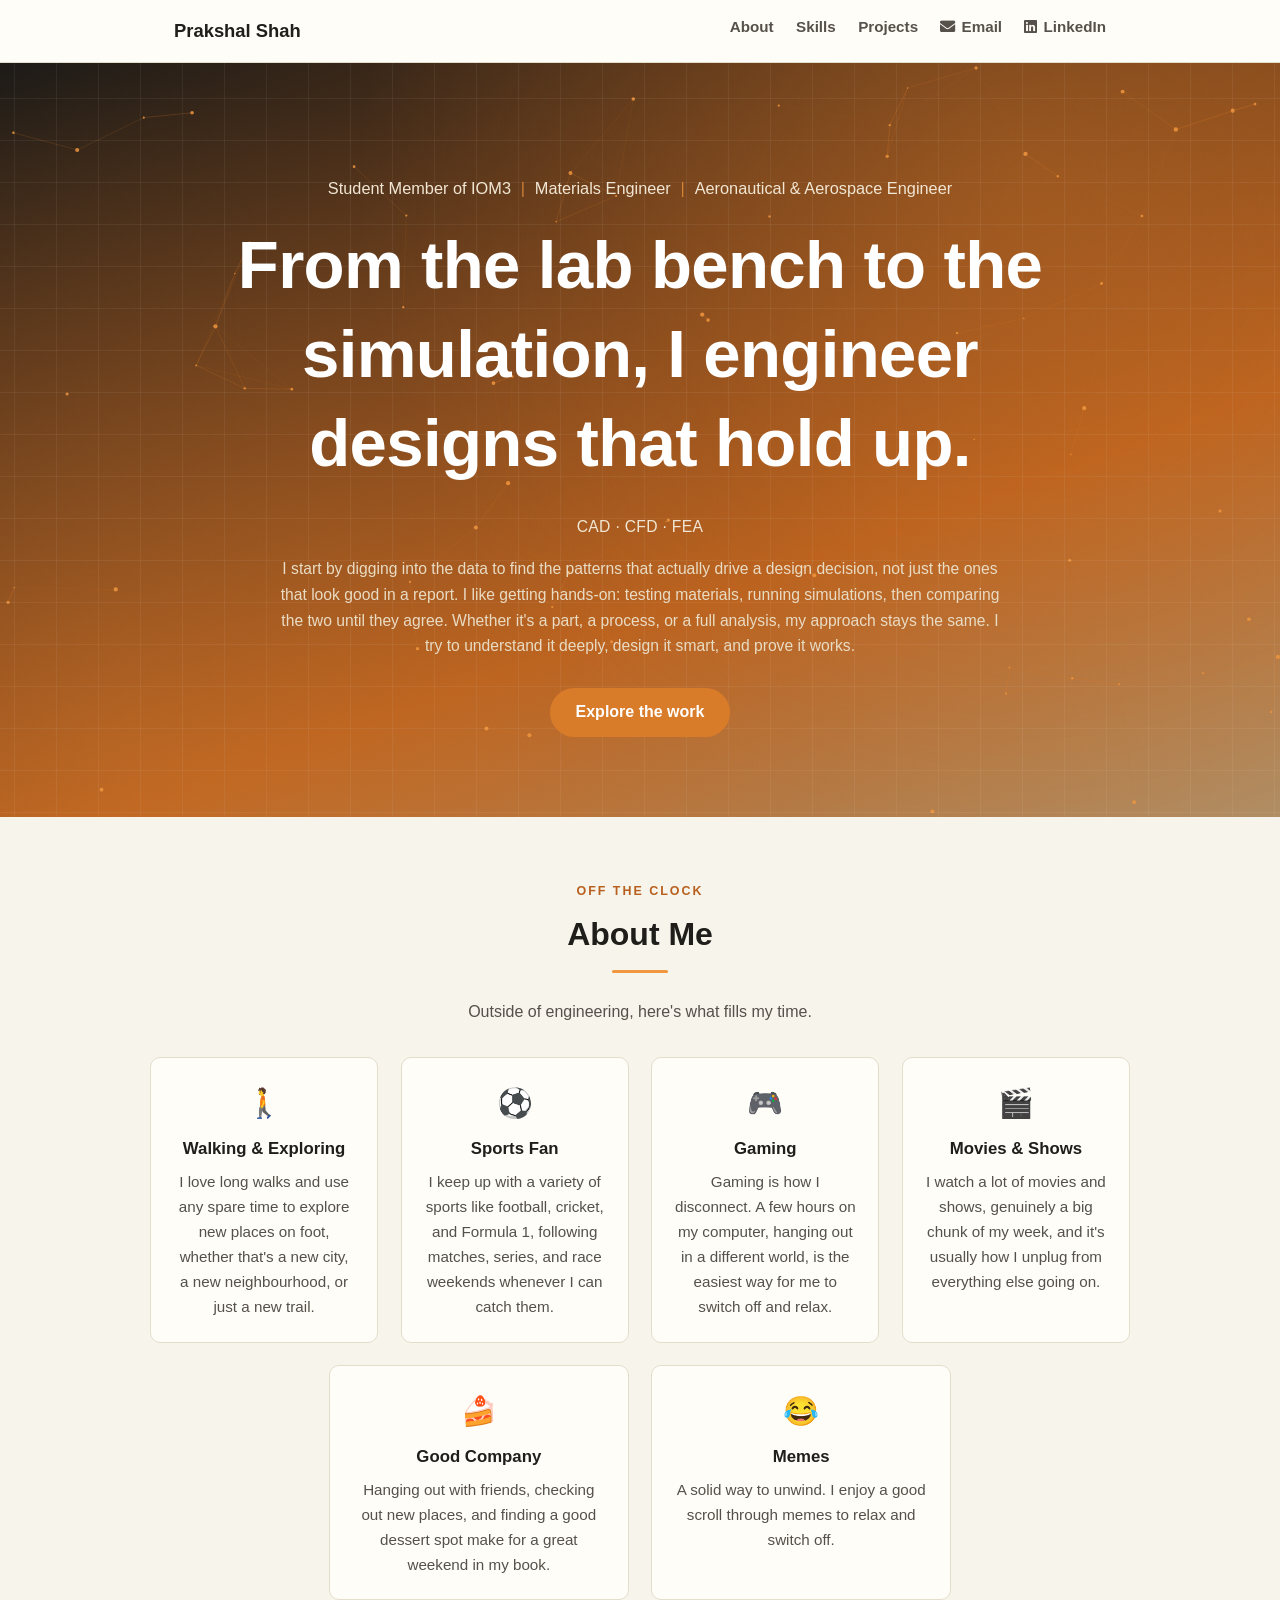
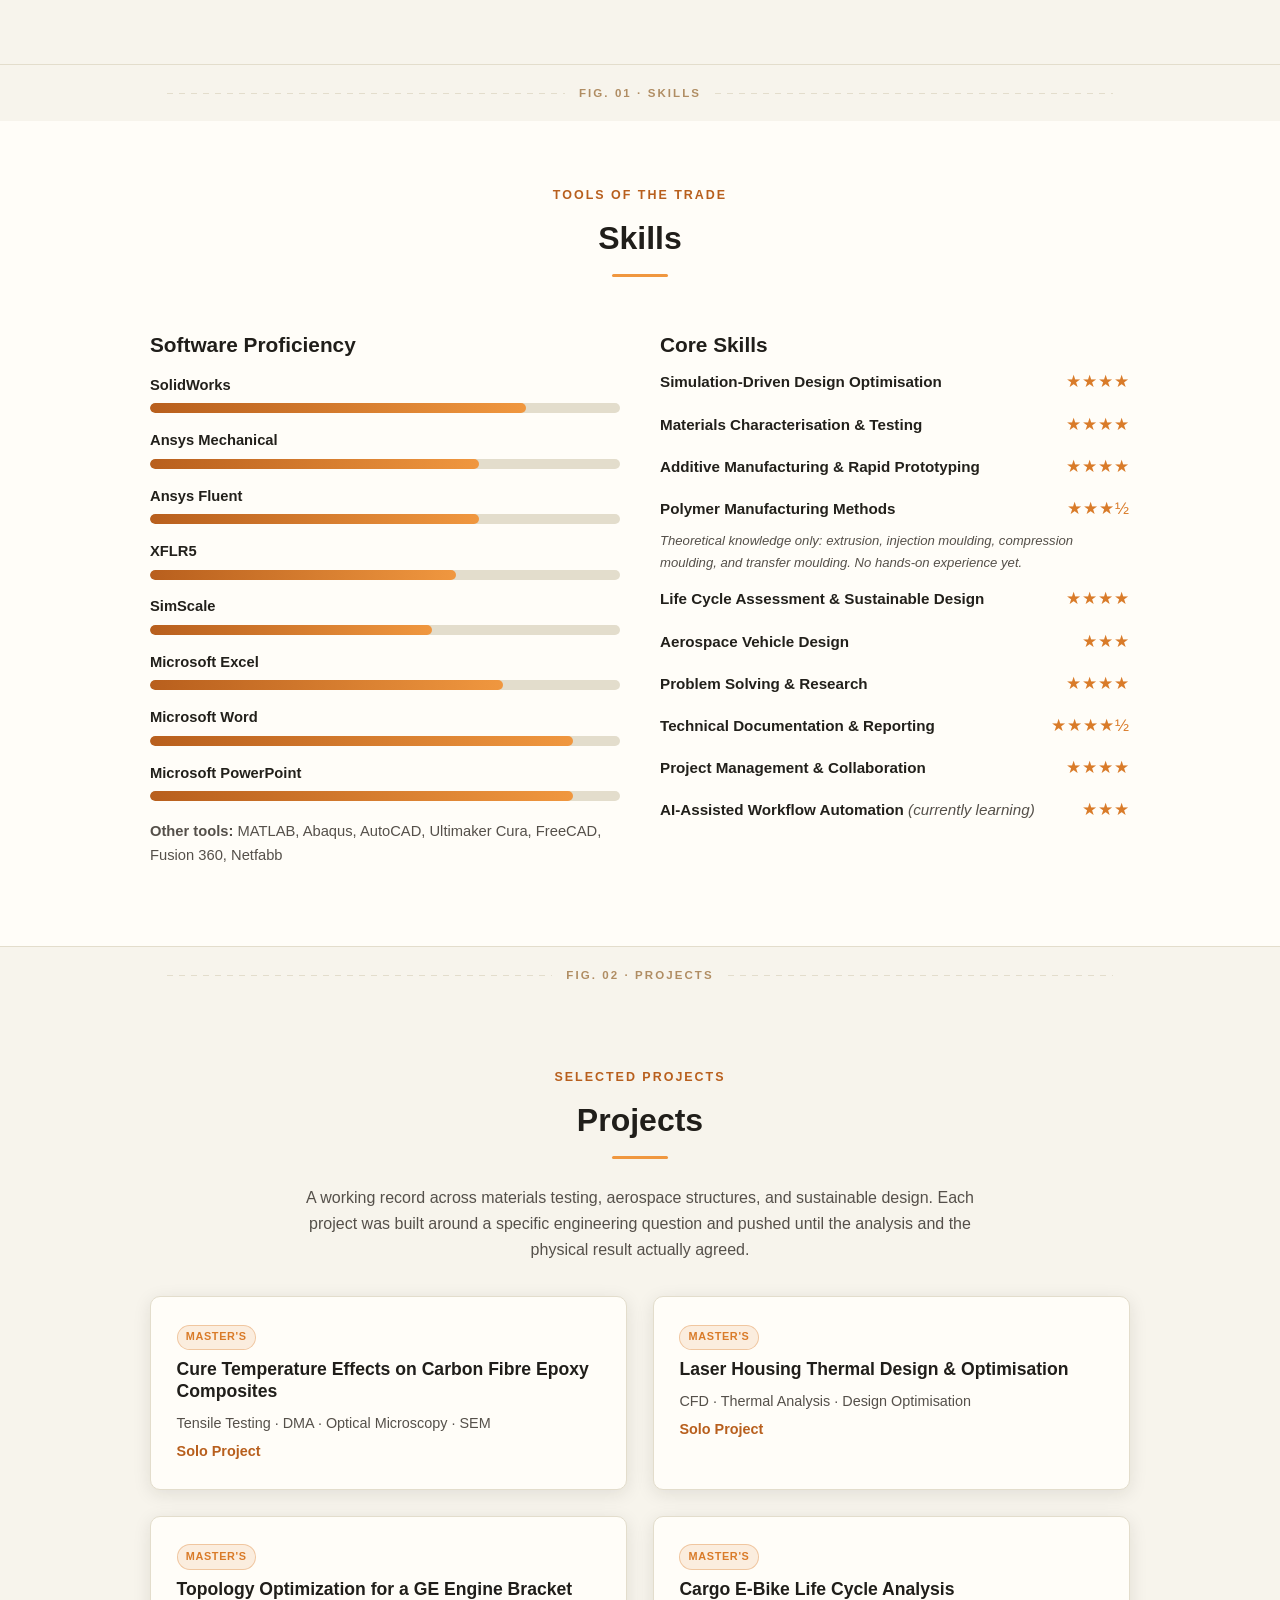
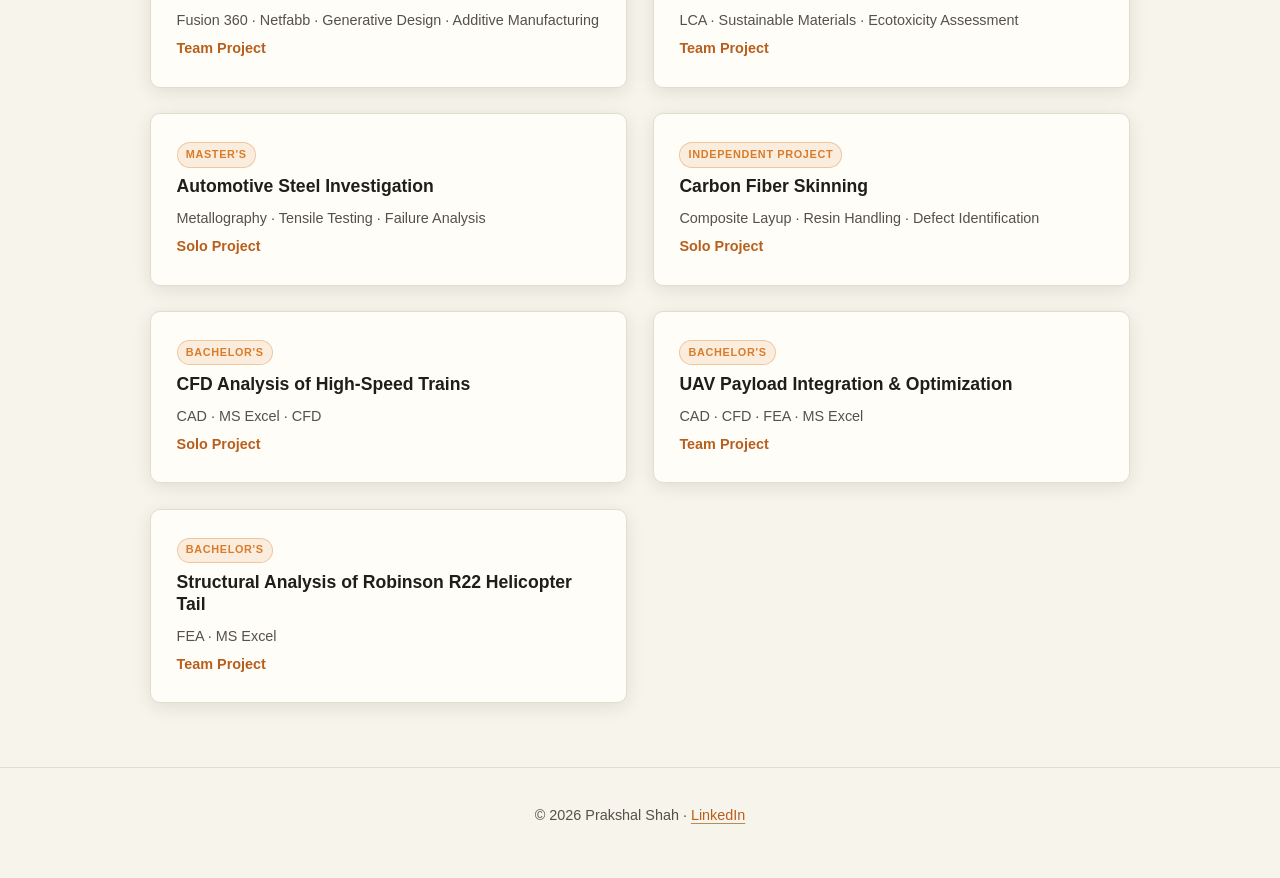
<file: index.html>
<!DOCTYPE html>
<html lang="en">
 
<head>
  <meta charset="utf-8" />
  <title>Prakshal Shah | Materials &amp; Design Engineer</title>
  <meta name="description" content="Prakshal Shah, Materials &amp; Aeronautical Engineering portfolio. CAD, CFD, and FEA design-engineering work spanning aerospace, automotive, and sustainable design." />
  <meta name="viewport" content="width=device-width, initial-scale=1" />
  <meta property="og:title" content="Prakshal Shah | Materials & Design Engineer" />
  <meta property="og:description" content="CAD / CFD / FEA engineering portfolio for aerospace, automotive, and sustainable design projects." />
  <meta property="og:type" content="website" />
  <link rel="stylesheet" href="assets/css/fontawesome-all.min.css" />
  <link rel="stylesheet" href="assets/css/style.css" />
</head>
 
<body>
  <a class="skip-link" href="#main">Skip to content</a>
  <div class="grain-overlay" aria-hidden="true"></div>
 
  <header id="header">
    <div class="header-inner">
      <a href="index.html" class="logo">Prakshal Shah</a>
      <nav id="nav" aria-label="Primary">
        <ul class="links">
          <li><a href="#about">About</a></li>
          <li><a href="#skills">Skills</a></li>
          <li><a href="#projects">Projects</a></li>
          <li>
            <a class="icon-link" href="mailto:prakshal196@gmail.com">
              <i class="fas fa-envelope" aria-hidden="true"></i>
              <span>Email</span>
            </a>
          </li>
          <li>
            <a class="icon-link" href="https://www.linkedin.com/in/prakshal-shah/" target="_blank" rel="noopener">
              <i class="fab fa-linkedin" aria-hidden="true"></i>
              <span>LinkedIn</span>
            </a>
          </li>
        </ul>
      </nav>
    </div>
  </header>
 
  <div id="intro">
    <div class="hero-canvas-wrap" aria-hidden="true">
      <div class="blueprint-grid" data-parallax></div>
      <canvas id="hero-canvas"></canvas>
    </div>
    <div class="hero-content">
      <p class="identity-line">
        <span>Student Member of IOM3</span><span class="sep">|</span><span>Materials Engineer</span><span class="sep">|</span><span>Aeronautical &amp; Aerospace Engineer</span>
      </p>
      <h1>
        <span class="word-mask"><span class="word" style="animation-delay:0ms;">From</span></span>
        <span class="word-mask"><span class="word" style="animation-delay:50ms;">the</span></span>
        <span class="word-mask"><span class="word" style="animation-delay:100ms;">lab</span></span>
        <span class="word-mask"><span class="word" style="animation-delay:150ms;">bench</span></span>
        <span class="word-mask"><span class="word" style="animation-delay:200ms;">to</span></span>
        <span class="word-mask"><span class="word" style="animation-delay:250ms;">the</span></span>
        <span class="word-mask"><span class="word" style="animation-delay:300ms;">simulation,</span></span>
        <span class="word-mask"><span class="word" style="animation-delay:350ms;">I</span></span>
        <span class="word-mask"><span class="word" style="animation-delay:400ms;">engineer</span></span>
        <span class="word-mask"><span class="word" style="animation-delay:450ms;">designs</span></span>
        <span class="word-mask"><span class="word" style="animation-delay:500ms;">that</span></span>
        <span class="word-mask"><span class="word" style="animation-delay:550ms;">hold</span></span>
        <span class="word-mask"><span class="word" style="animation-delay:600ms;">up.</span></span>
      </h1>
      <p class="tech-line">CAD · CFD · FEA</p>
      <p class="tagline">
        I start by digging into the data to find the patterns that actually drive a design
        decision, not just the ones that look good in a report. I like getting hands-on:
        testing materials, running simulations, then comparing the two until they agree.
        Whether it's a part, a process, or a full analysis, my approach stays the same.
        I try to understand it deeply, design it smart, and prove it works.
      </p>
      <a href="#about" class="button">Explore the work</a>
    </div>
  </div>
 
  <main id="main">
 
    <!-- About -->
    <section id="about">
      <div class="inner">
        <header class="major" data-reveal>
          <p class="kicker">Off the clock</p>
          <h2>About Me</h2>
        </header>
        <p class="lede" data-reveal>
          Outside of engineering, here's what fills my time.
        </p>
 
        <div class="about-grid">
          <div class="about-card" data-reveal style="transition-delay:0ms;">
            <span class="about-icon" aria-hidden="true">🚶</span>
            <h3>Walking &amp; Exploring</h3>
            <p>I love long walks and use any spare time to explore new places on foot, whether that's a new city, a new neighbourhood, or just a new trail.</p>
          </div>
          <div class="about-card" data-reveal style="transition-delay:70ms;">
            <span class="about-icon" aria-hidden="true">⚽</span>
            <h3>Sports Fan</h3>
            <p>I keep up with a variety of sports like football, cricket, and Formula 1, following matches, series, and race weekends whenever I can catch them.</p>
          </div>
          <div class="about-card" data-reveal style="transition-delay:140ms;">
            <span class="about-icon" aria-hidden="true">🎮</span>
            <h3>Gaming</h3>
            <p>Gaming is how I disconnect. A few hours on my computer, hanging out in a different world, is the easiest way for me to switch off and relax.</p>
          </div>
          <div class="about-card" data-reveal style="transition-delay:210ms;">
            <span class="about-icon" aria-hidden="true">🎬</span>
            <h3>Movies &amp; Shows</h3>
            <p>I watch a lot of movies and shows, genuinely a big chunk of my week, and it's usually how I unplug from everything else going on.</p>
          </div>
          <div class="about-card" data-reveal style="transition-delay:280ms;">
            <span class="about-icon" aria-hidden="true">🍰</span>
            <h3>Good Company</h3>
            <p>Hanging out with friends, checking out new places, and finding a good dessert spot make for a great weekend in my book.</p>
          </div>
          <div class="about-card" data-reveal style="transition-delay:350ms;">
            <span class="about-icon" aria-hidden="true">😂</span>
            <h3>Memes</h3>
            <p>A solid way to unwind. I enjoy a good scroll through memes to relax and switch off.</p>
          </div>
        </div>
      </div>
    </section>
 
    <div class="tech-divider" data-reveal>Fig. 01 · Skills</div>
 
    <!-- Skills -->
    <section id="skills">
      <div class="inner">
        <header class="major" data-reveal>
          <p class="kicker">Tools of the trade</p>
          <h2>Skills</h2>
        </header>
 
        <div class="skills-columns">
          <div data-reveal>
            <h3>Software Proficiency</h3>
 
            <label for="sw1">SolidWorks</label>
            <div class="progress-container" id="sw1">
              <div class="progress-bar" style="width: 80%;"></div>
            </div>

            <label for="sw2">Ansys Mechanical</label>
            <div class="progress-container" id="sw2">
              <div class="progress-bar" style="width: 70%;"></div>
            </div>

            <label for="sw3">Ansys Fluent</label>
            <div class="progress-container" id="sw3">
              <div class="progress-bar" style="width: 70%;"></div>
            </div>

            <label for="sw4">XFLR5</label>
            <div class="progress-container" id="sw4">
              <div class="progress-bar" style="width: 65%;"></div>
            </div>

            <label for="sw5">SimScale</label>
            <div class="progress-container" id="sw5">
              <div class="progress-bar" style="width: 60%;"></div>
            </div>

            <label for="sw6">Microsoft Excel</label>
            <div class="progress-container" id="sw6">
              <div class="progress-bar" style="width: 75%;"></div>
            </div>

            <label for="sw7">Microsoft Word</label>
            <div class="progress-container" id="sw7">
              <div class="progress-bar" style="width: 90%;"></div>
            </div>

            <label for="sw8">Microsoft PowerPoint</label>
            <div class="progress-container" id="sw8">
              <div class="progress-bar" style="width: 90%;"></div>
            </div>

            <p class="tools-note">
              <strong>Other tools:</strong> MATLAB, Abaqus, AutoCAD, Ultimaker Cura, FreeCAD, Fusion 360, Netfabb
            </p>
          </div>

          <div data-reveal style="transition-delay:120ms;">
            <h3>Core Skills</h3>

            <div class="skill-row">
              <strong>Simulation-Driven Design Optimisation</strong>
              <span class="stars" aria-label="4 out of 5">★★★★</span>
            </div>
            <div class="skill-row">
              <strong>Materials Characterisation &amp; Testing</strong>
              <span class="stars" aria-label="4 out of 5">★★★★</span>
            </div>
            <div class="skill-row">
              <strong>Additive Manufacturing &amp; Rapid Prototyping</strong>
              <span class="stars" aria-label="4 out of 5">★★★★</span>
            </div>
            <div class="skill-row">
              <strong>Polymer Manufacturing Methods</strong>
              <span class="stars" aria-label="3.5 out of 5">★★★½</span>
            </div>
            <p class="skill-subnote">Theoretical knowledge only: extrusion, injection moulding, compression moulding, and transfer moulding. No hands-on experience yet.</p>
            <div class="skill-row">
              <strong>Life Cycle Assessment &amp; Sustainable Design</strong>
              <span class="stars" aria-label="4 out of 5">★★★★</span>
            </div>
            <div class="skill-row">
              <strong>Aerospace Vehicle Design</strong>
              <span class="stars" aria-label="3 out of 5">★★★</span>
            </div>
            <div class="skill-row">
              <strong>Problem Solving &amp; Research</strong>
              <span class="stars" aria-label="4 out of 5">★★★★</span>
            </div>
            <div class="skill-row">
              <strong>Technical Documentation &amp; Reporting</strong>
              <span class="stars" aria-label="4.5 out of 5">★★★★½</span>
            </div>
            <div class="skill-row">
              <strong>Project Management &amp; Collaboration</strong>
              <span class="stars" aria-label="4 out of 5">★★★★</span>
            </div>
            <div class="skill-row">
              <strong>AI-Assisted Workflow Automation <span style="font-weight:400; font-style:italic; color:var(--slate);">(currently learning)</span></strong>
              <span class="stars" aria-label="3 out of 5">★★★</span>
            </div>
          </div>
        </div>
      </div>
    </section>
 
    <div class="tech-divider" data-reveal>Fig. 02 · Projects</div>
 
    <!-- Projects -->
    <section id="projects">
      <div class="inner">
        <header class="major" data-reveal>
          <p class="kicker">Selected projects</p>
          <h2>Projects</h2>
        </header>
        <p class="lede" data-reveal>
          A working record across materials testing, aerospace structures, and sustainable
          design. Each project was built around a specific engineering question and pushed
          until the analysis and the physical result actually agreed.
        </p>
 
        <div class="project-grid">

          <a href="pages/composite-cure-temperature.html" class="project-card" data-reveal style="transition-delay:0ms;">
            <span class="level-badge">Master's</span>
            <h3>Cure Temperature Effects on Carbon Fibre Epoxy Composites</h3>
            <p class="tagline">Tensile Testing · DMA · Optical Microscopy · SEM<span class="kind">Solo Project</span></p>
          </a>

          <a href="pages/laser-housing-thermal.html" class="project-card" data-reveal style="transition-delay:60ms;">
            <span class="level-badge">Master's</span>
            <h3>Laser Housing Thermal Design &amp; Optimisation</h3>
            <p class="tagline">CFD · Thermal Analysis · Design Optimisation<span class="kind">Solo Project</span></p>
          </a>

          <a href="pages/topology-optimization.html" class="project-card" data-reveal style="transition-delay:120ms;">
            <span class="level-badge">Master's</span>
            <h3>Topology Optimization for a GE Engine Bracket</h3>
            <p class="tagline">Fusion 360 · Netfabb · Generative Design · Additive Manufacturing<span class="kind">Team Project</span></p>
          </a>

          <a href="pages/cargo-ebike-lca.html" class="project-card" data-reveal style="transition-delay:180ms;">
            <span class="level-badge">Master's</span>
            <h3>Cargo E-Bike Life Cycle Analysis</h3>
            <p class="tagline">LCA · Sustainable Materials · Ecotoxicity Assessment<span class="kind">Team Project</span></p>
          </a>

          <a href="pages/automotive-steel.html" class="project-card" data-reveal style="transition-delay:240ms;">
            <span class="level-badge">Master's</span>
            <h3>Automotive Steel Investigation</h3>
            <p class="tagline">Metallography · Tensile Testing · Failure Analysis<span class="kind">Solo Project</span></p>
          </a>

          <a href="pages/carbon-fiber.html" class="project-card" data-reveal style="transition-delay:300ms;">
            <span class="level-badge">Independent Project</span>
            <h3>Carbon Fiber Skinning</h3>
            <p class="tagline">Composite Layup · Resin Handling · Defect Identification<span class="kind">Solo Project</span></p>
          </a>

          <a href="pages/train.html" class="project-card" data-reveal style="transition-delay:360ms;">
            <span class="level-badge">Bachelor's</span>
            <h3>CFD Analysis of High-Speed Trains</h3>
            <p class="tagline">CAD · MS Excel · CFD<span class="kind">Solo Project</span></p>
          </a>

          <a href="pages/uav-team-project.html" class="project-card" data-reveal style="transition-delay:420ms;">
            <span class="level-badge">Bachelor's</span>
            <h3>UAV Payload Integration &amp; Optimization</h3>
            <p class="tagline">CAD · CFD · FEA · MS Excel<span class="kind">Team Project</span></p>
          </a>

          <a href="pages/r22-helicopter-tail.html" class="project-card" data-reveal style="transition-delay:480ms;">
            <span class="level-badge">Bachelor's</span>
            <h3>Structural Analysis of Robinson R22 Helicopter Tail</h3>
            <p class="tagline">FEA · MS Excel<span class="kind">Team Project</span></p>
          </a>

        </div>
      </div>
    </section>
 
  </main>
 
  <footer id="footer">
    <p>&copy; 2026 Prakshal Shah · <a href="https://www.linkedin.com/in/prakshal-shah/" target="_blank" rel="noopener">LinkedIn</a></p>
  </footer>
 
  <script src="assets/js/site.js" defer></script>
</body>
 
</html>
</file>
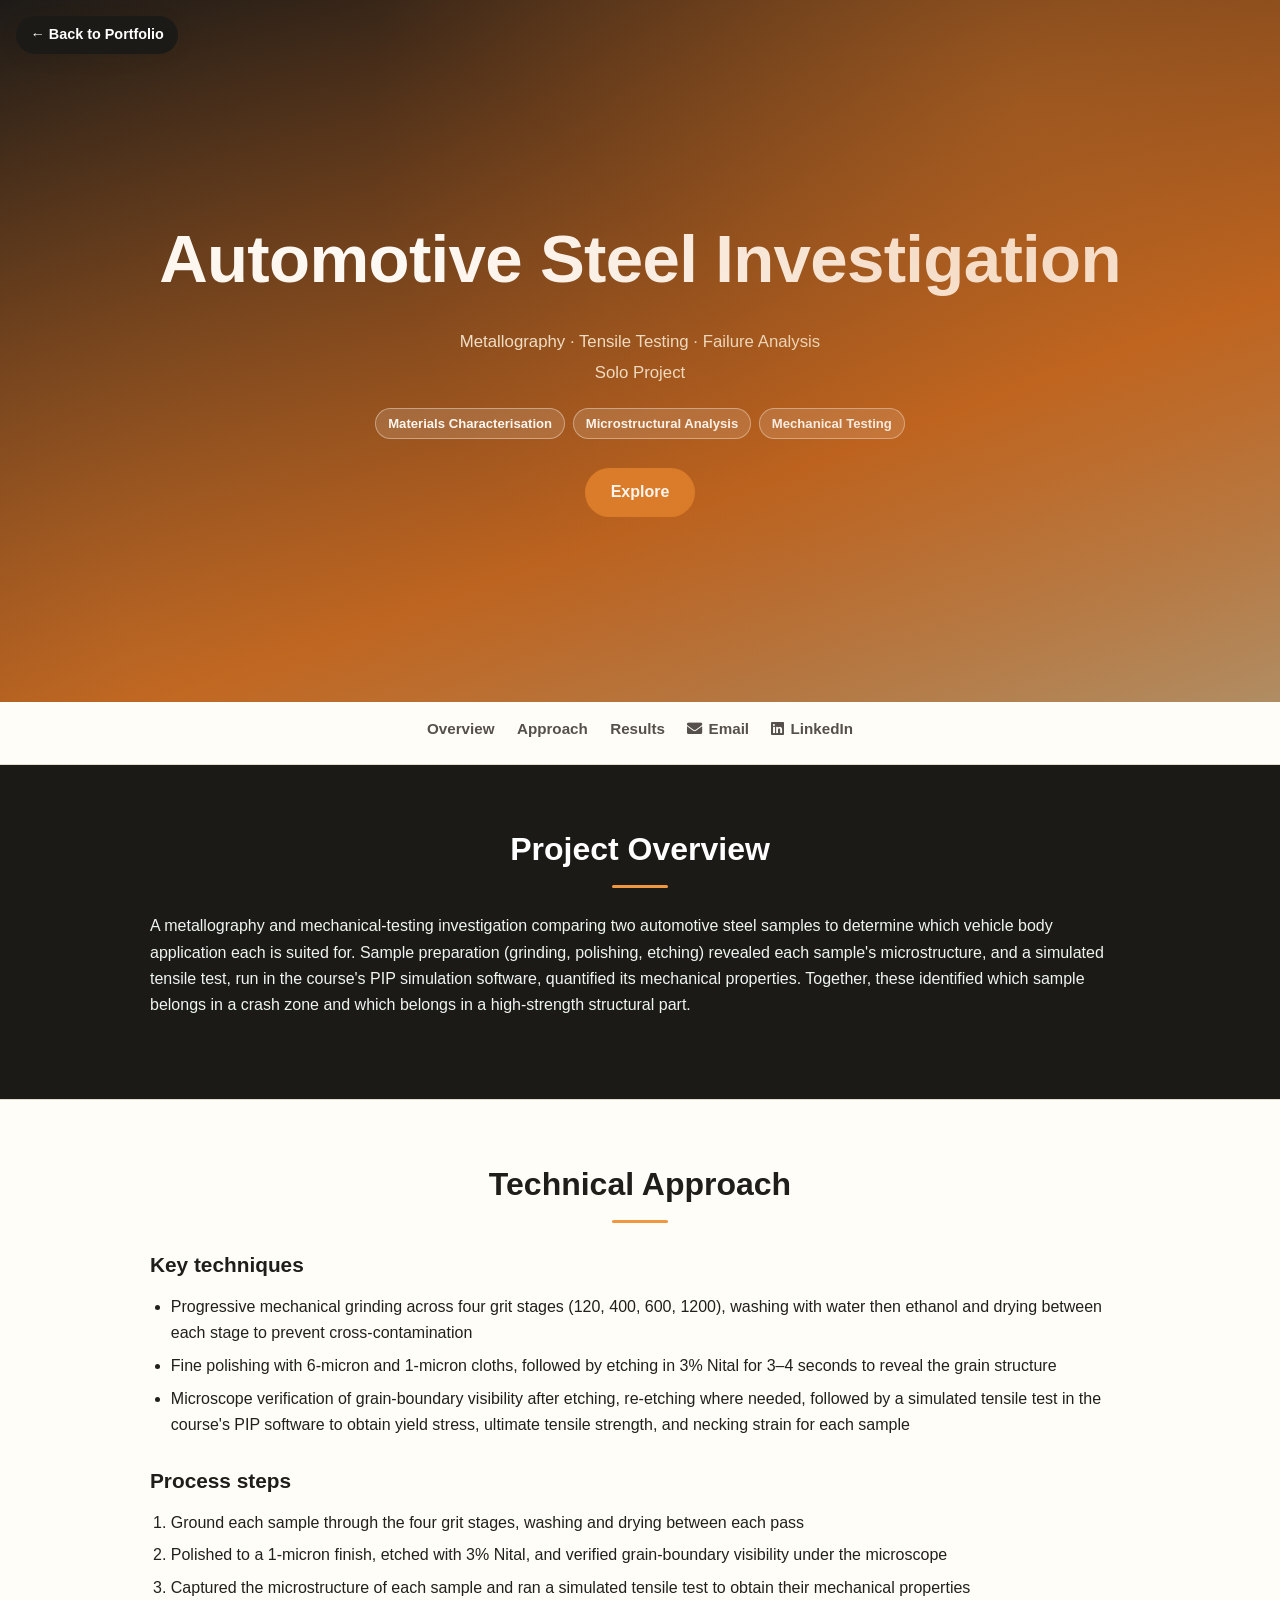
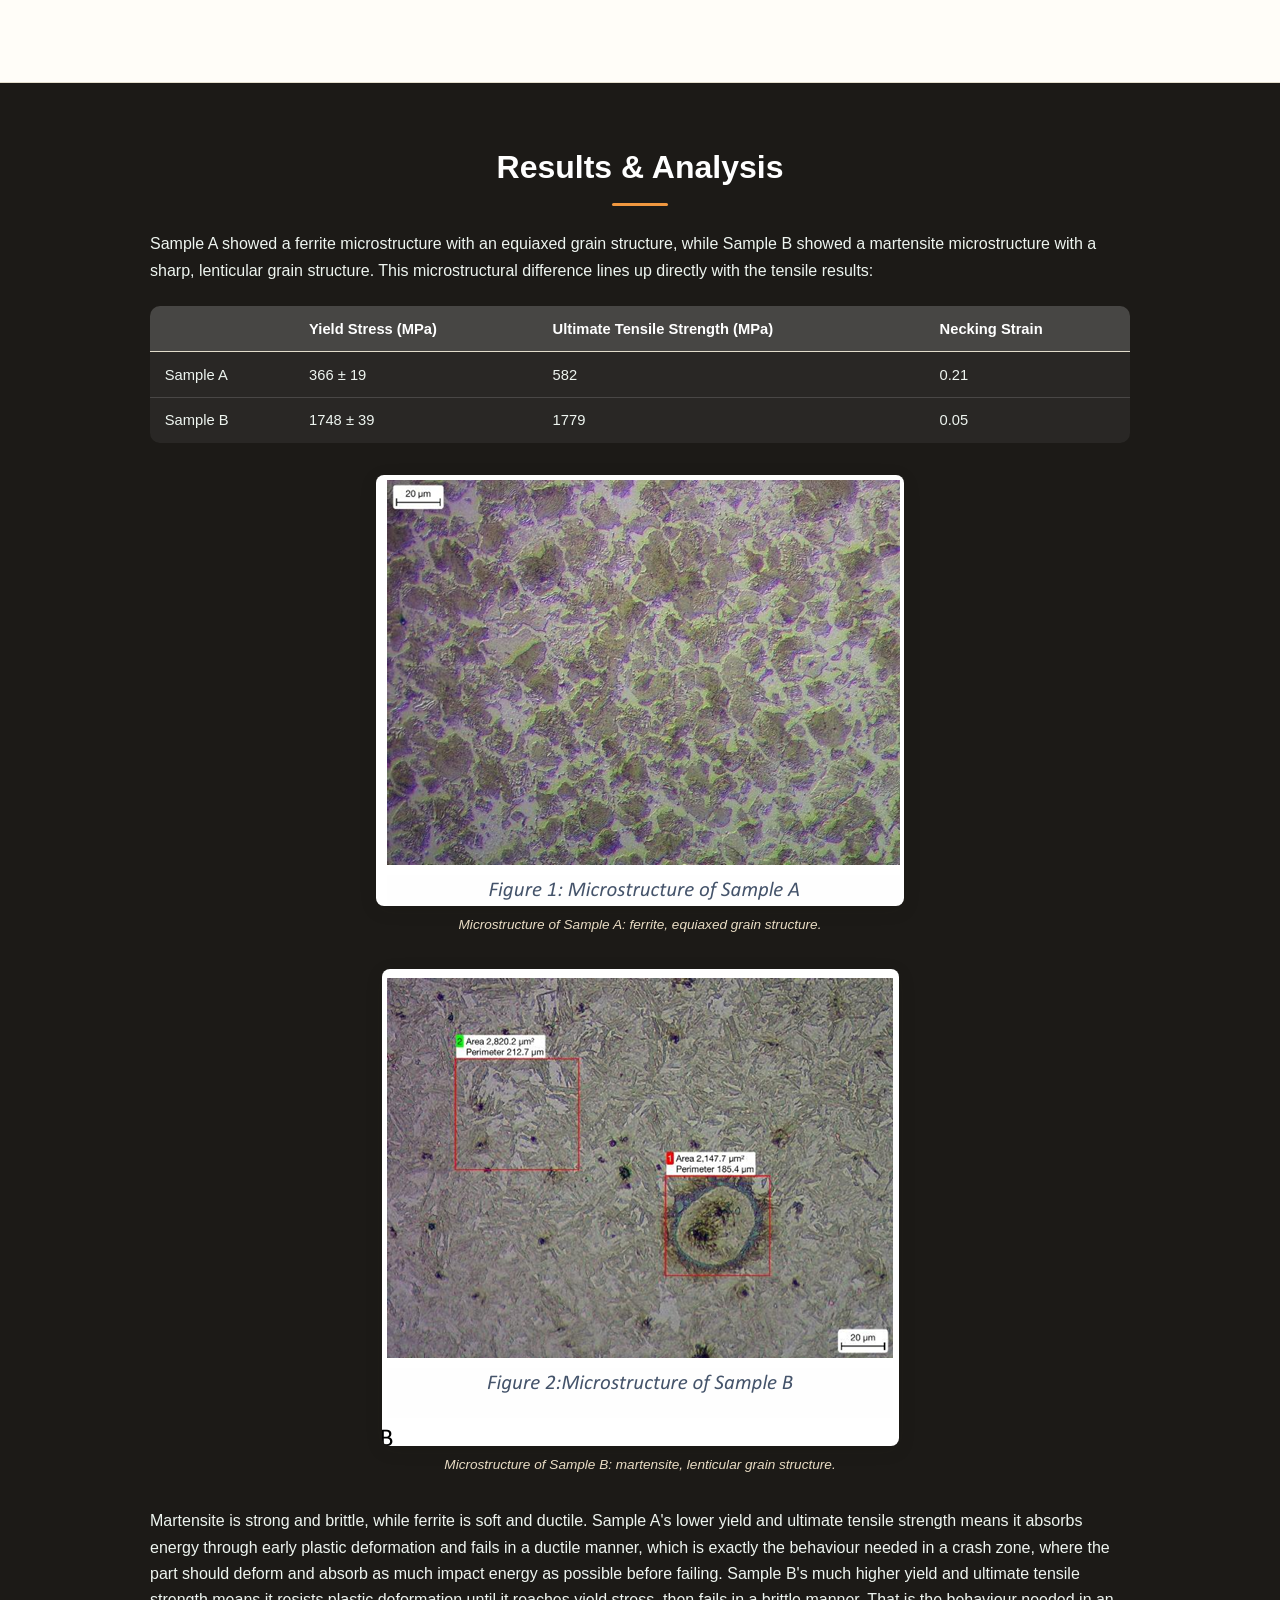
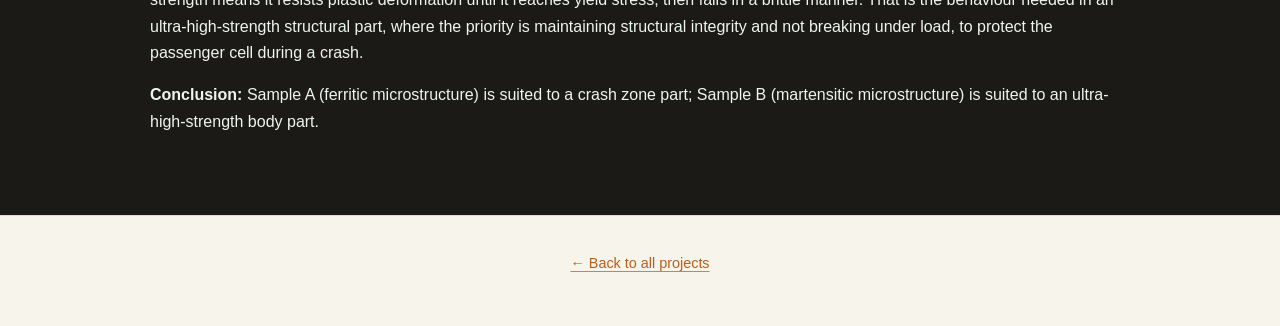
<file: pages/automotive-steel.html>
<!DOCTYPE html>
<html lang="en">

<head>
  <meta charset="utf-8" />
  <title>Automotive Steel Investigation | Prakshal Shah</title>
  <meta name="viewport" content="width=device-width, initial-scale=1" />
  <link rel="stylesheet" href="../assets/css/fontawesome-all.min.css" />
  <link rel="stylesheet" href="../assets/css/style.css" />
</head>

<body>
  <a href="../index.html#projects" class="back-button">&larr; Back to Portfolio</a>

  <div id="intro">
    <h1>Automotive Steel Investigation</h1>
    <div class="intro-subtitle">
      <p>Metallography · Tensile Testing · Failure Analysis</p>
      <p>Solo Project</p>
    </div>
    <div class="tech-tags">
      <span class="tech-tag">Materials Characterisation</span>
      <span class="tech-tag">Microstructural Analysis</span>
      <span class="tech-tag">Mechanical Testing</span>
    </div>
    <a href="#overview" class="button">Explore</a>
  </div>

  <header id="header">
    <div class="header-inner project-nav">
      <nav id="nav" aria-label="Primary">
        <ul class="links">
          <li><a href="#overview">Overview</a></li>
          <li><a href="#approach">Approach</a></li>
          <li><a href="#results">Results</a></li>
          <li>
            <a class="icon-link" href="mailto:prakshal196@gmail.com">
              <i class="fas fa-envelope" aria-hidden="true"></i>
              <span>Email</span>
            </a>
          </li>
          <li>
            <a class="icon-link" href="https://www.linkedin.com/in/prakshal-shah/" target="_blank" rel="noopener">
              <i class="fab fa-linkedin" aria-hidden="true"></i>
              <span>LinkedIn</span>
            </a>
          </li>
        </ul>
      </nav>
    </div>
  </header>

  <main id="main">

    <section id="overview" class="panel-tinted">
      <div class="inner">
        <header class="major"><h2>Project Overview</h2></header>
        <p>
          A metallography and mechanical-testing investigation comparing two automotive steel
          samples to determine which vehicle body application each is suited for. Sample
          preparation (grinding, polishing, etching) revealed each sample's microstructure, and a
          simulated tensile test, run in the course's PIP simulation software, quantified its
          mechanical properties. Together, these identified which sample belongs in a crash
          zone and which belongs in a high-strength structural part.
        </p>
      </div>
    </section>

    <section id="approach">
      <div class="inner">
        <header class="major"><h2>Technical Approach</h2></header>

        <h3>Key techniques</h3>
        <ul>
          <li>Progressive mechanical grinding across four grit stages (120, 400, 600, 1200),
            washing with water then ethanol and drying between each stage to prevent
            cross-contamination</li>
          <li>Fine polishing with 6-micron and 1-micron cloths, followed by etching in 3% Nital
            for 3–4 seconds to reveal the grain structure</li>
          <li>Microscope verification of grain-boundary visibility after etching, re-etching where
            needed, followed by a simulated tensile test in the course's PIP software to obtain
            yield stress, ultimate tensile strength, and necking strain for each sample</li>
        </ul>

        <h3>Process steps</h3>
        <ol>
          <li>Ground each sample through the four grit stages, washing and drying between each
            pass</li>
          <li>Polished to a 1-micron finish, etched with 3% Nital, and verified grain-boundary
            visibility under the microscope</li>
          <li>Captured the microstructure of each sample and ran a simulated tensile test to
            obtain their mechanical properties</li>
        </ol>
      </div>
    </section>

    <section id="results" class="panel-tinted">
      <div class="inner">
        <header class="major"><h2>Results &amp; Analysis</h2></header>

        <p>
          Sample A showed a ferrite microstructure with an equiaxed grain structure, while Sample
          B showed a martensite microstructure with a sharp, lenticular grain structure. This
          microstructural difference lines up directly with the tensile results:
        </p>

        <table class="data-table">
          <thead>
            <tr>
              <th></th>
              <th>Yield Stress (MPa)</th>
              <th>Ultimate Tensile Strength (MPa)</th>
              <th>Necking Strain</th>
            </tr>
          </thead>
          <tbody>
            <tr>
              <td>Sample A</td>
              <td>366 ± 19</td>
              <td>582</td>
              <td>0.21</td>
            </tr>
            <tr>
              <td>Sample B</td>
              <td>1748 ± 39</td>
              <td>1779</td>
              <td>0.05</td>
            </tr>
          </tbody>
        </table>

        <figure class="project-figure">
          <img src="images/automotive-steel/microstructure-sample-a.png" alt="Microstructure of Sample A, ferrite equiaxed grain structure" loading="lazy" />
          <figcaption>Microstructure of Sample A: ferrite, equiaxed grain structure.</figcaption>
        </figure>
        <figure class="project-figure">
          <img src="images/automotive-steel/microstructure-sample-b.png" alt="Microstructure of Sample B, martensite lenticular grain structure" loading="lazy" />
          <figcaption>Microstructure of Sample B: martensite, lenticular grain structure.</figcaption>
        </figure>

        <p>
          Martensite is strong and brittle, while ferrite is soft and ductile. Sample A's lower
          yield and ultimate tensile strength means it absorbs energy through early plastic
          deformation and fails in a ductile manner, which is exactly the behaviour needed in a
          crash zone, where the part should deform and absorb as much impact energy as possible
          before failing. Sample B's much higher yield and ultimate tensile strength means it
          resists plastic deformation until it reaches yield stress, then fails in a brittle
          manner. That is the behaviour needed in an ultra-high-strength structural part, where the priority is
          maintaining structural integrity and not breaking under load, to protect the passenger
          cell during a crash.
        </p>
        <p>
          <strong>Conclusion:</strong> Sample A (ferritic microstructure) is suited to a crash
          zone part; Sample B (martensitic microstructure) is suited to an ultra-high-strength
          body part.
        </p>
      </div>
    </section>

  </main>

  <footer id="footer">
    <p><a href="../index.html#projects">&larr; Back to all projects</a></p>
  </footer>

</body>

</html>
</file>
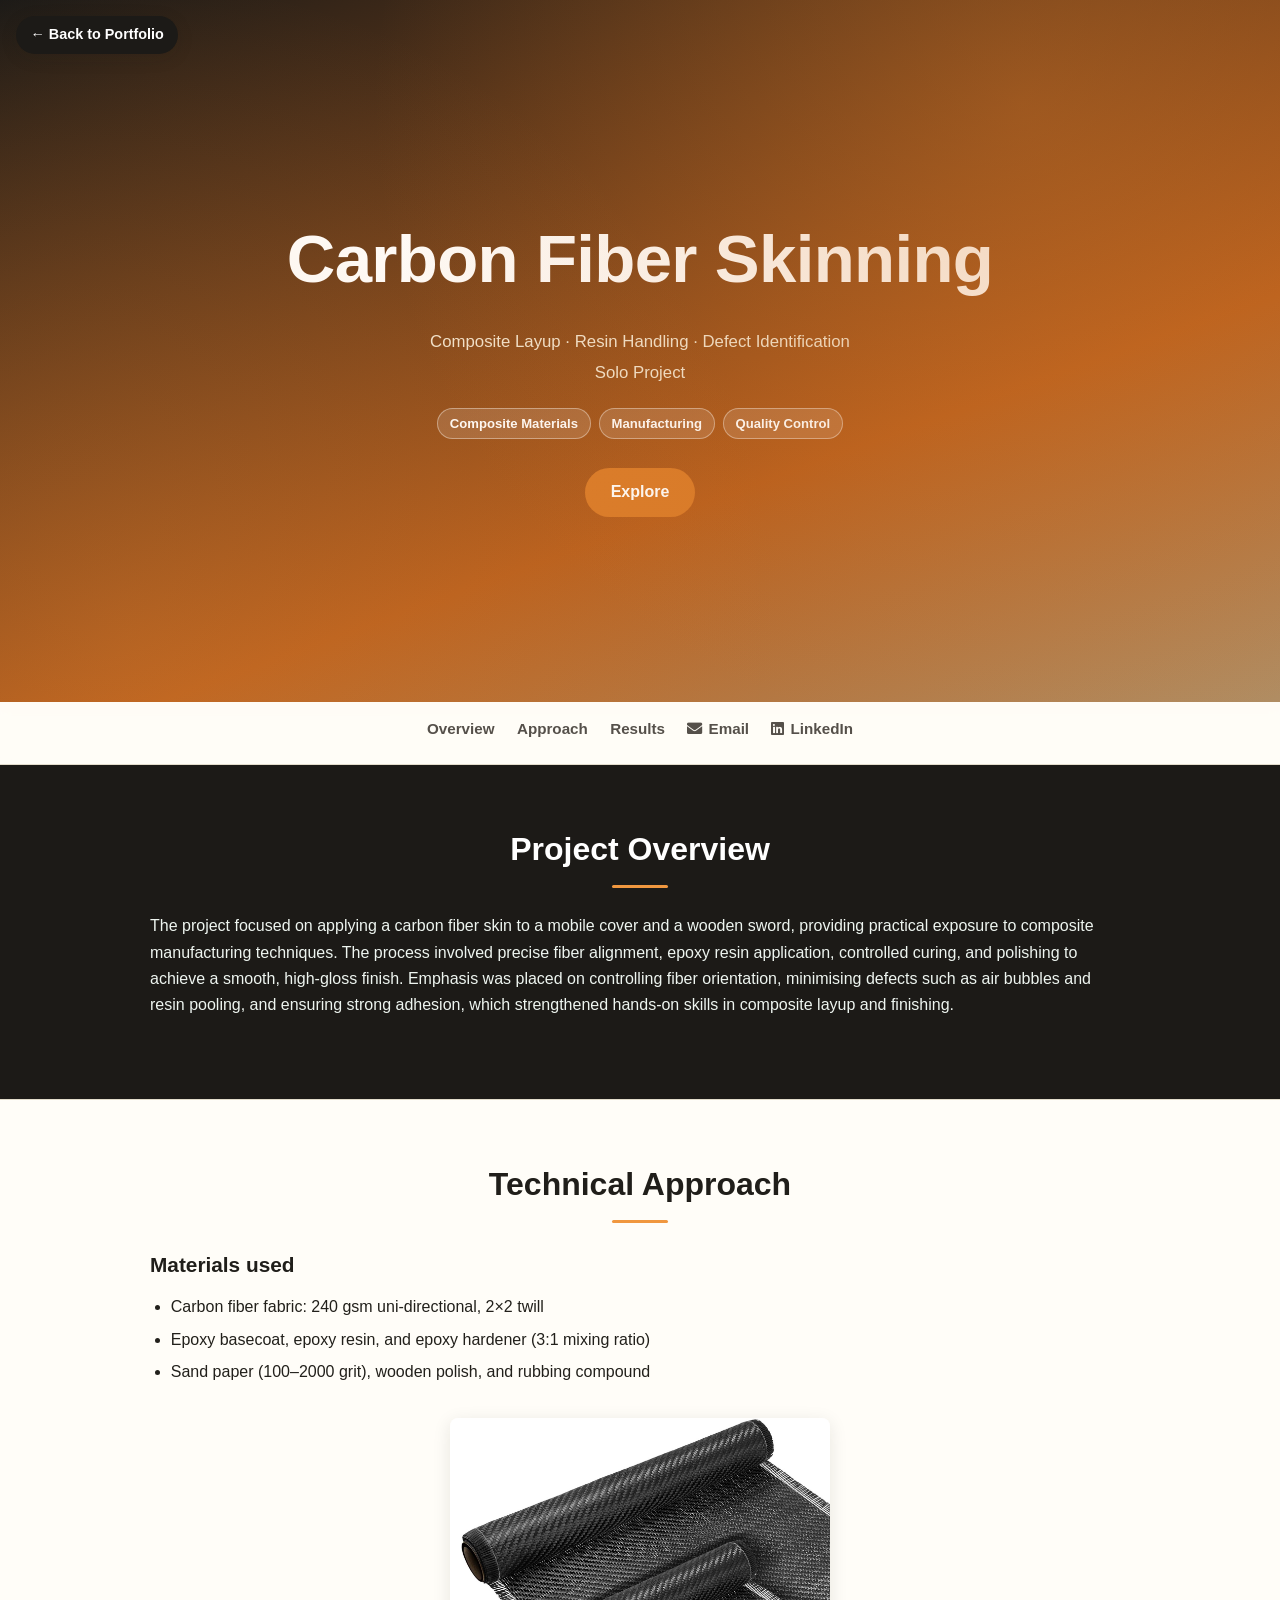
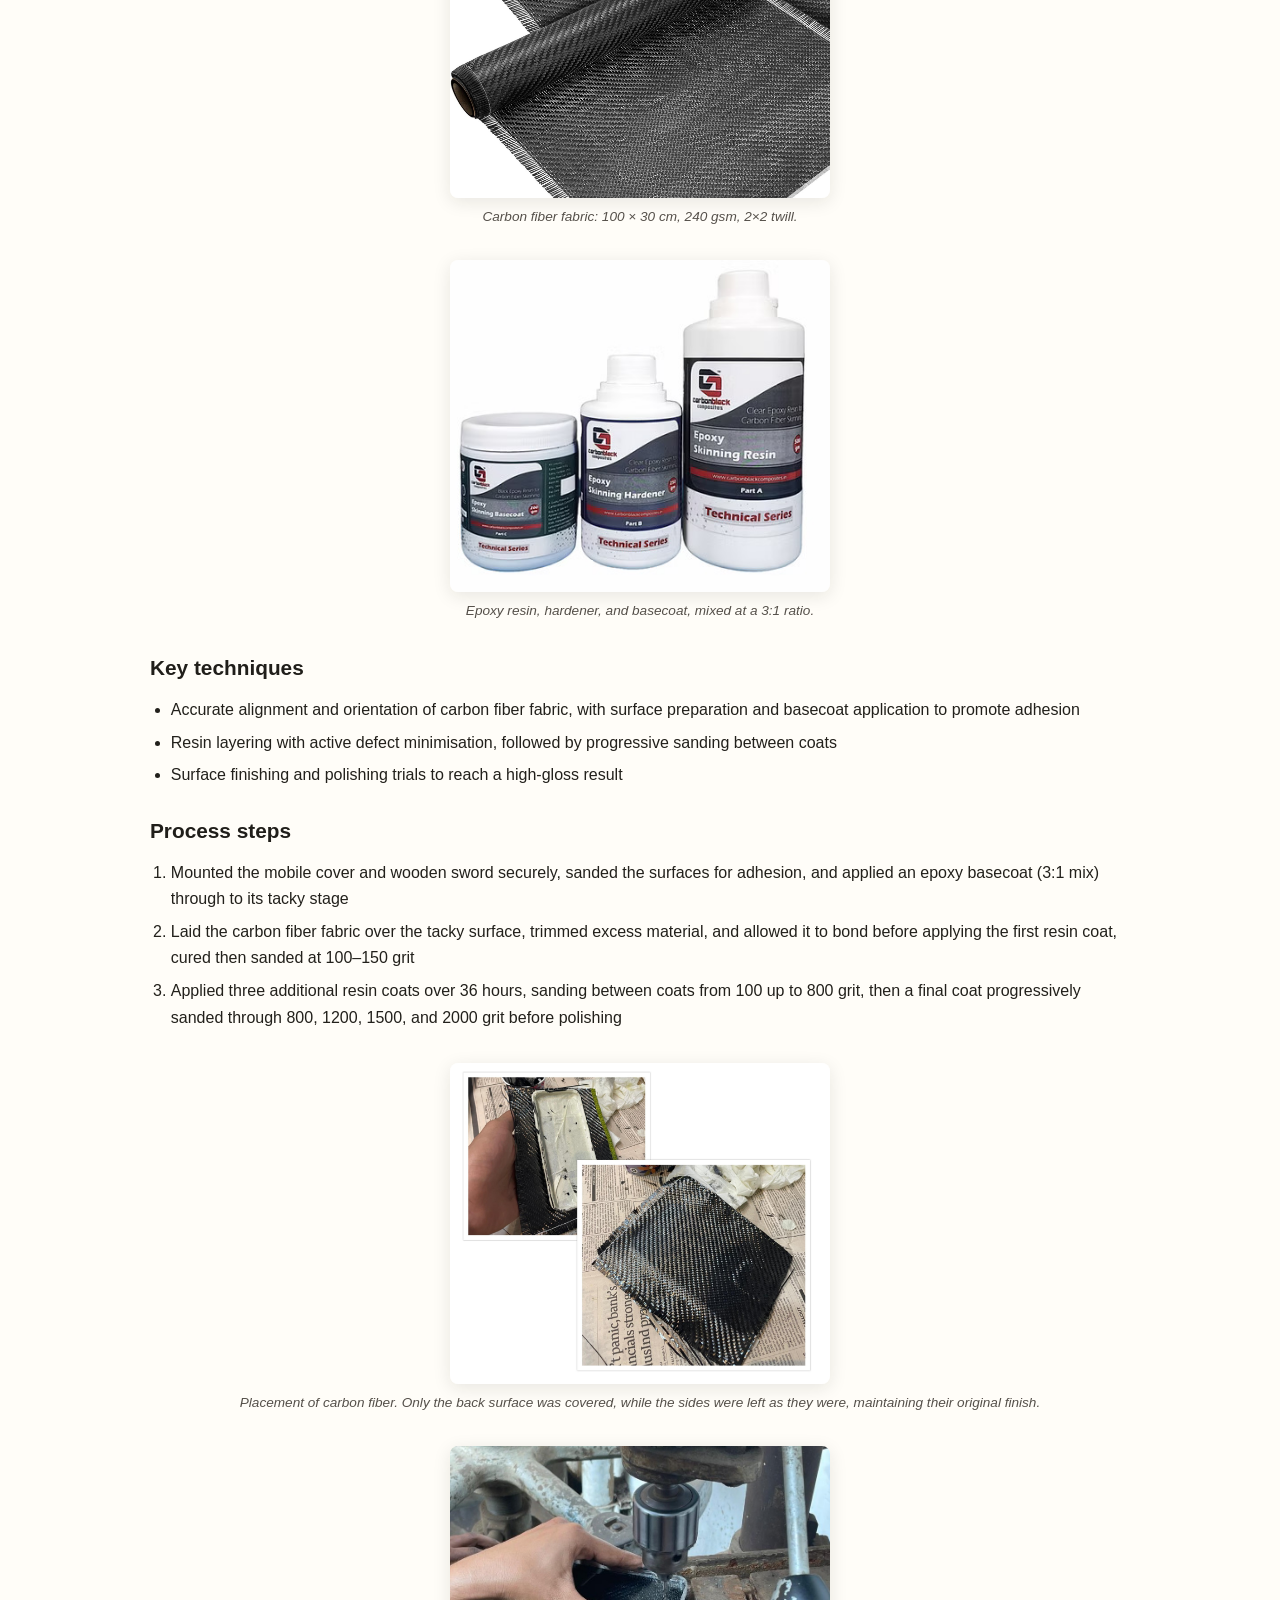
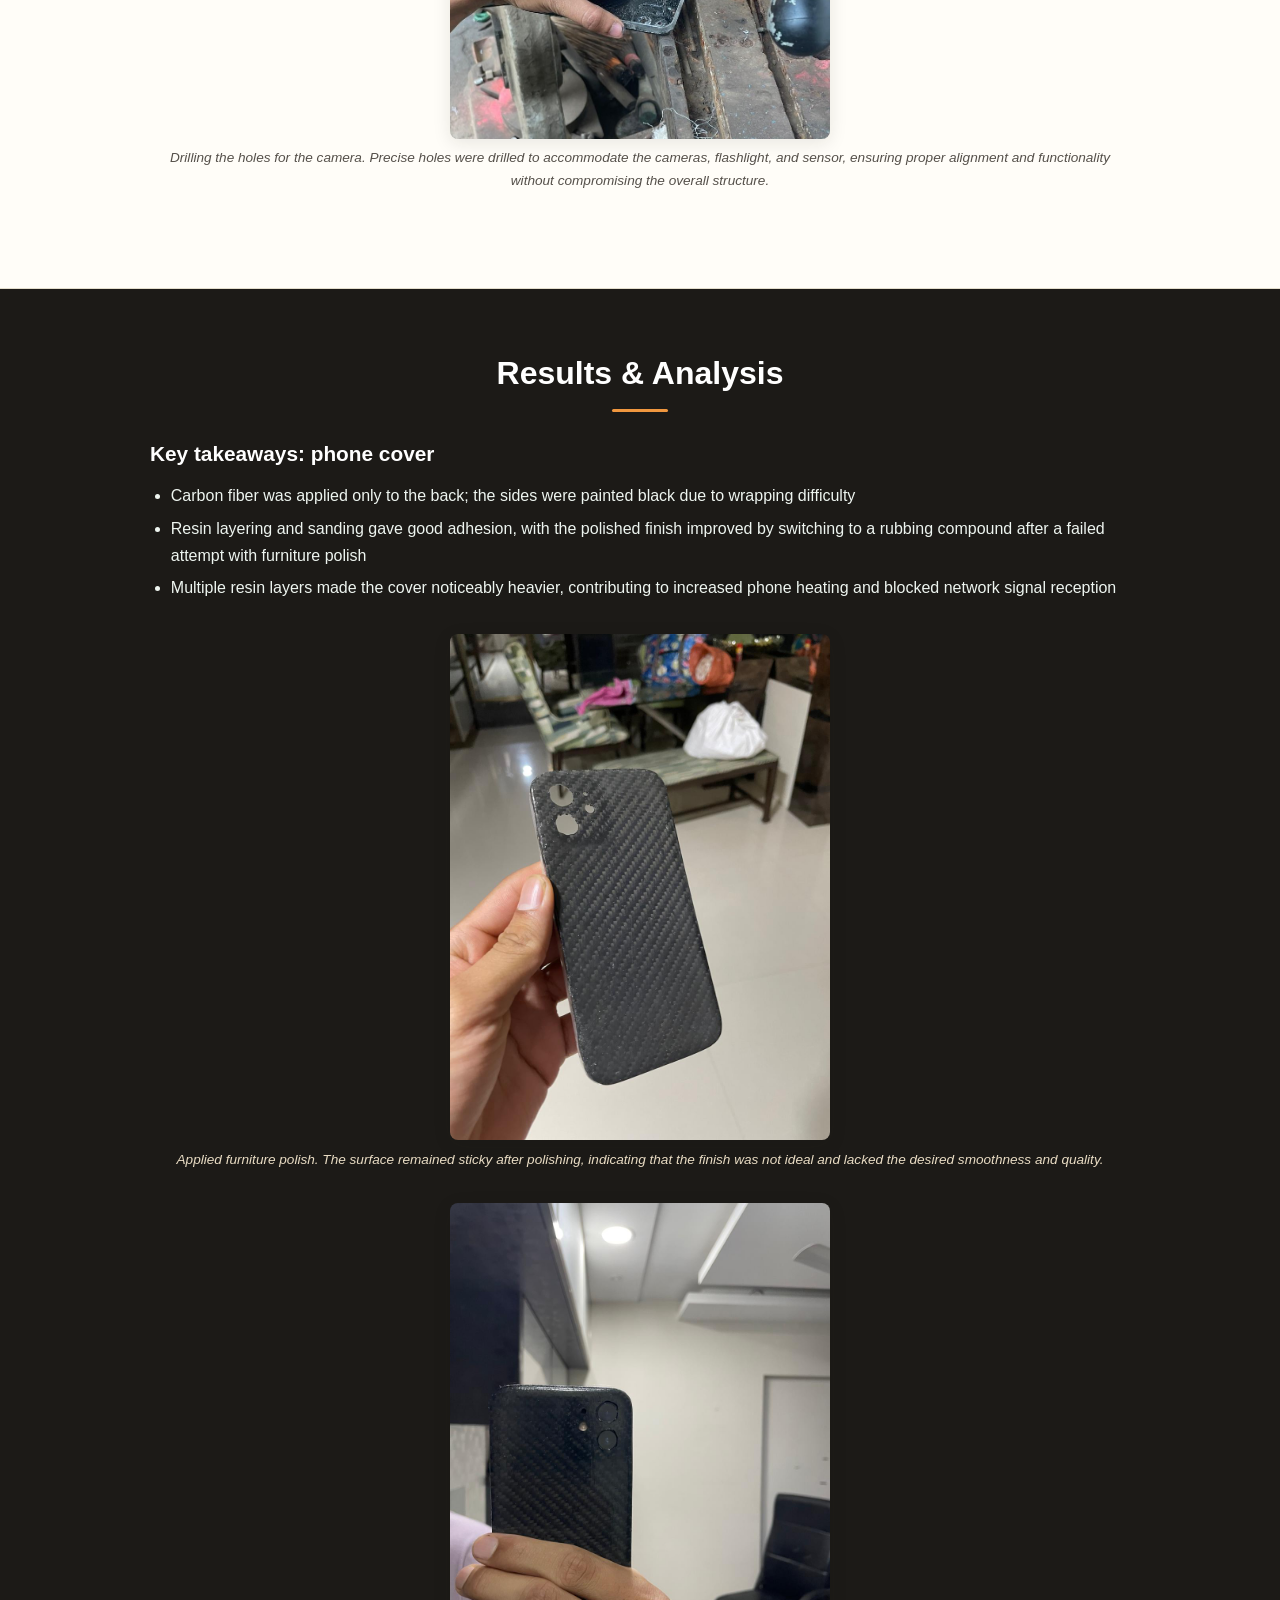
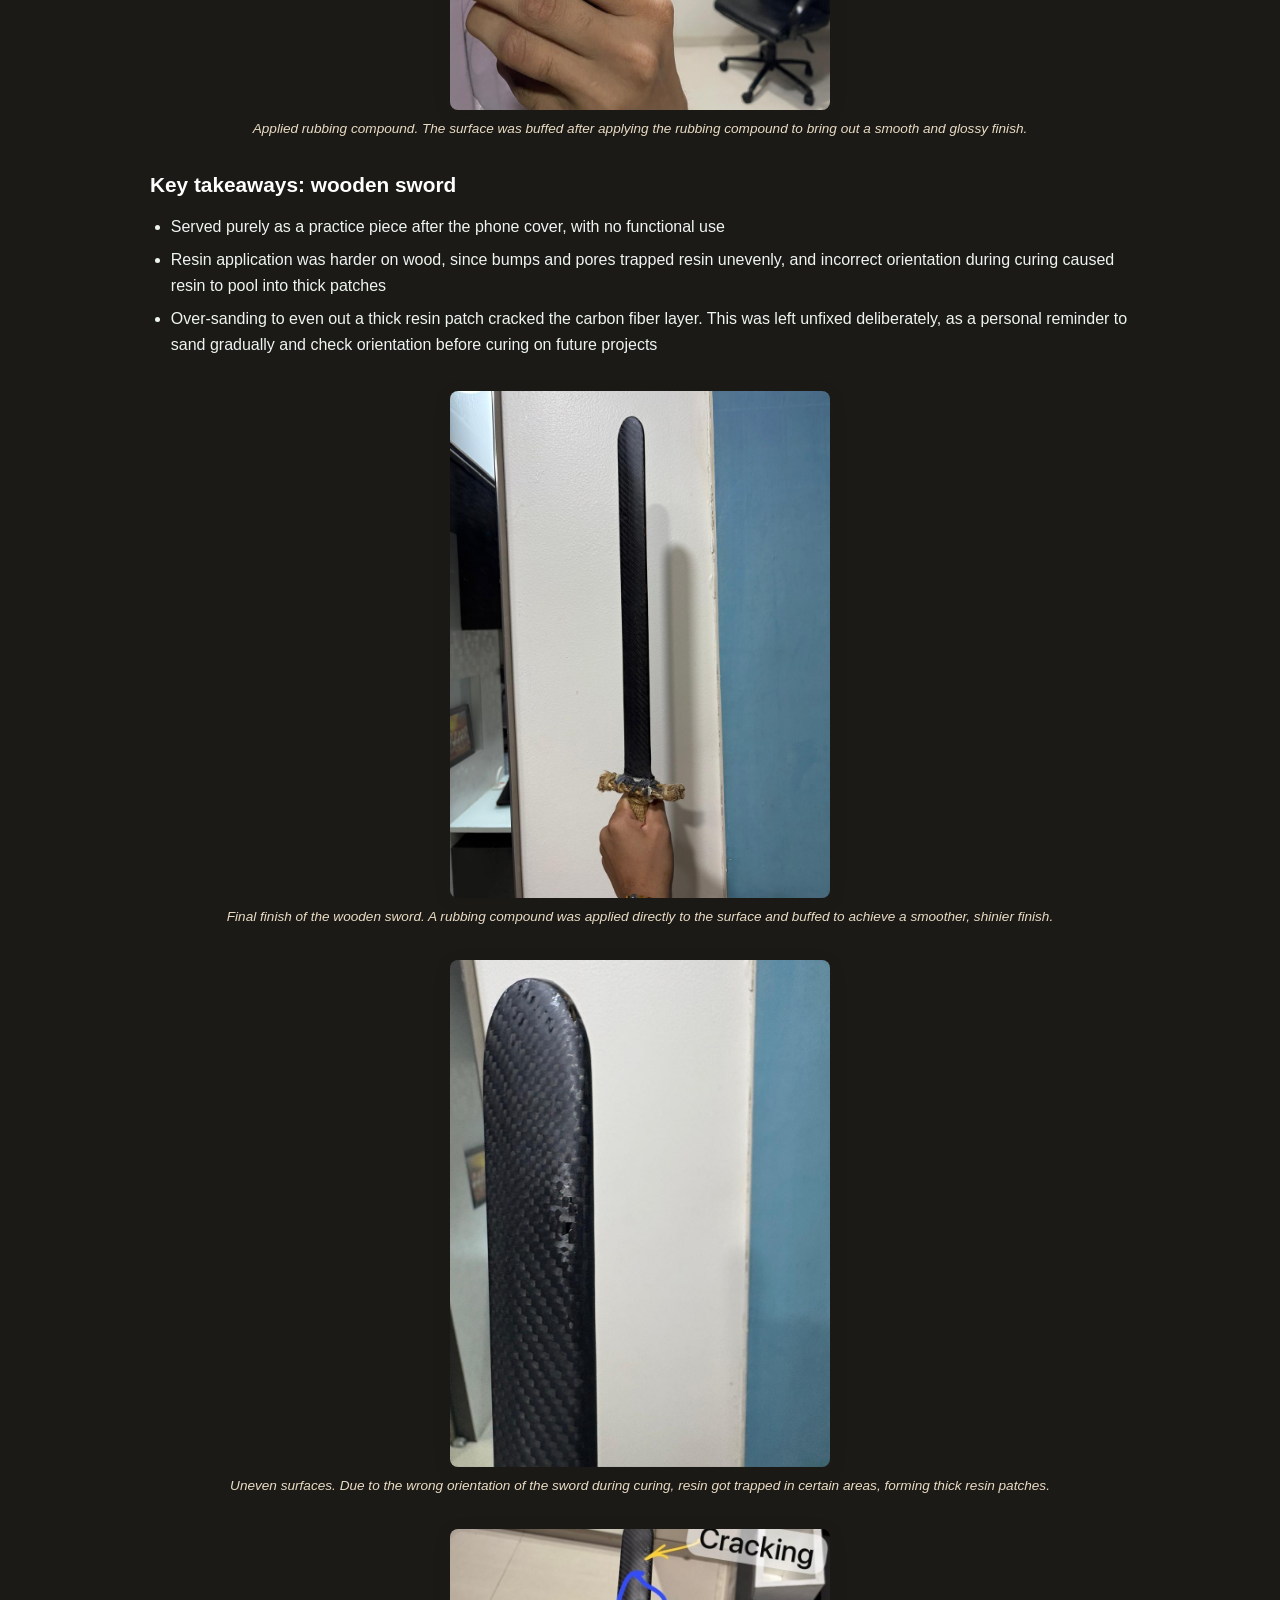
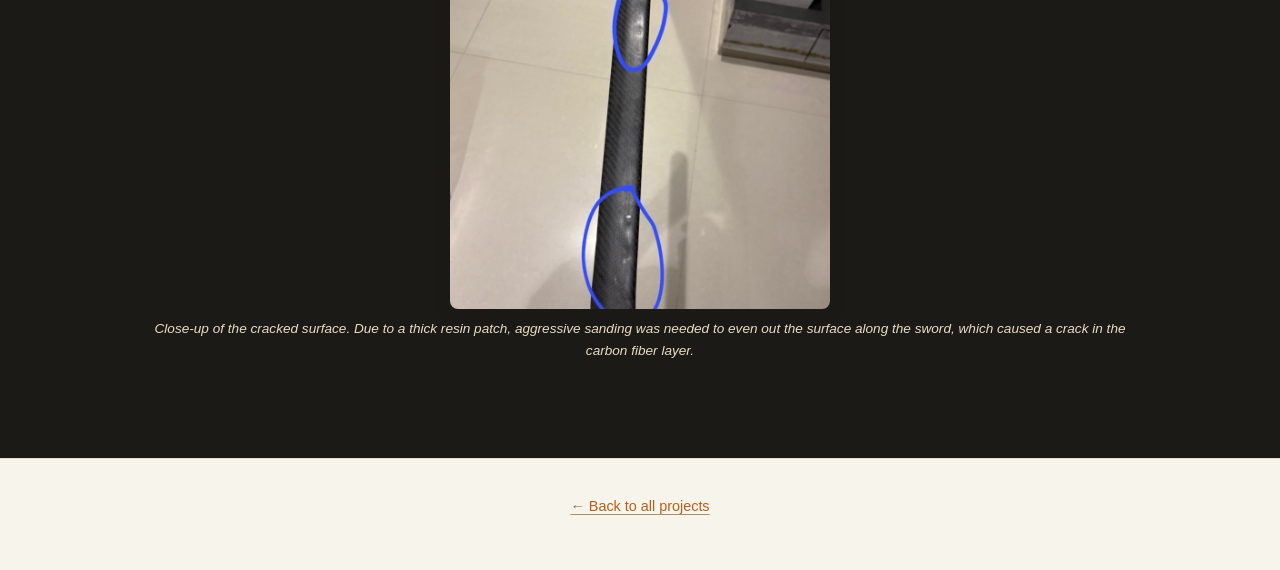
<file: pages/carbon-fiber.html>
<!DOCTYPE html>
<html lang="en">

<head>
  <meta charset="utf-8" />
  <title>Carbon Fiber Skinning | Prakshal Shah</title>
  <meta name="viewport" content="width=device-width, initial-scale=1" />
  <link rel="stylesheet" href="../assets/css/fontawesome-all.min.css" />
  <link rel="stylesheet" href="../assets/css/style.css" />
</head>

<body>
  <a href="../index.html#projects" class="back-button">&larr; Back to Portfolio</a>

  <div id="intro">
    <h1>Carbon Fiber Skinning</h1>
    <div class="intro-subtitle">
      <p>Composite Layup · Resin Handling · Defect Identification</p>
      <p>Solo Project</p>
    </div>
    <div class="tech-tags">
      <span class="tech-tag">Composite Materials</span>
      <span class="tech-tag">Manufacturing</span>
      <span class="tech-tag">Quality Control</span>
    </div>
    <a href="#overview" class="button">Explore</a>
  </div>

  <header id="header">
    <div class="header-inner project-nav">
      <nav id="nav" aria-label="Primary">
        <ul class="links">
          <li><a href="#overview">Overview</a></li>
          <li><a href="#approach">Approach</a></li>
          <li><a href="#results">Results</a></li>
          <li>
            <a class="icon-link" href="mailto:prakshal196@gmail.com">
              <i class="fas fa-envelope" aria-hidden="true"></i>
              <span>Email</span>
            </a>
          </li>
          <li>
            <a class="icon-link" href="https://www.linkedin.com/in/prakshal-shah/" target="_blank" rel="noopener">
              <i class="fab fa-linkedin" aria-hidden="true"></i>
              <span>LinkedIn</span>
            </a>
          </li>
        </ul>
      </nav>
    </div>
  </header>

  <main id="main">

    <section id="overview" class="panel-tinted">
      <div class="inner">
        <header class="major"><h2>Project Overview</h2></header>
        <p>
          The project focused on applying a carbon fiber skin to a mobile cover and a wooden
          sword, providing practical exposure to composite manufacturing techniques. The process
          involved precise fiber alignment, epoxy resin application, controlled curing, and
          polishing to achieve a smooth, high-gloss finish. Emphasis was placed on controlling
          fiber orientation, minimising defects such as air bubbles and resin pooling, and
          ensuring strong adhesion, which strengthened hands-on skills in composite layup and
          finishing.
        </p>
      </div>
    </section>

    <section id="approach">
      <div class="inner">
        <header class="major"><h2>Technical Approach</h2></header>

        <h3>Materials used</h3>
        <ul>
          <li>Carbon fiber fabric: 240&nbsp;gsm uni-directional, 2×2 twill</li>
          <li>Epoxy basecoat, epoxy resin, and epoxy hardener (3:1 mixing ratio)</li>
          <li>Sand paper (100–2000 grit), wooden polish, and rubbing compound</li>
        </ul>

        <figure class="project-figure photo">
          <img src="images/carbon-fiber/carbon-fiber-fabric.jpg" alt="Carbon fiber fabric" loading="lazy" />
          <figcaption>Carbon fiber fabric: 100 × 30 cm, 240 gsm, 2×2 twill.</figcaption>
        </figure>
        <figure class="project-figure photo">
          <img src="images/carbon-fiber/resin-hardener-basecoat.jpg" alt="Resin, hardener, and basecoat" loading="lazy" />
          <figcaption>Epoxy resin, hardener, and basecoat, mixed at a 3:1 ratio.</figcaption>
        </figure>

        <h3>Key techniques</h3>
        <ul>
          <li>Accurate alignment and orientation of carbon fiber fabric, with surface preparation and basecoat application to promote adhesion</li>
          <li>Resin layering with active defect minimisation, followed by progressive sanding between coats</li>
          <li>Surface finishing and polishing trials to reach a high-gloss result</li>
        </ul>

        <h3>Process steps</h3>
        <ol>
          <li>Mounted the mobile cover and wooden sword securely, sanded the surfaces for adhesion, and applied an epoxy basecoat (3:1 mix) through to its tacky stage</li>
          <li>Laid the carbon fiber fabric over the tacky surface, trimmed excess material, and allowed it to bond before applying the first resin coat, cured then sanded at 100–150 grit</li>
          <li>Applied three additional resin coats over 36 hours, sanding between coats from 100 up to 800 grit, then a final coat progressively sanded through 800, 1200, 1500, and 2000 grit before polishing</li>
        </ol>

        <figure class="project-figure photo">
          <img src="images/carbon-fiber/carbon-fiber-placement.jpg" alt="Placement of carbon fiber" loading="lazy" />
          <figcaption>Placement of carbon fiber. Only the back surface was covered, while the sides were left as they were, maintaining their original finish.</figcaption>
        </figure>
        <figure class="project-figure photo">
          <img src="images/carbon-fiber/drilling-camera-holes.jpeg" alt="Drilling the holes for the camera" loading="lazy" />
          <figcaption>Drilling the holes for the camera. Precise holes were drilled to accommodate the cameras, flashlight, and sensor, ensuring proper alignment and functionality without compromising the overall structure.</figcaption>
        </figure>
      </div>
    </section>

    <section id="results" class="panel-tinted">
      <div class="inner">
        <header class="major"><h2>Results &amp; Analysis</h2></header>

        <h3>Key takeaways: phone cover</h3>
        <ul>
          <li>Carbon fiber was applied only to the back; the sides were painted black due to wrapping difficulty</li>
          <li>Resin layering and sanding gave good adhesion, with the polished finish improved by switching to a rubbing compound after a failed attempt with furniture polish</li>
          <li>Multiple resin layers made the cover noticeably heavier, contributing to increased phone heating and blocked network signal reception</li>
        </ul>

        <figure class="project-figure photo">
          <img src="images/carbon-fiber/applied-furniture-polish.jpeg" alt="Applied furniture polish" loading="lazy" />
          <figcaption>Applied furniture polish. The surface remained sticky after polishing, indicating that the finish was not ideal and lacked the desired smoothness and quality.</figcaption>
        </figure>
        <figure class="project-figure photo">
          <img src="images/carbon-fiber/applied-rubbing-compound.jpeg" alt="Applied rubbing compound" loading="lazy" />
          <figcaption>Applied rubbing compound. The surface was buffed after applying the rubbing compound to bring out a smooth and glossy finish.</figcaption>
        </figure>

        <h3>Key takeaways: wooden sword</h3>
        <ul>
          <li>Served purely as a practice piece after the phone cover, with no functional use</li>
          <li>Resin application was harder on wood, since bumps and pores trapped resin unevenly, and incorrect orientation during curing caused resin to pool into thick patches</li>
          <li>Over-sanding to even out a thick resin patch cracked the carbon fiber layer. This was left unfixed deliberately, as a personal reminder to sand gradually and check orientation before curing on future projects</li>
        </ul>

        <figure class="project-figure photo">
          <img src="images/carbon-fiber/final-finish-sword.jpeg" alt="Final finish of the wooden sword" loading="lazy" />
          <figcaption>Final finish of the wooden sword. A rubbing compound was applied directly to the surface and buffed to achieve a smoother, shinier finish.</figcaption>
        </figure>
        <figure class="project-figure photo">
          <img src="images/carbon-fiber/uneven-surfaces.jpeg" alt="Uneven surfaces on the sword" loading="lazy" />
          <figcaption>Uneven surfaces. Due to the wrong orientation of the sword during curing, resin got trapped in certain areas, forming thick resin patches.</figcaption>
        </figure>
        <figure class="project-figure photo">
          <img src="images/carbon-fiber/cracked-surface-closeup.jpeg" alt="Close-up of the cracked surface" loading="lazy" />
          <figcaption>Close-up of the cracked surface. Due to a thick resin patch, aggressive sanding was needed to even out the surface along the sword, which caused a crack in the carbon fiber layer.</figcaption>
        </figure>
      </div>
    </section>

  </main>

  <footer id="footer">
    <p><a href="../index.html#projects">&larr; Back to all projects</a></p>
  </footer>

</body>

</html>
</file>
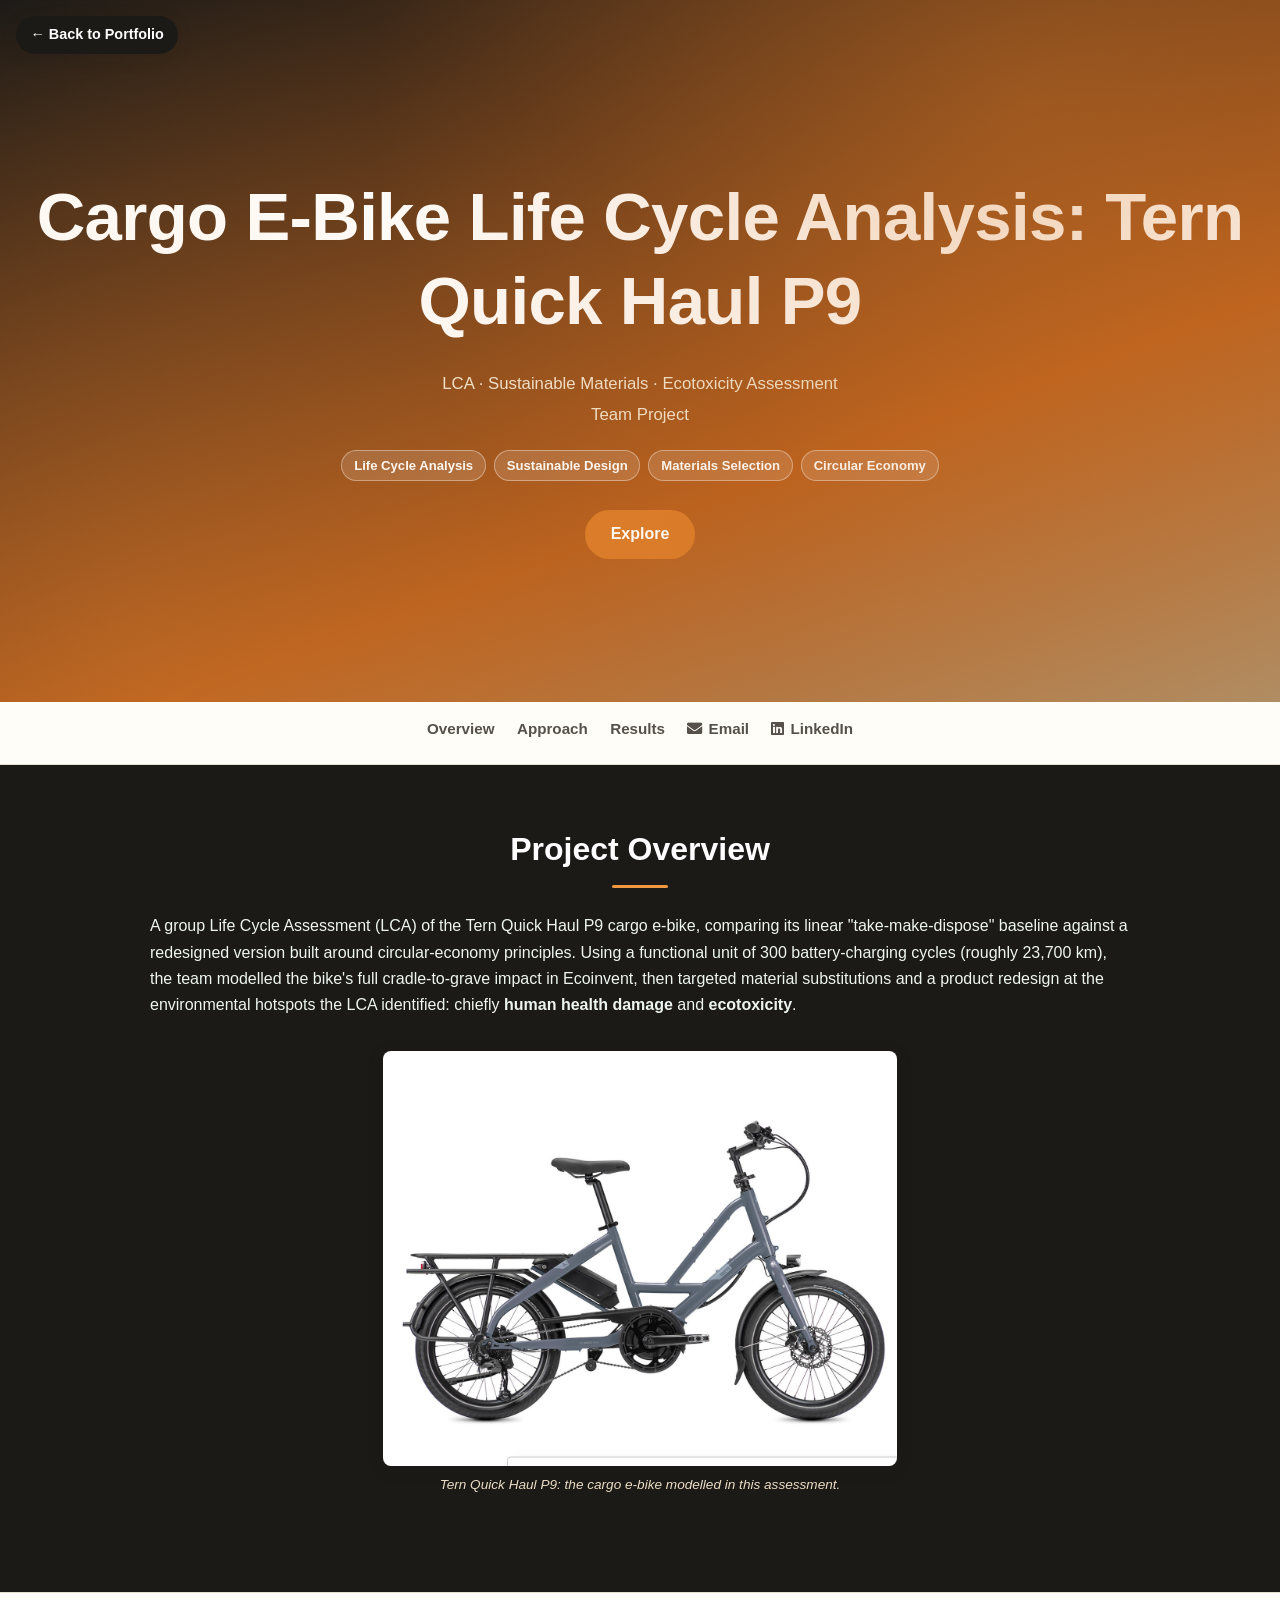
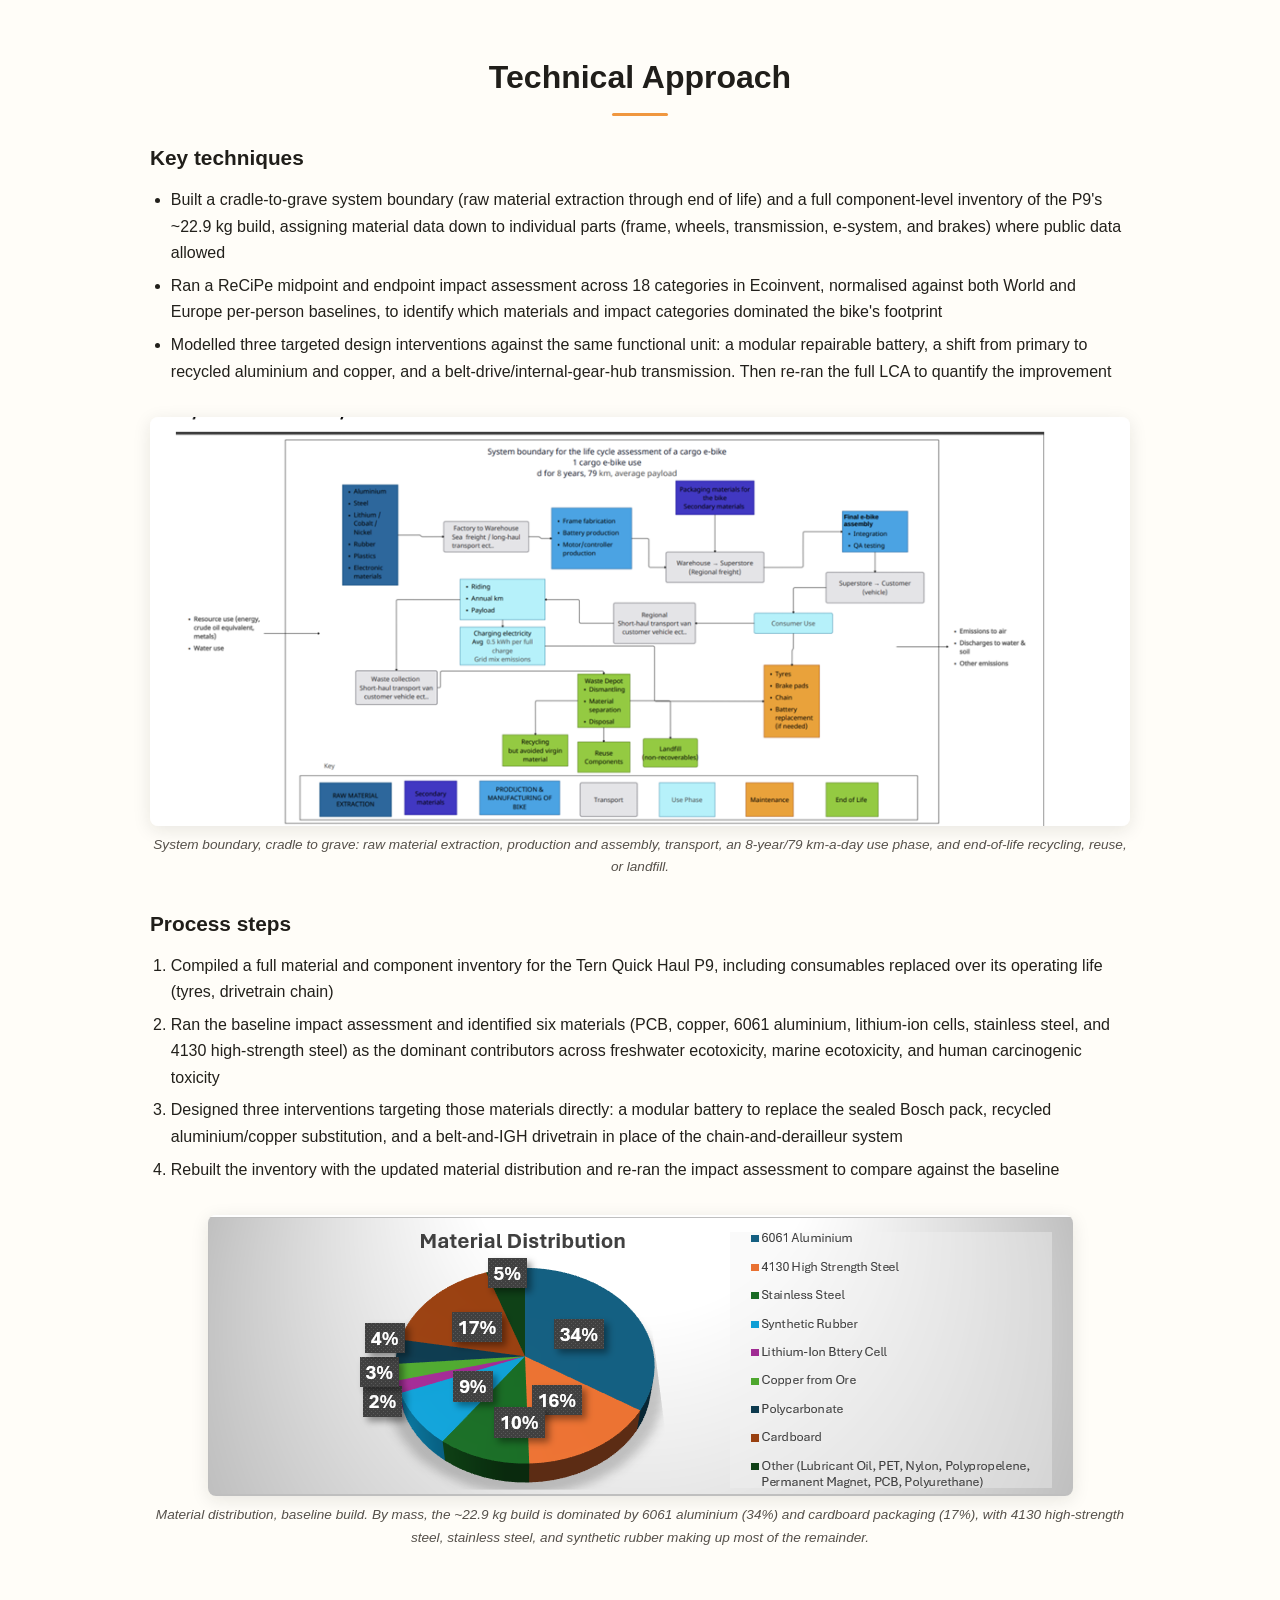
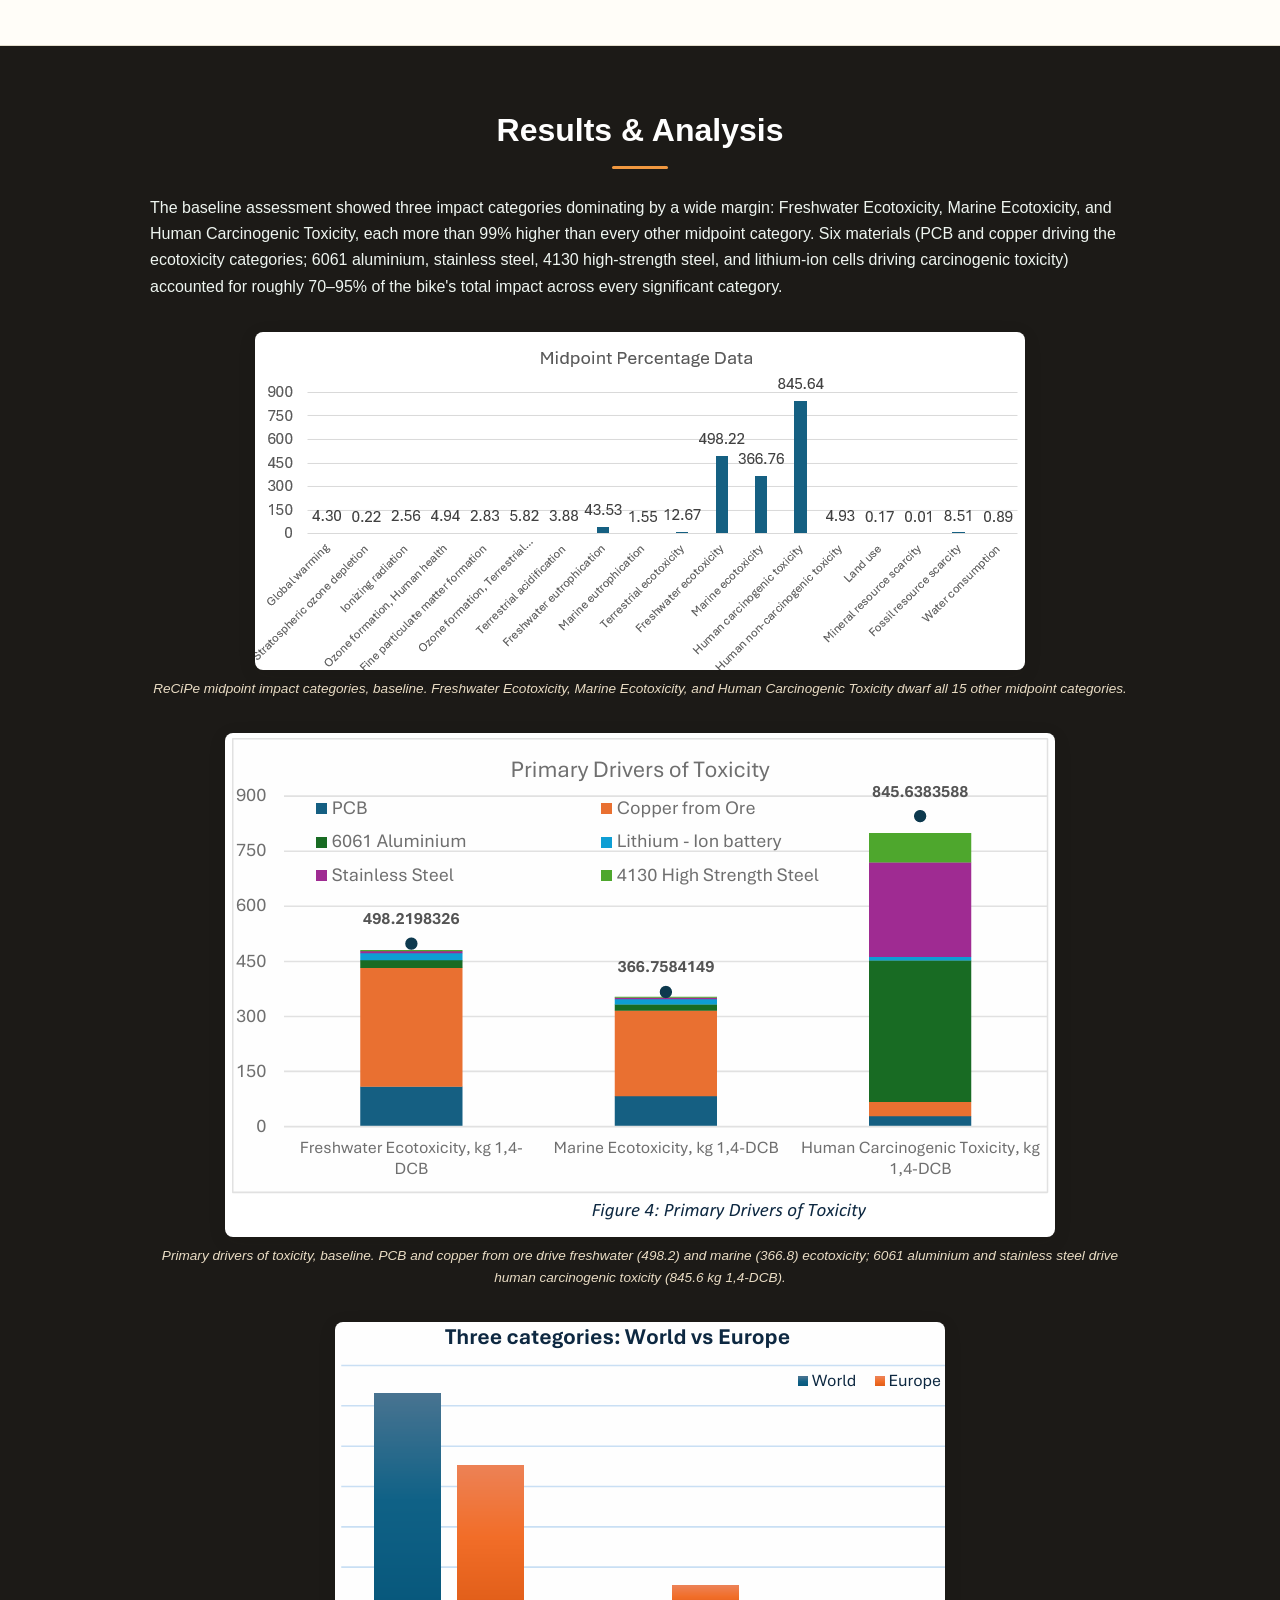
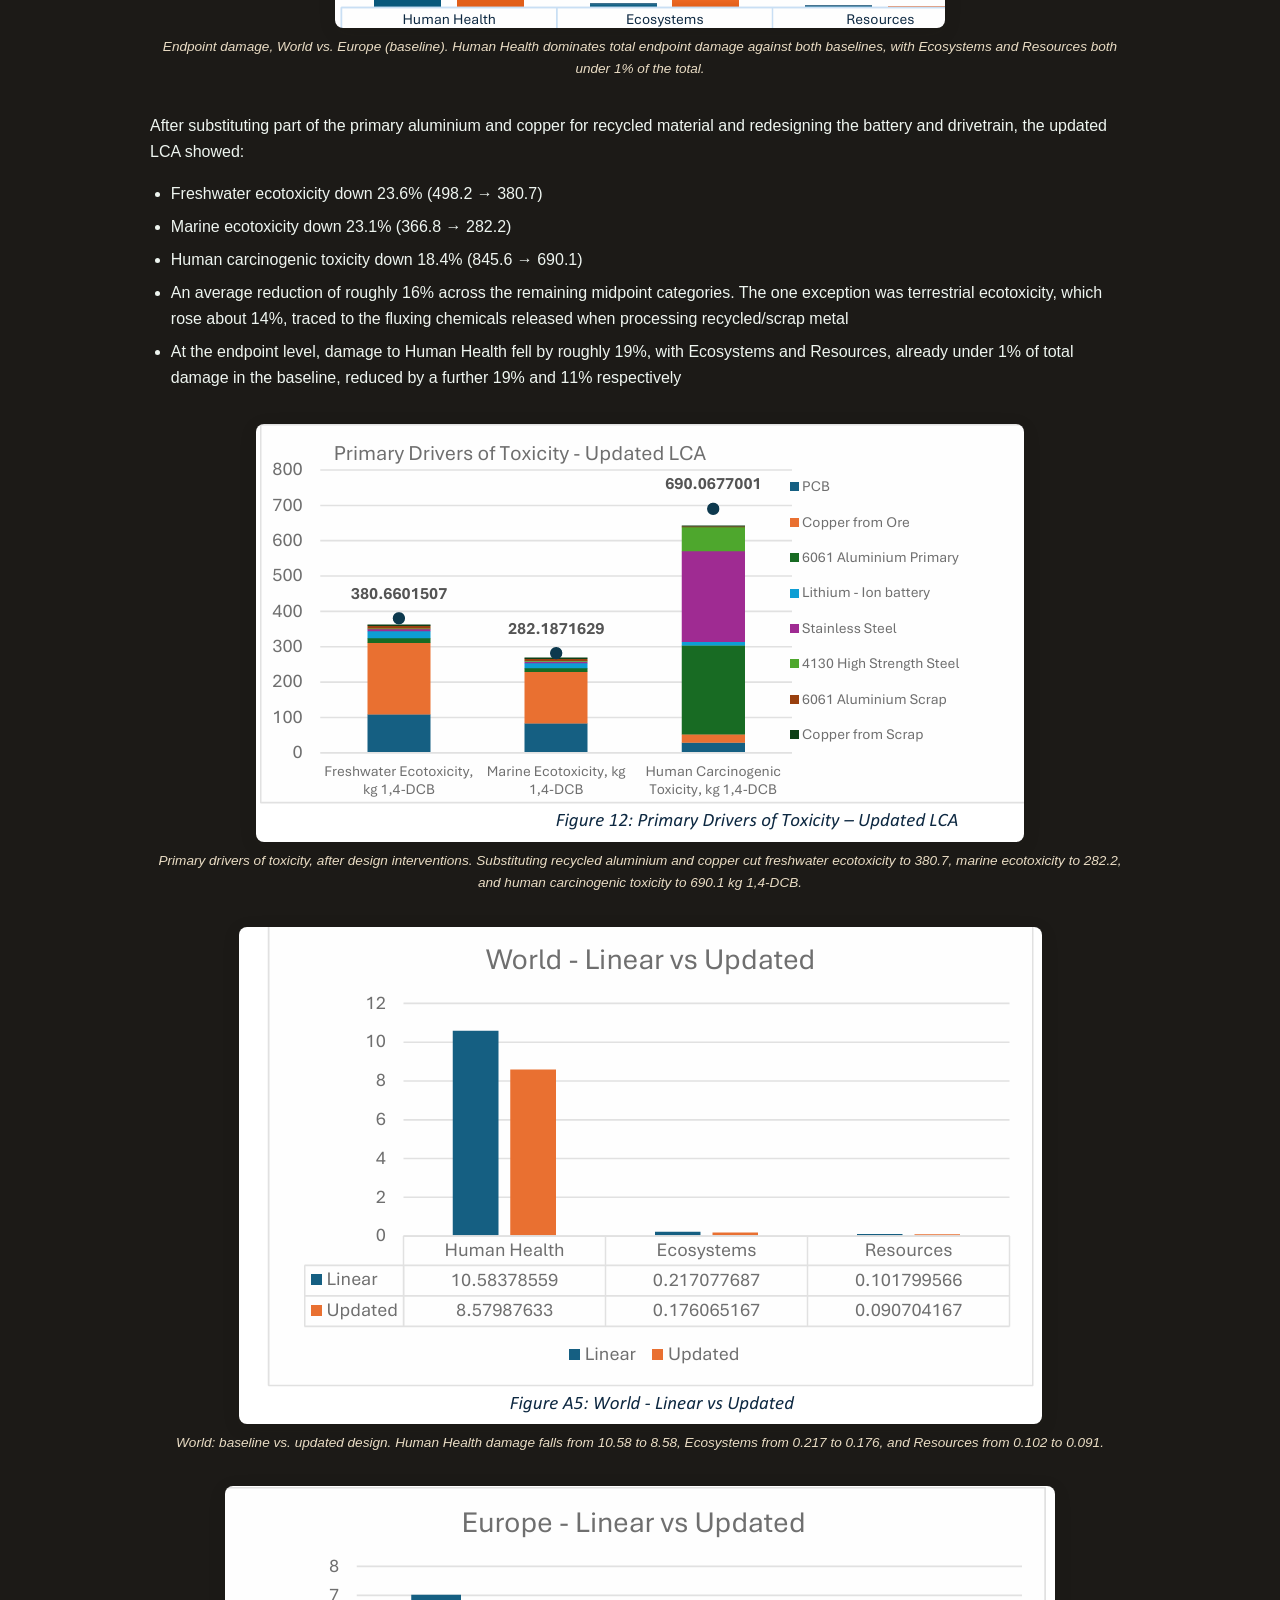
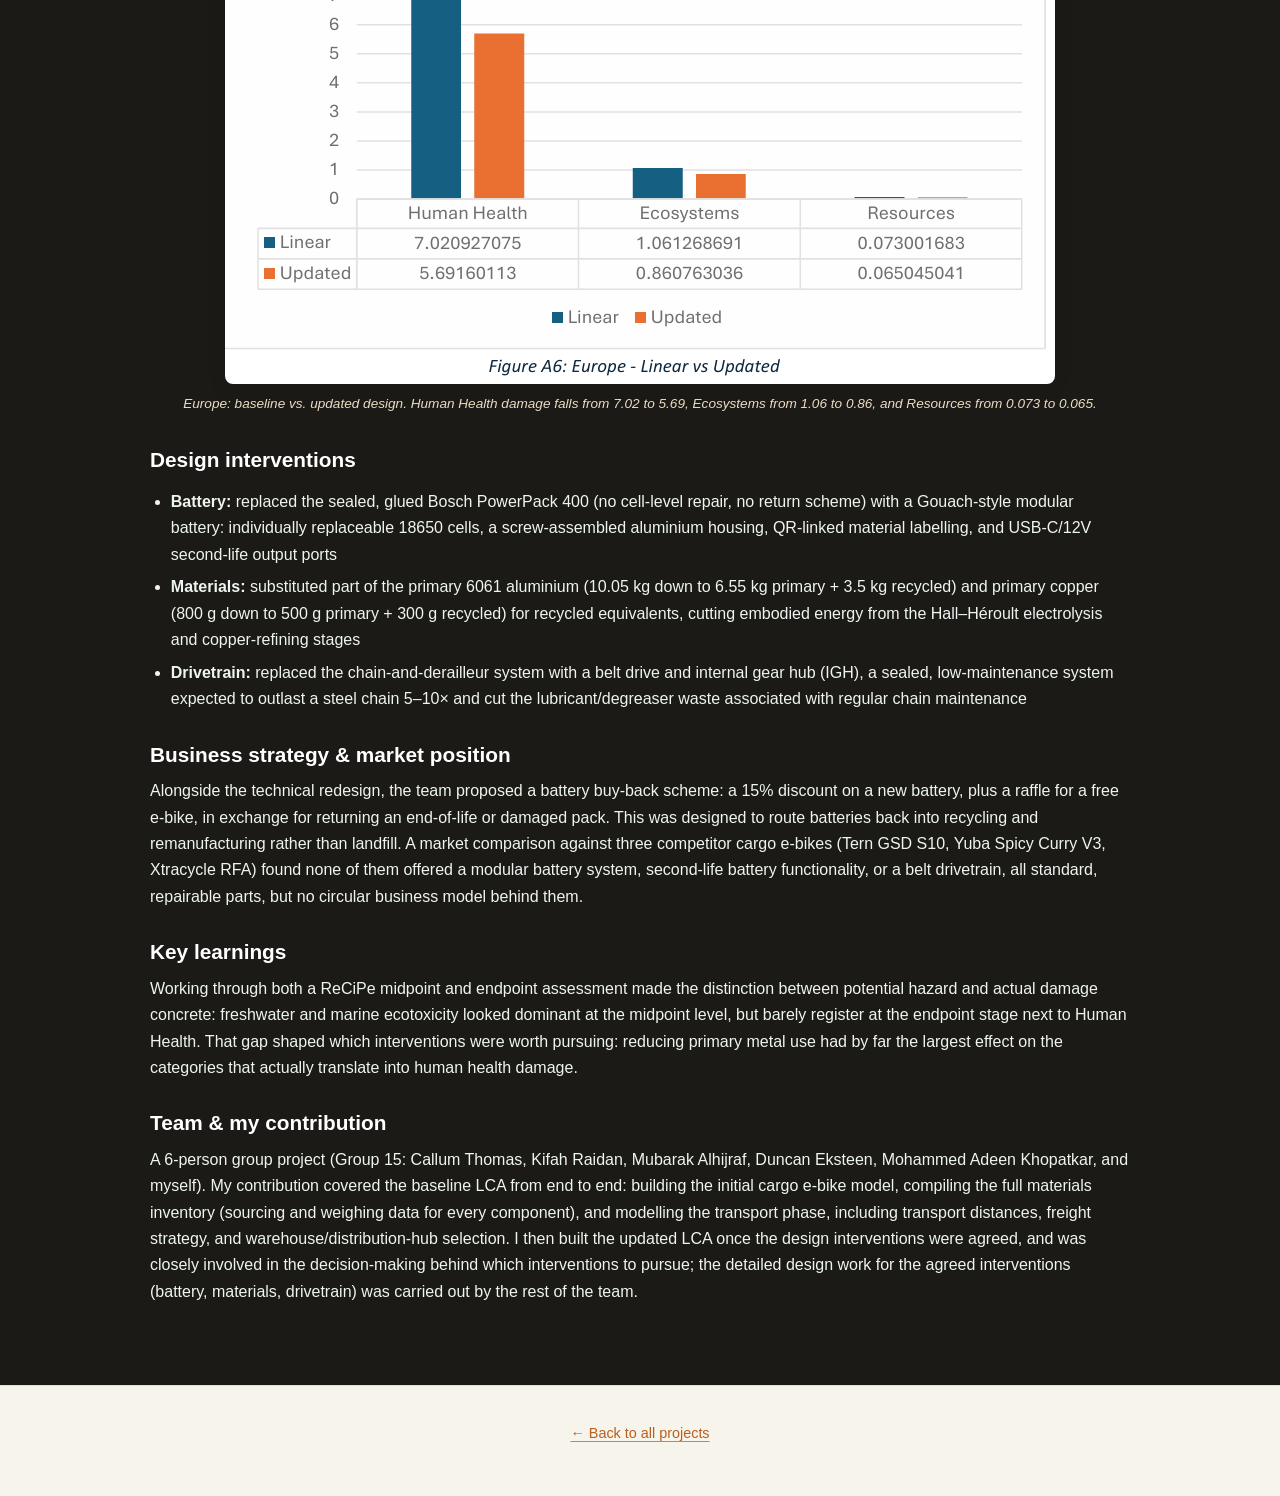
<file: pages/cargo-ebike-lca.html>
<!DOCTYPE html>
<html lang="en">

<head>
  <meta charset="utf-8" />
  <title>Cargo E-Bike Life Cycle Analysis | Prakshal Shah</title>
  <meta name="viewport" content="width=device-width, initial-scale=1" />
  <link rel="stylesheet" href="../assets/css/fontawesome-all.min.css" />
  <link rel="stylesheet" href="../assets/css/style.css" />
</head>

<body>
  <a href="../index.html#projects" class="back-button">&larr; Back to Portfolio</a>

  <div id="intro">
    <h1>Cargo E-Bike Life Cycle Analysis: Tern Quick Haul P9</h1>
    <div class="intro-subtitle">
      <p>LCA · Sustainable Materials · Ecotoxicity Assessment</p>
      <p>Team Project</p>
    </div>
    <div class="tech-tags">
      <span class="tech-tag">Life Cycle Analysis</span>
      <span class="tech-tag">Sustainable Design</span>
      <span class="tech-tag">Materials Selection</span>
      <span class="tech-tag">Circular Economy</span>
    </div>
    <a href="#overview" class="button">Explore</a>
  </div>

  <header id="header">
    <div class="header-inner project-nav">
      <nav id="nav" aria-label="Primary">
        <ul class="links">
          <li><a href="#overview">Overview</a></li>
          <li><a href="#approach">Approach</a></li>
          <li><a href="#results">Results</a></li>
          <li>
            <a class="icon-link" href="mailto:prakshal196@gmail.com">
              <i class="fas fa-envelope" aria-hidden="true"></i>
              <span>Email</span>
            </a>
          </li>
          <li>
            <a class="icon-link" href="https://www.linkedin.com/in/prakshal-shah/" target="_blank" rel="noopener">
              <i class="fab fa-linkedin" aria-hidden="true"></i>
              <span>LinkedIn</span>
            </a>
          </li>
        </ul>
      </nav>
    </div>
  </header>

  <main id="main">

    <section id="overview" class="panel-tinted">
      <div class="inner">
        <header class="major"><h2>Project Overview</h2></header>
        <p>
          A group Life Cycle Assessment (LCA) of the Tern Quick Haul P9 cargo e-bike, comparing its
          linear "take-make-dispose" baseline against a redesigned version built around
          circular-economy principles. Using a functional unit of 300 battery-charging cycles
          (roughly 23,700 km), the team modelled the bike's full cradle-to-grave impact in
          Ecoinvent, then targeted material substitutions and a product redesign at the
          environmental hotspots the LCA identified: chiefly <strong>human health damage</strong>
          and <strong>ecotoxicity</strong>.
        </p>

        <figure class="project-figure">
          <img src="images/lca/cargo-ebike-product-photo.png" alt="Tern Quick Haul P9 cargo e-bike" loading="lazy" />
          <figcaption>Tern Quick Haul P9: the cargo e-bike modelled in this assessment.</figcaption>
        </figure>
      </div>
    </section>

    <section id="approach">
      <div class="inner">
        <header class="major"><h2>Technical Approach</h2></header>

        <h3>Key techniques</h3>
        <ul>
          <li>Built a cradle-to-grave system boundary (raw material extraction through end of life) and a full component-level inventory of the P9's ~22.9 kg build, assigning material data down to individual parts (frame, wheels, transmission, e-system, and brakes) where public data allowed</li>
          <li>Ran a ReCiPe midpoint and endpoint impact assessment across 18 categories in Ecoinvent, normalised against both World and Europe per-person baselines, to identify which materials and impact categories dominated the bike's footprint</li>
          <li>Modelled three targeted design interventions against the same functional unit: a modular repairable battery, a shift from primary to recycled aluminium and copper, and a belt-drive/internal-gear-hub transmission. Then re-ran the full LCA to quantify the improvement</li>
        </ul>

        <figure class="project-figure">
          <img src="images/lca/system-boundary-diagram.png" alt="System boundary diagram for the cargo e-bike LCA" loading="lazy" />
          <figcaption>System boundary, cradle to grave: raw material extraction, production and assembly, transport, an 8-year/79 km-a-day use phase, and end-of-life recycling, reuse, or landfill.</figcaption>
        </figure>

        <h3>Process steps</h3>
        <ol>
          <li>Compiled a full material and component inventory for the Tern Quick Haul P9, including consumables replaced over its operating life (tyres, drivetrain chain)</li>
          <li>Ran the baseline impact assessment and identified six materials (PCB, copper, 6061 aluminium, lithium-ion cells, stainless steel, and 4130 high-strength steel) as the dominant contributors across freshwater ecotoxicity, marine ecotoxicity, and human carcinogenic toxicity</li>
          <li>Designed three interventions targeting those materials directly: a modular battery to replace the sealed Bosch pack, recycled aluminium/copper substitution, and a belt-and-IGH drivetrain in place of the chain-and-derailleur system</li>
          <li>Rebuilt the inventory with the updated material distribution and re-ran the impact assessment to compare against the baseline</li>
        </ol>

        <figure class="project-figure">
          <img src="images/lca/material-distribution-baseline.png" alt="Material distribution by mass for the baseline build" loading="lazy" />
          <figcaption>Material distribution, baseline build. By mass, the ~22.9 kg build is dominated by 6061 aluminium (34%) and cardboard packaging (17%), with 4130 high-strength steel, stainless steel, and synthetic rubber making up most of the remainder.</figcaption>
        </figure>
      </div>
    </section>

    <section id="results" class="panel-tinted">
      <div class="inner">
        <header class="major"><h2>Results &amp; Analysis</h2></header>

        <p>
          The baseline assessment showed three impact categories dominating by a wide margin:
          Freshwater Ecotoxicity, Marine Ecotoxicity, and Human Carcinogenic Toxicity, each more
          than 99% higher than every other midpoint category. Six materials (PCB and copper driving
          the ecotoxicity categories; 6061 aluminium, stainless steel, 4130 high-strength steel, and
          lithium-ion cells driving carcinogenic toxicity) accounted for roughly 70–95% of the
          bike's total impact across every significant category.
        </p>

        <figure class="project-figure">
          <img src="images/lca/midpoint-impact-baseline.png" alt="ReCiPe midpoint impact categories for the baseline assessment" loading="lazy" />
          <figcaption>ReCiPe midpoint impact categories, baseline. Freshwater Ecotoxicity, Marine Ecotoxicity, and Human Carcinogenic Toxicity dwarf all 15 other midpoint categories.</figcaption>
        </figure>
        <figure class="project-figure">
          <img src="images/lca/toxicity-drivers-baseline.png" alt="Primary drivers of toxicity, baseline case, broken down by material" loading="lazy" />
          <figcaption>Primary drivers of toxicity, baseline. PCB and copper from ore drive freshwater (498.2) and marine (366.8) ecotoxicity; 6061 aluminium and stainless steel drive human carcinogenic toxicity (845.6 kg 1,4-DCB).</figcaption>
        </figure>
        <figure class="project-figure">
          <img src="images/lca/endpoint-world-vs-europe-baseline.png" alt="Endpoint damage categories, World versus Europe, baseline case" loading="lazy" />
          <figcaption>Endpoint damage, World vs. Europe (baseline). Human Health dominates total endpoint damage against both baselines, with Ecosystems and Resources both under 1% of the total.</figcaption>
        </figure>

        <p>
          After substituting part of the primary aluminium and copper for recycled material and
          redesigning the battery and drivetrain, the updated LCA showed:
        </p>
        <ul>
          <li>Freshwater ecotoxicity down 23.6% (498.2 → 380.7)</li>
          <li>Marine ecotoxicity down 23.1% (366.8 → 282.2)</li>
          <li>Human carcinogenic toxicity down 18.4% (845.6 → 690.1)</li>
          <li>An average reduction of roughly 16% across the remaining midpoint categories. The one
            exception was terrestrial ecotoxicity, which rose about 14%, traced to the fluxing
            chemicals released when processing recycled/scrap metal</li>
          <li>At the endpoint level, damage to Human Health fell by roughly 19%, with Ecosystems and
            Resources, already under 1% of total damage in the baseline, reduced by a further 19%
            and 11% respectively</li>
        </ul>

        <figure class="project-figure">
          <img src="images/lca/toxicity-drivers-updated.png" alt="Primary drivers of toxicity after design interventions" loading="lazy" />
          <figcaption>Primary drivers of toxicity, after design interventions. Substituting recycled aluminium and copper cut freshwater ecotoxicity to 380.7, marine ecotoxicity to 282.2, and human carcinogenic toxicity to 690.1 kg 1,4-DCB.</figcaption>
        </figure>
        <figure class="project-figure">
          <img src="images/lca/world-linear-vs-updated.png" alt="World endpoint comparison, linear baseline versus updated design" loading="lazy" />
          <figcaption>World: baseline vs. updated design. Human Health damage falls from 10.58 to 8.58, Ecosystems from 0.217 to 0.176, and Resources from 0.102 to 0.091.</figcaption>
        </figure>
        <figure class="project-figure">
          <img src="images/lca/europe-linear-vs-updated.png" alt="Europe endpoint comparison, linear baseline versus updated design" loading="lazy" />
          <figcaption>Europe: baseline vs. updated design. Human Health damage falls from 7.02 to 5.69, Ecosystems from 1.06 to 0.86, and Resources from 0.073 to 0.065.</figcaption>
        </figure>

        <h3>Design interventions</h3>
        <ul>
          <li><strong>Battery:</strong> replaced the sealed, glued Bosch PowerPack 400 (no cell-level repair, no return scheme) with a Gouach-style modular battery: individually replaceable 18650 cells, a screw-assembled aluminium housing, QR-linked material labelling, and USB-C/12V second-life output ports</li>
          <li><strong>Materials:</strong> substituted part of the primary 6061 aluminium (10.05 kg down to 6.55 kg primary + 3.5 kg recycled) and primary copper (800 g down to 500 g primary + 300 g recycled) for recycled equivalents, cutting embodied energy from the Hall–Héroult electrolysis and copper-refining stages</li>
          <li><strong>Drivetrain:</strong> replaced the chain-and-derailleur system with a belt drive and internal gear hub (IGH), a sealed, low-maintenance system expected to outlast a steel chain 5–10× and cut the lubricant/degreaser waste associated with regular chain maintenance</li>
        </ul>

        <h3>Business strategy &amp; market position</h3>
        <p>
          Alongside the technical redesign, the team proposed a battery buy-back scheme: a 15%
          discount on a new battery, plus a raffle for a free e-bike, in exchange for returning an
          end-of-life or damaged pack. This was designed to route batteries back into recycling and
          remanufacturing rather than landfill. A market comparison against three competitor cargo
          e-bikes (Tern GSD S10, Yuba Spicy Curry V3, Xtracycle RFA) found none of them offered a
          modular battery system, second-life battery functionality, or a belt drivetrain, all
          standard, repairable parts, but no circular business model behind them.
        </p>

        <h3>Key learnings</h3>
        <p>
          Working through both a ReCiPe midpoint and endpoint assessment made the distinction
          between potential hazard and actual damage concrete: freshwater and marine ecotoxicity
          looked dominant at the midpoint level, but barely register at the endpoint stage next to
          Human Health. That gap shaped which interventions were worth pursuing: reducing primary
          metal use had by far the largest effect on the categories that actually translate into
          human health damage.
        </p>

        <h3>Team &amp; my contribution</h3>
        <p>
          A 6-person group project (Group 15: Callum Thomas, Kifah Raidan, Mubarak Alhijraf, Duncan
          Eksteen, Mohammed Adeen Khopatkar, and myself). My contribution covered the baseline LCA
          from end to end: building the initial cargo e-bike model, compiling the full materials
          inventory (sourcing and weighing data for every component), and modelling the transport
          phase, including transport distances, freight strategy, and warehouse/distribution-hub
          selection. I then built the updated LCA once the design interventions were agreed, and
          was closely involved in the decision-making behind which interventions to pursue; the
          detailed design work for the agreed interventions (battery, materials, drivetrain) was
          carried out by the rest of the team.
        </p>
      </div>
    </section>

  </main>

  <footer id="footer">
    <p><a href="../index.html#projects">&larr; Back to all projects</a></p>
  </footer>

</body>

</html>
</file>
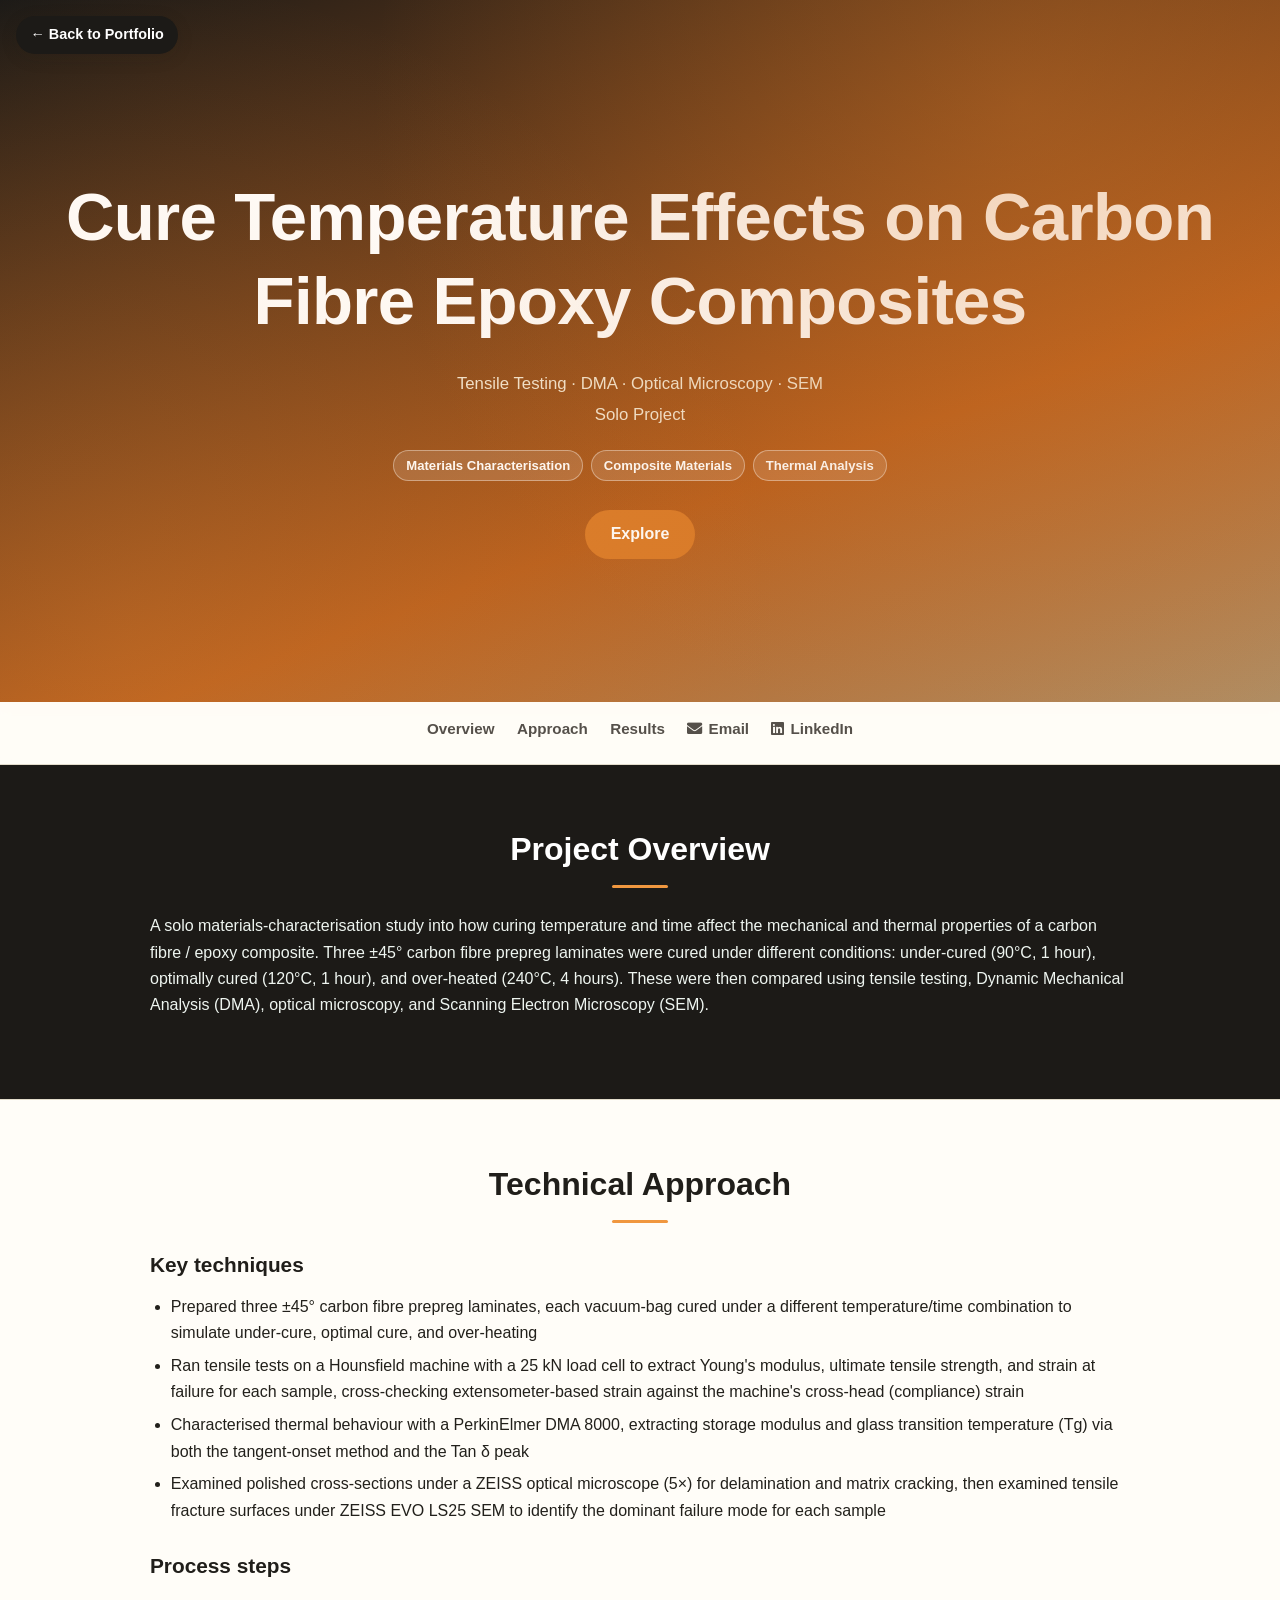
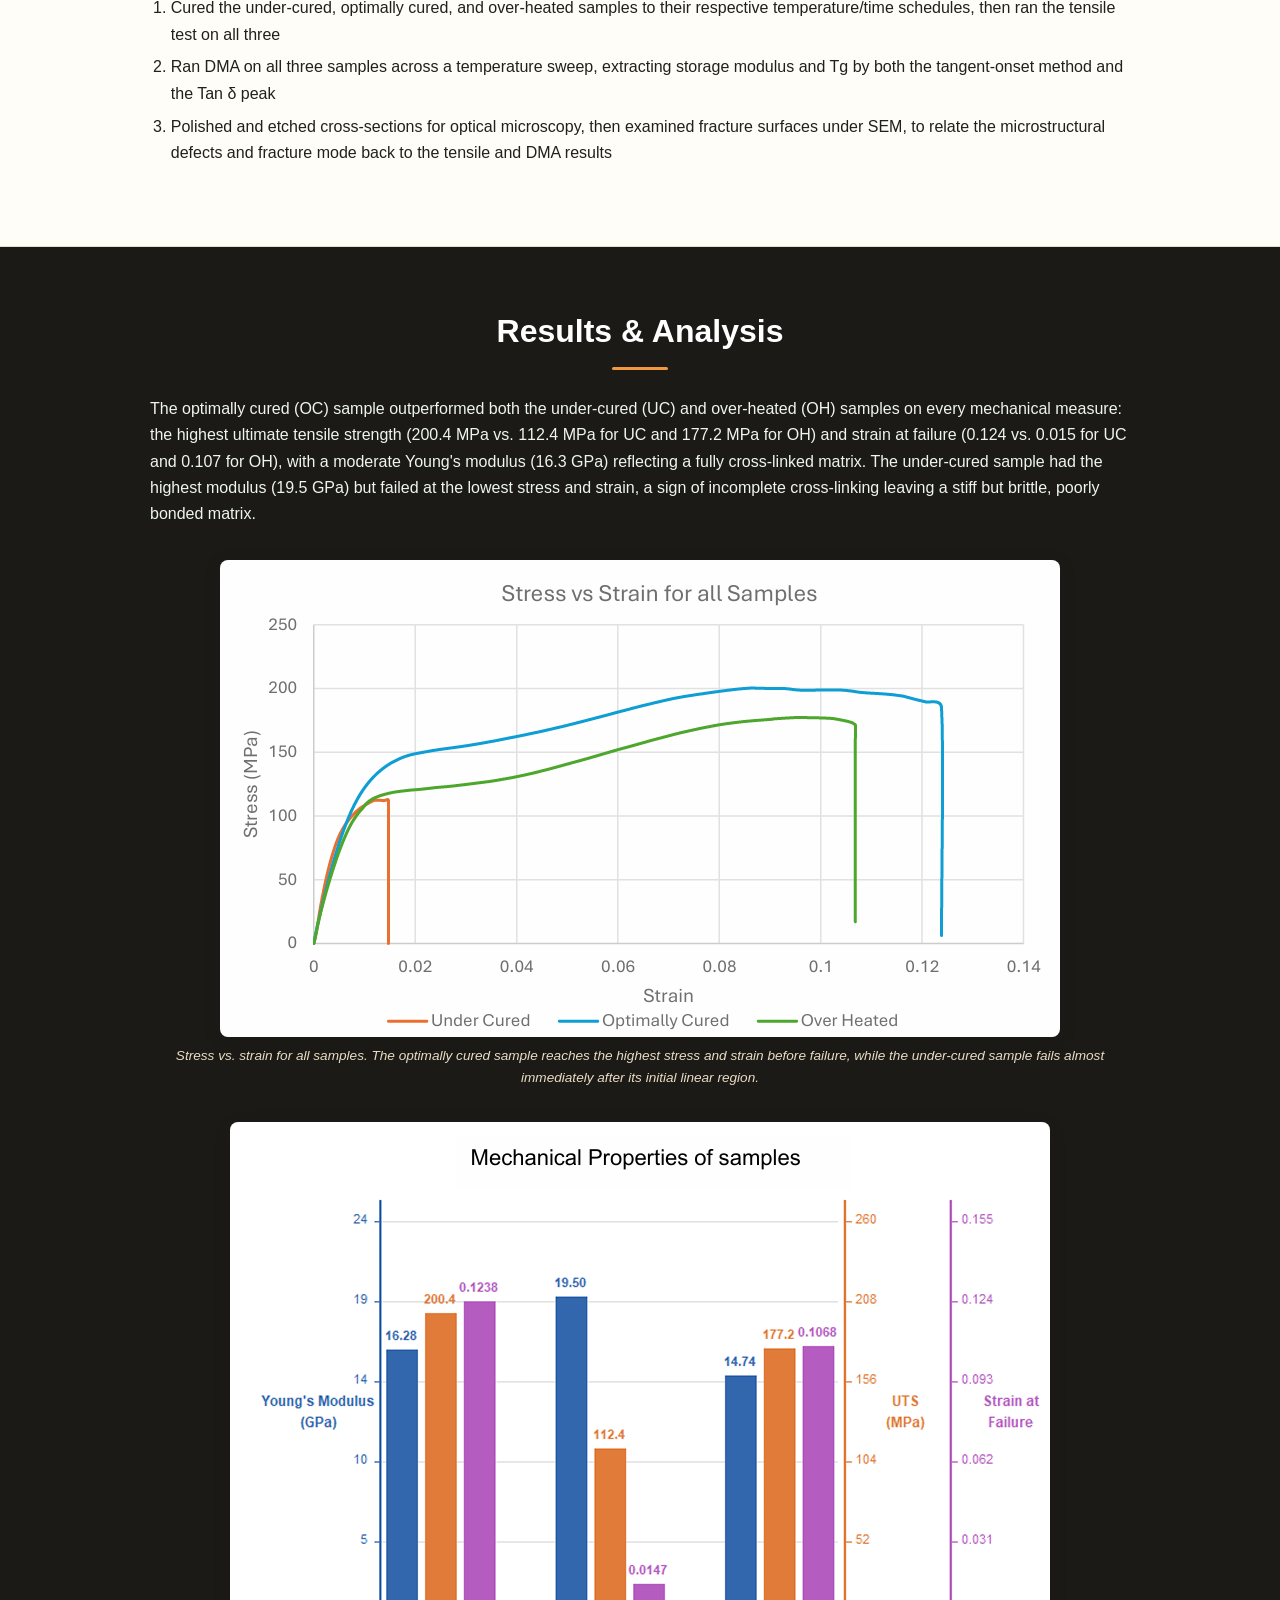
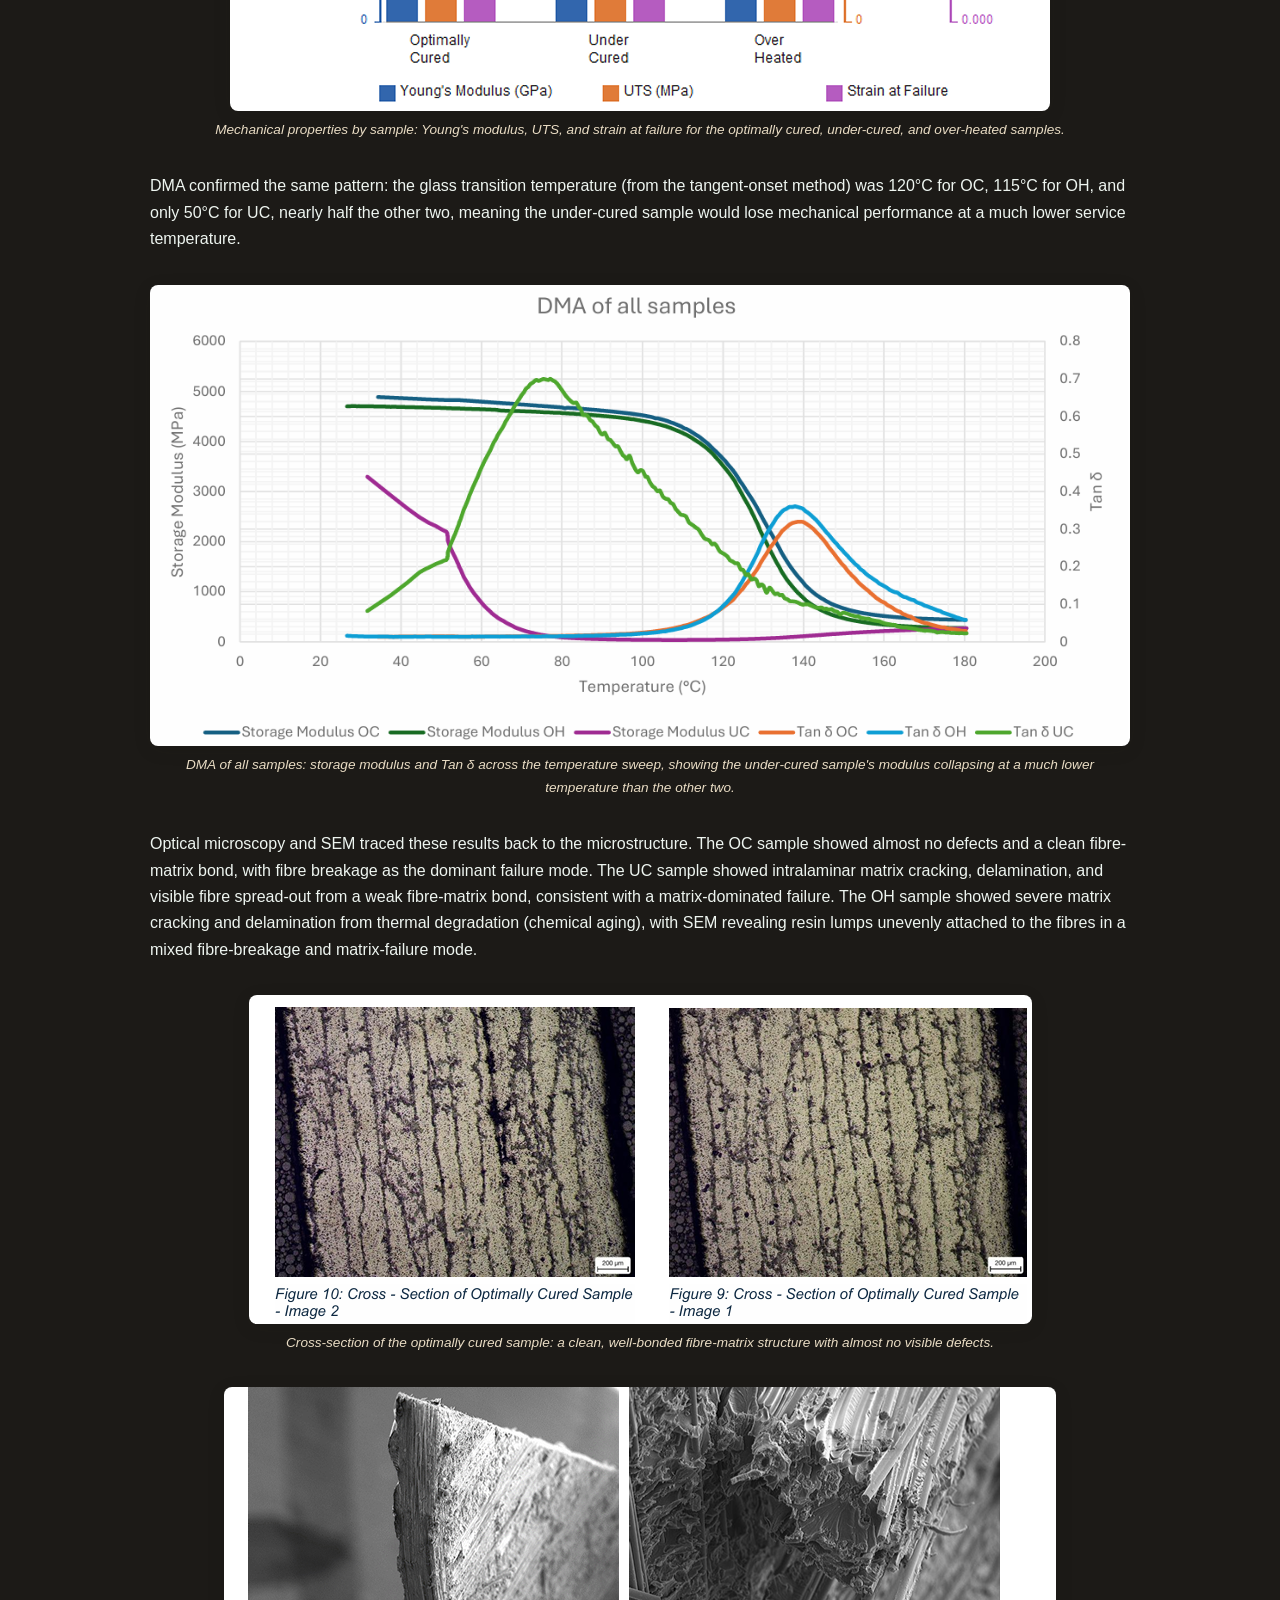
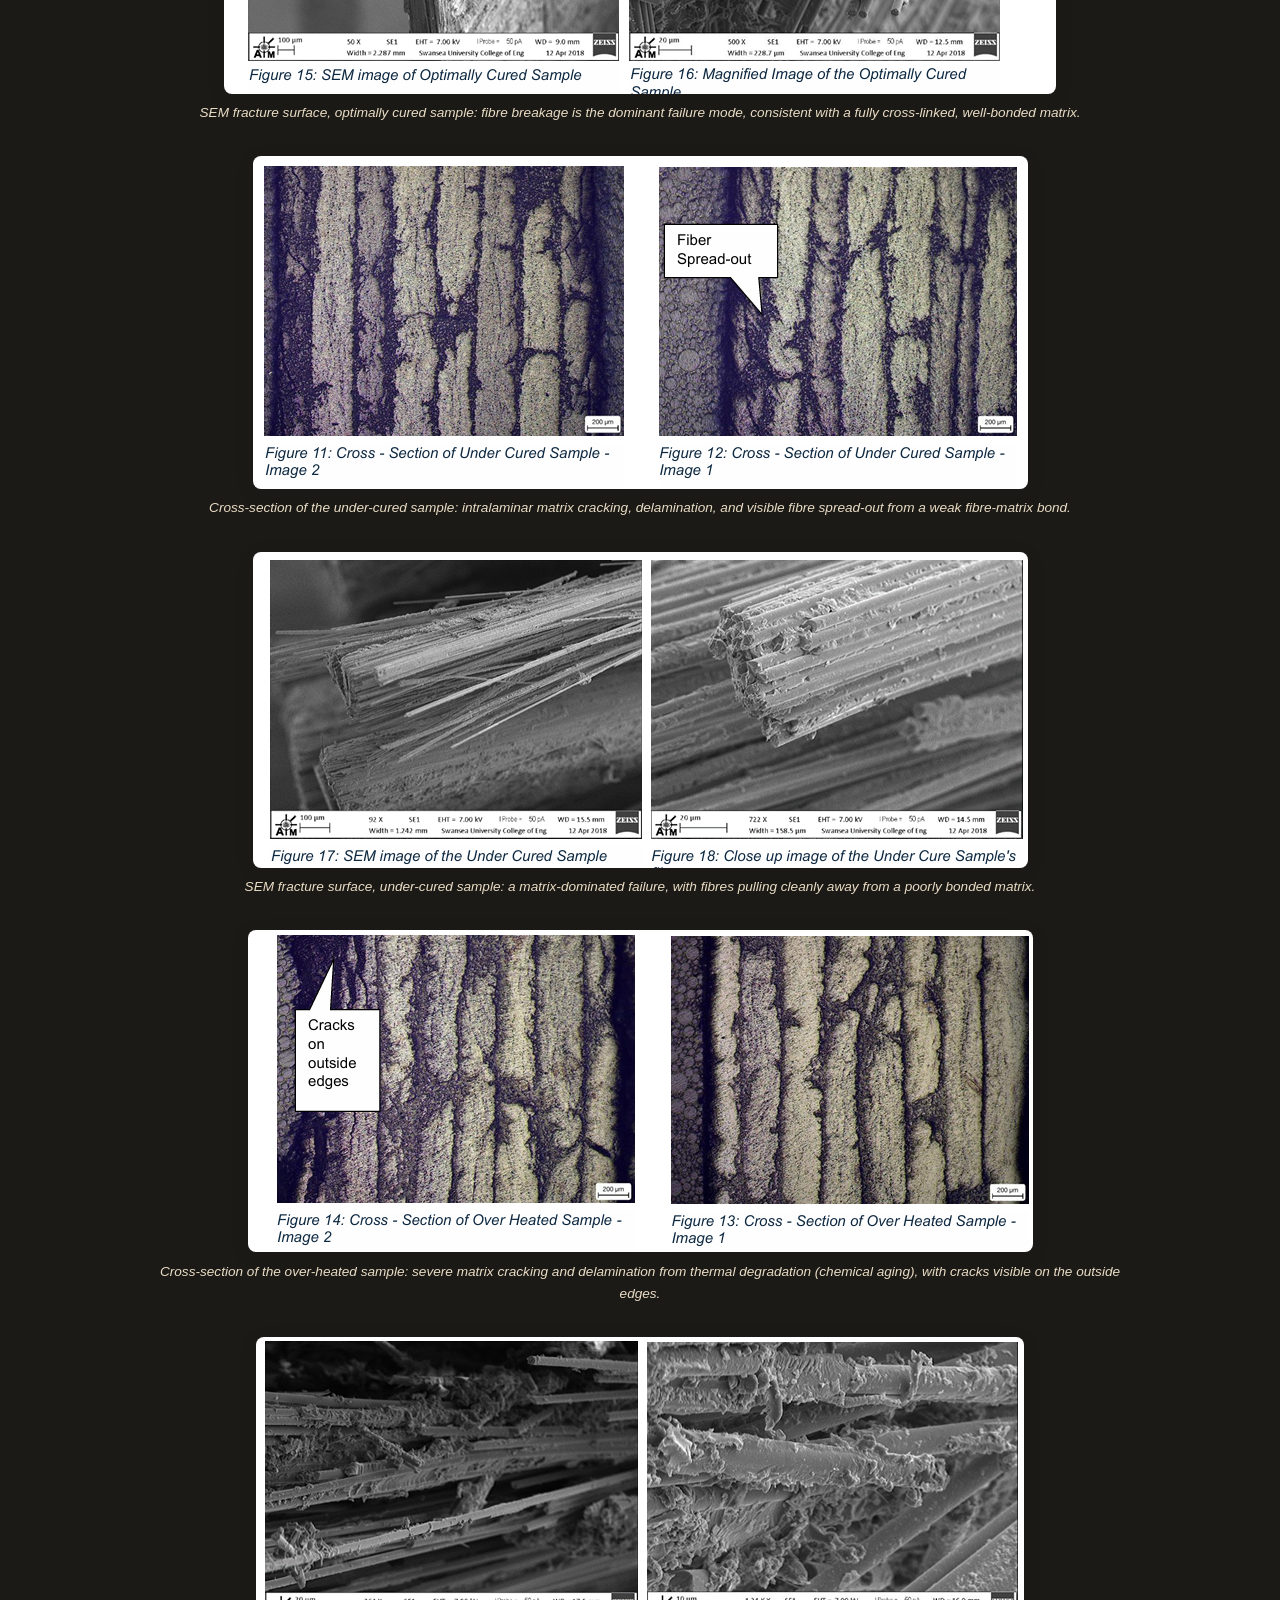
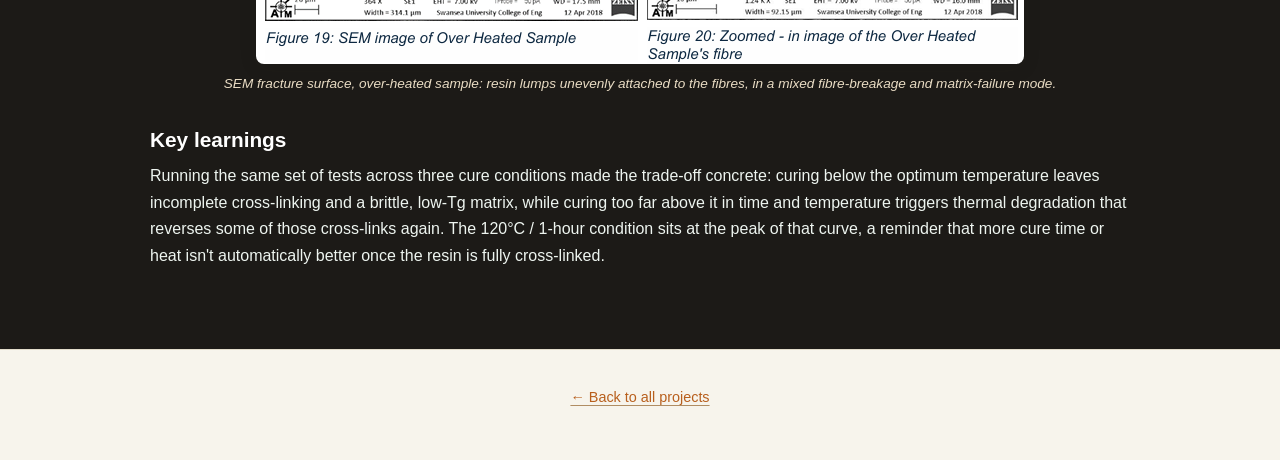
<file: pages/composite-cure-temperature.html>
<!DOCTYPE html>
<html lang="en">

<head>
  <meta charset="utf-8" />
  <title>Cure Temperature Effects on Carbon Fibre Epoxy Composites | Prakshal Shah</title>
  <meta name="viewport" content="width=device-width, initial-scale=1" />
  <link rel="stylesheet" href="../assets/css/fontawesome-all.min.css" />
  <link rel="stylesheet" href="../assets/css/style.css" />
</head>

<body>
  <a href="../index.html#projects" class="back-button">&larr; Back to Portfolio</a>

  <div id="intro">
    <h1>Cure Temperature Effects on Carbon Fibre Epoxy Composites</h1>
    <div class="intro-subtitle">
      <p>Tensile Testing · DMA · Optical Microscopy · SEM</p>
      <p>Solo Project</p>
    </div>
    <div class="tech-tags">
      <span class="tech-tag">Materials Characterisation</span>
      <span class="tech-tag">Composite Materials</span>
      <span class="tech-tag">Thermal Analysis</span>
    </div>
    <a href="#overview" class="button">Explore</a>
  </div>

  <header id="header">
    <div class="header-inner project-nav">
      <nav id="nav" aria-label="Primary">
        <ul class="links">
          <li><a href="#overview">Overview</a></li>
          <li><a href="#approach">Approach</a></li>
          <li><a href="#results">Results</a></li>
          <li>
            <a class="icon-link" href="mailto:prakshal196@gmail.com">
              <i class="fas fa-envelope" aria-hidden="true"></i>
              <span>Email</span>
            </a>
          </li>
          <li>
            <a class="icon-link" href="https://www.linkedin.com/in/prakshal-shah/" target="_blank" rel="noopener">
              <i class="fab fa-linkedin" aria-hidden="true"></i>
              <span>LinkedIn</span>
            </a>
          </li>
        </ul>
      </nav>
    </div>
  </header>

  <main id="main">

    <section id="overview" class="panel-tinted">
      <div class="inner">
        <header class="major"><h2>Project Overview</h2></header>
        <p>
          A solo materials-characterisation study into how curing temperature and time affect the
          mechanical and thermal properties of a carbon fibre / epoxy composite. Three ±45° carbon
          fibre prepreg laminates were cured under different conditions: under-cured (90°C, 1
          hour), optimally cured (120°C, 1 hour), and over-heated (240°C, 4 hours). These were then
          compared using tensile testing, Dynamic Mechanical Analysis (DMA), optical microscopy, and
          Scanning Electron Microscopy (SEM).
        </p>
      </div>
    </section>

    <section id="approach">
      <div class="inner">
        <header class="major"><h2>Technical Approach</h2></header>

        <h3>Key techniques</h3>
        <ul>
          <li>Prepared three ±45° carbon fibre prepreg laminates, each vacuum-bag cured under a different temperature/time combination to simulate under-cure, optimal cure, and over-heating</li>
          <li>Ran tensile tests on a Hounsfield machine with a 25 kN load cell to extract Young's modulus, ultimate tensile strength, and strain at failure for each sample, cross-checking extensometer-based strain against the machine's cross-head (compliance) strain</li>
          <li>Characterised thermal behaviour with a PerkinElmer DMA 8000, extracting storage modulus and glass transition temperature (Tg) via both the tangent-onset method and the Tan δ peak</li>
          <li>Examined polished cross-sections under a ZEISS optical microscope (5×) for delamination and matrix cracking, then examined tensile fracture surfaces under ZEISS EVO LS25 SEM to identify the dominant failure mode for each sample</li>
        </ul>

        <h3>Process steps</h3>
        <ol>
          <li>Cured the under-cured, optimally cured, and over-heated samples to their respective temperature/time schedules, then ran the tensile test on all three</li>
          <li>Ran DMA on all three samples across a temperature sweep, extracting storage modulus and Tg by both the tangent-onset method and the Tan δ peak</li>
          <li>Polished and etched cross-sections for optical microscopy, then examined fracture surfaces under SEM, to relate the microstructural defects and fracture mode back to the tensile and DMA results</li>
        </ol>
      </div>
    </section>

    <section id="results" class="panel-tinted">
      <div class="inner">
        <header class="major"><h2>Results &amp; Analysis</h2></header>

        <p>
          The optimally cured (OC) sample outperformed both the under-cured (UC) and over-heated
          (OH) samples on every mechanical measure: the highest ultimate tensile strength (200.4
          MPa vs. 112.4 MPa for UC and 177.2 MPa for OH) and strain at failure (0.124 vs. 0.015 for
          UC and 0.107 for OH), with a moderate Young's modulus (16.3 GPa) reflecting a fully
          cross-linked matrix. The under-cured sample had the highest modulus (19.5 GPa) but failed
          at the lowest stress and strain, a sign of incomplete cross-linking leaving a stiff but
          brittle, poorly bonded matrix.
        </p>

        <figure class="project-figure">
          <img src="images/composite-cure-temperature/stress-strain-all-samples.png" alt="Stress versus strain for all three samples" loading="lazy" />
          <figcaption>Stress vs. strain for all samples. The optimally cured sample reaches the highest stress and strain before failure, while the under-cured sample fails almost immediately after its initial linear region.</figcaption>
        </figure>
        <figure class="project-figure">
          <img src="images/composite-cure-temperature/mechanical-properties-bar-chart.png" alt="Bar chart of mechanical properties across all samples" loading="lazy" />
          <figcaption>Mechanical properties by sample: Young's modulus, UTS, and strain at failure for the optimally cured, under-cured, and over-heated samples.</figcaption>
        </figure>

        <p>
          DMA confirmed the same pattern: the glass transition temperature (from the tangent-onset
          method) was 120°C for OC, 115°C for OH, and only 50°C for UC, nearly half the other two,
          meaning the under-cured sample would lose mechanical performance at a much lower service
          temperature.
        </p>

        <figure class="project-figure">
          <img src="images/composite-cure-temperature/dma-all-samples.png" alt="DMA storage modulus and Tan delta curves for all samples" loading="lazy" />
          <figcaption>DMA of all samples: storage modulus and Tan δ across the temperature sweep, showing the under-cured sample's modulus collapsing at a much lower temperature than the other two.</figcaption>
        </figure>

        <p>
          Optical microscopy and SEM traced these results back to the microstructure. The OC sample
          showed almost no defects and a clean fibre-matrix bond, with fibre breakage as the
          dominant failure mode. The UC sample showed intralaminar matrix cracking, delamination,
          and visible fibre spread-out from a weak fibre-matrix bond, consistent with a
          matrix-dominated failure. The OH sample showed severe matrix cracking and delamination
          from thermal degradation (chemical aging), with SEM revealing resin lumps unevenly
          attached to the fibres in a mixed fibre-breakage and matrix-failure mode.
        </p>

        <figure class="project-figure">
          <img src="images/composite-cure-temperature/optical-cross-section-optimally-cured.png" alt="Optical cross-section of the optimally cured sample" loading="lazy" />
          <figcaption>Cross-section of the optimally cured sample: a clean, well-bonded fibre-matrix structure with almost no visible defects.</figcaption>
        </figure>
        <figure class="project-figure">
          <img src="images/composite-cure-temperature/sem-optimally-cured.png" alt="SEM fracture surface of the optimally cured sample" loading="lazy" />
          <figcaption>SEM fracture surface, optimally cured sample: fibre breakage is the dominant failure mode, consistent with a fully cross-linked, well-bonded matrix.</figcaption>
        </figure>
        <figure class="project-figure">
          <img src="images/composite-cure-temperature/optical-cross-section-under-cured.png" alt="Optical cross-section of the under-cured sample, showing fibre spread-out" loading="lazy" />
          <figcaption>Cross-section of the under-cured sample: intralaminar matrix cracking, delamination, and visible fibre spread-out from a weak fibre-matrix bond.</figcaption>
        </figure>
        <figure class="project-figure">
          <img src="images/composite-cure-temperature/sem-under-cured.png" alt="SEM fracture surface of the under-cured sample" loading="lazy" />
          <figcaption>SEM fracture surface, under-cured sample: a matrix-dominated failure, with fibres pulling cleanly away from a poorly bonded matrix.</figcaption>
        </figure>
        <figure class="project-figure">
          <img src="images/composite-cure-temperature/optical-cross-section-over-heated.png" alt="Optical cross-section of the over-heated sample, showing cracks on outside edges" loading="lazy" />
          <figcaption>Cross-section of the over-heated sample: severe matrix cracking and delamination from thermal degradation (chemical aging), with cracks visible on the outside edges.</figcaption>
        </figure>
        <figure class="project-figure">
          <img src="images/composite-cure-temperature/sem-over-heated.png" alt="SEM fracture surface of the over-heated sample" loading="lazy" />
          <figcaption>SEM fracture surface, over-heated sample: resin lumps unevenly attached to the fibres, in a mixed fibre-breakage and matrix-failure mode.</figcaption>
        </figure>

        <h3>Key learnings</h3>
        <p>
          Running the same set of tests across three cure conditions made the trade-off concrete:
          curing below the optimum temperature leaves incomplete cross-linking and a brittle,
          low-Tg matrix, while curing too far above it in time and temperature triggers thermal
          degradation that reverses some of those cross-links again. The 120°C / 1-hour condition
          sits at the peak of that curve, a reminder that more cure time or heat isn't automatically
          better once the resin is fully cross-linked.
        </p>
      </div>
    </section>

  </main>

  <footer id="footer">
    <p><a href="../index.html#projects">&larr; Back to all projects</a></p>
  </footer>

</body>

</html>
</file>
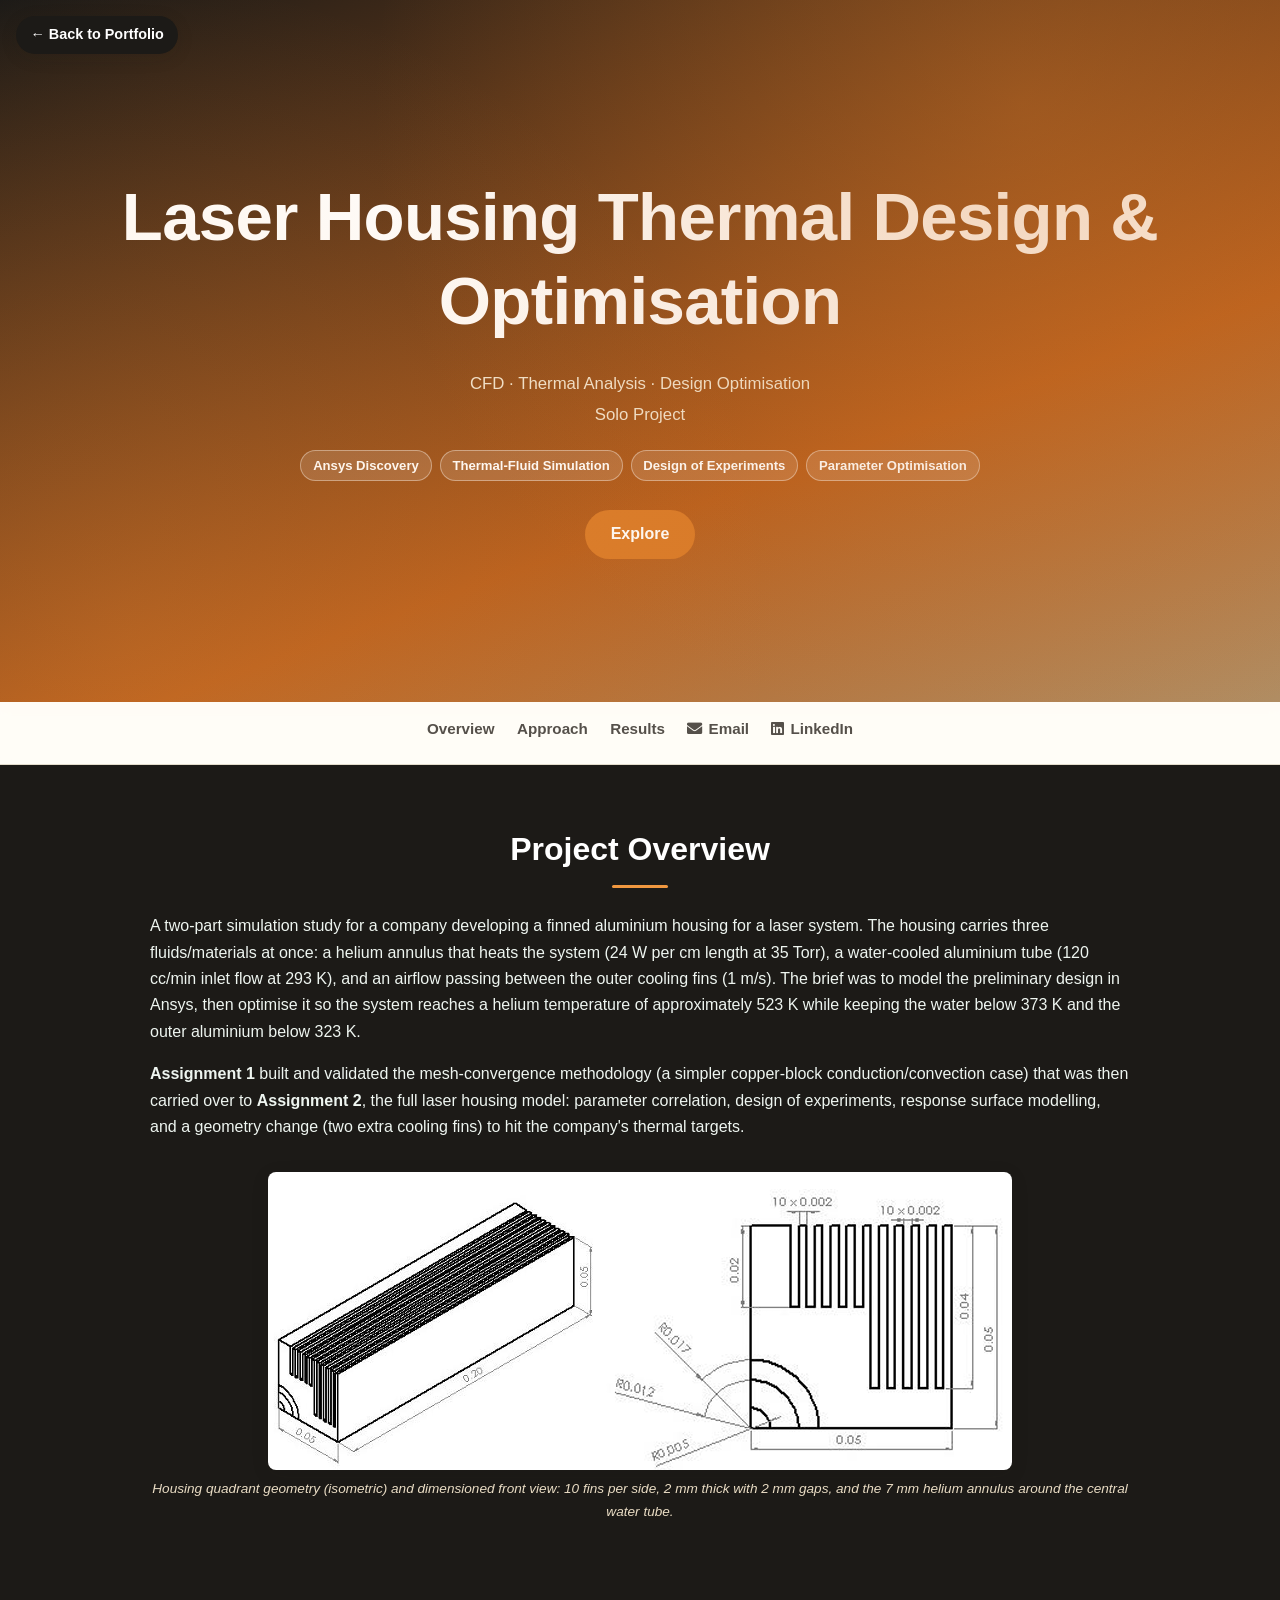
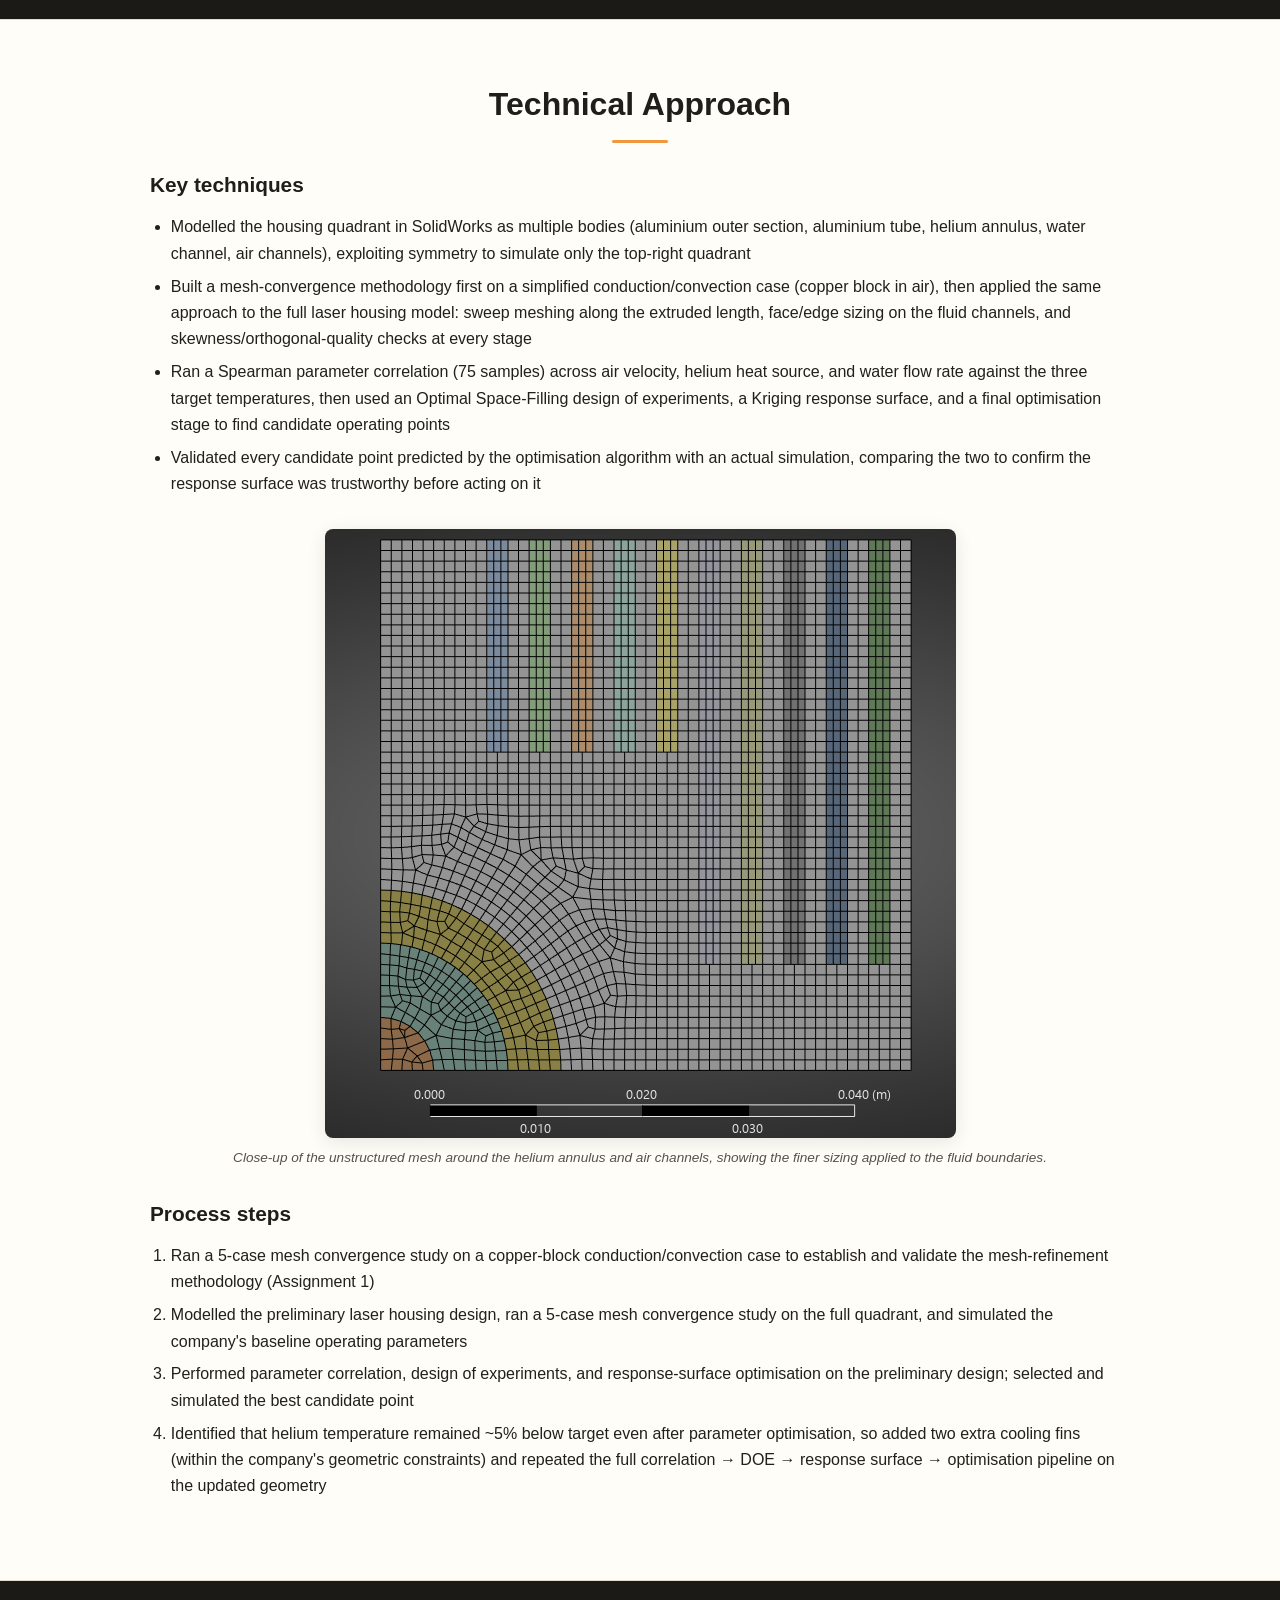
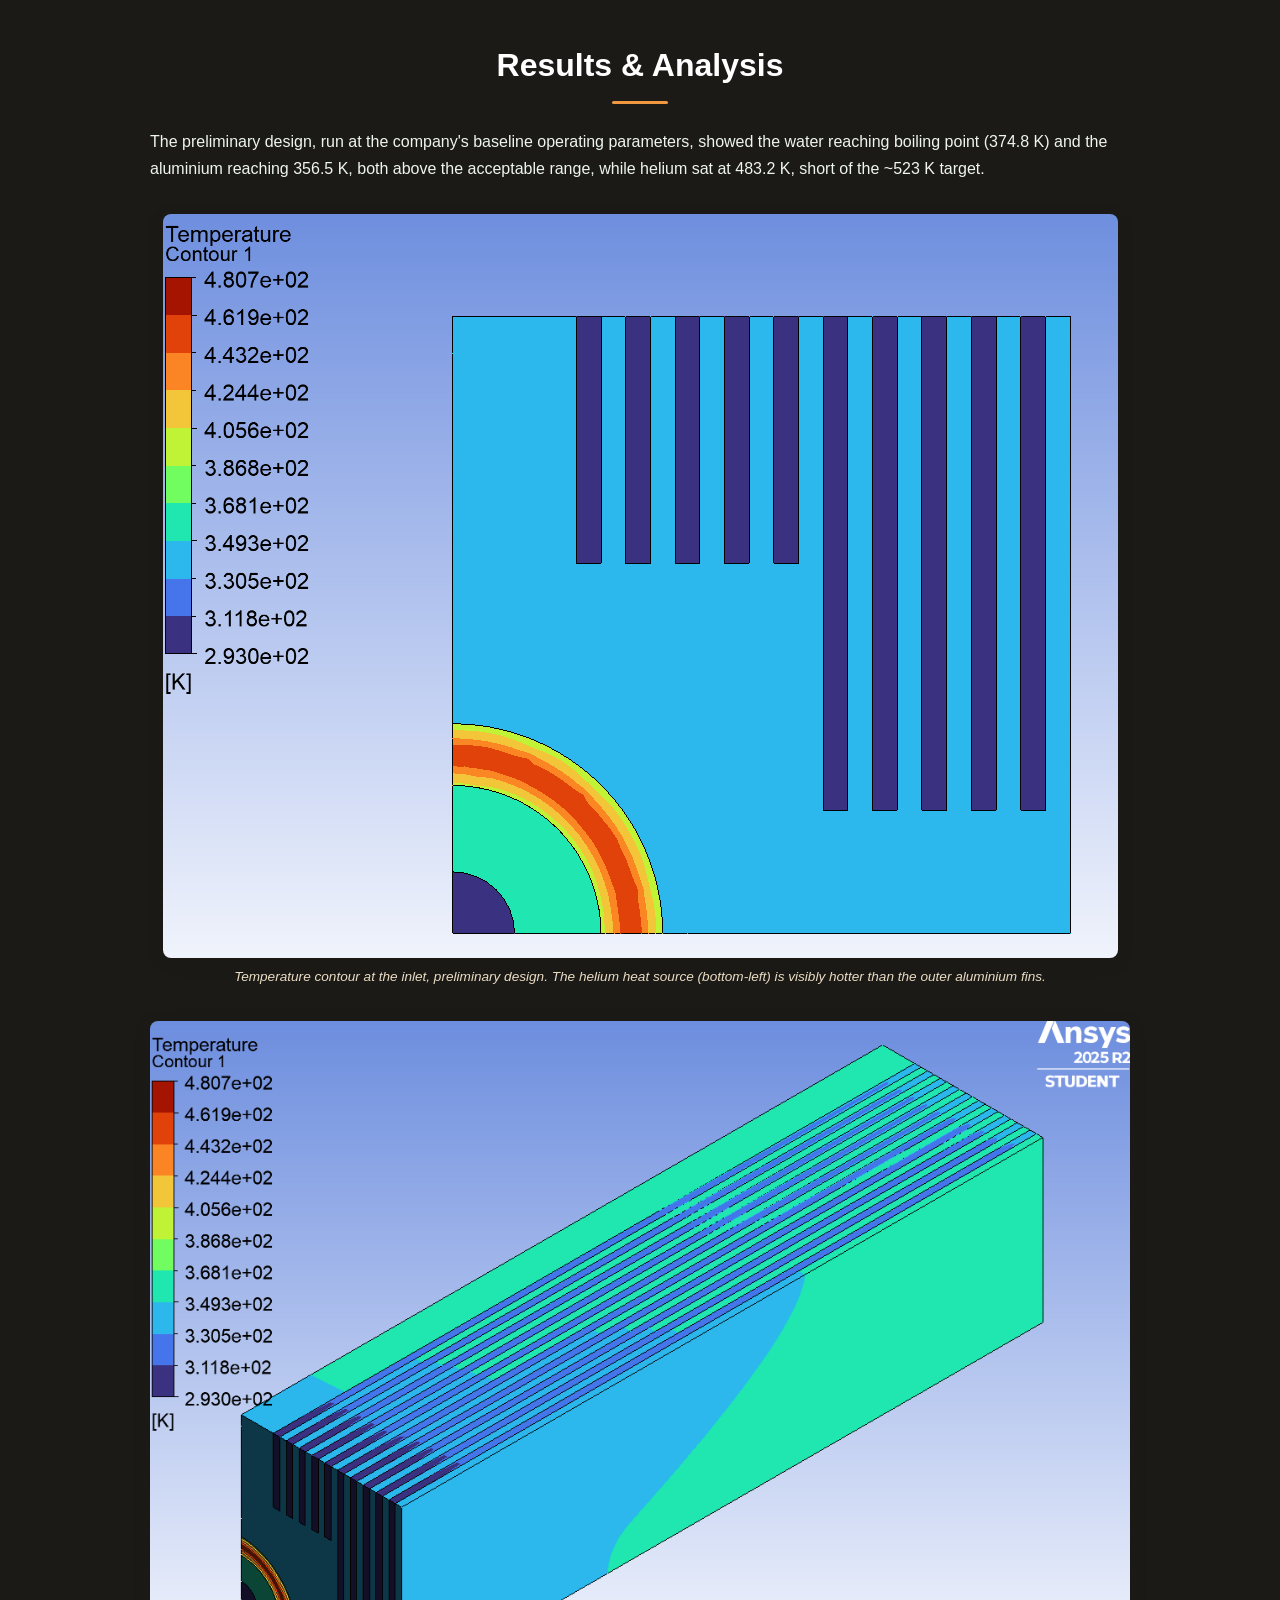
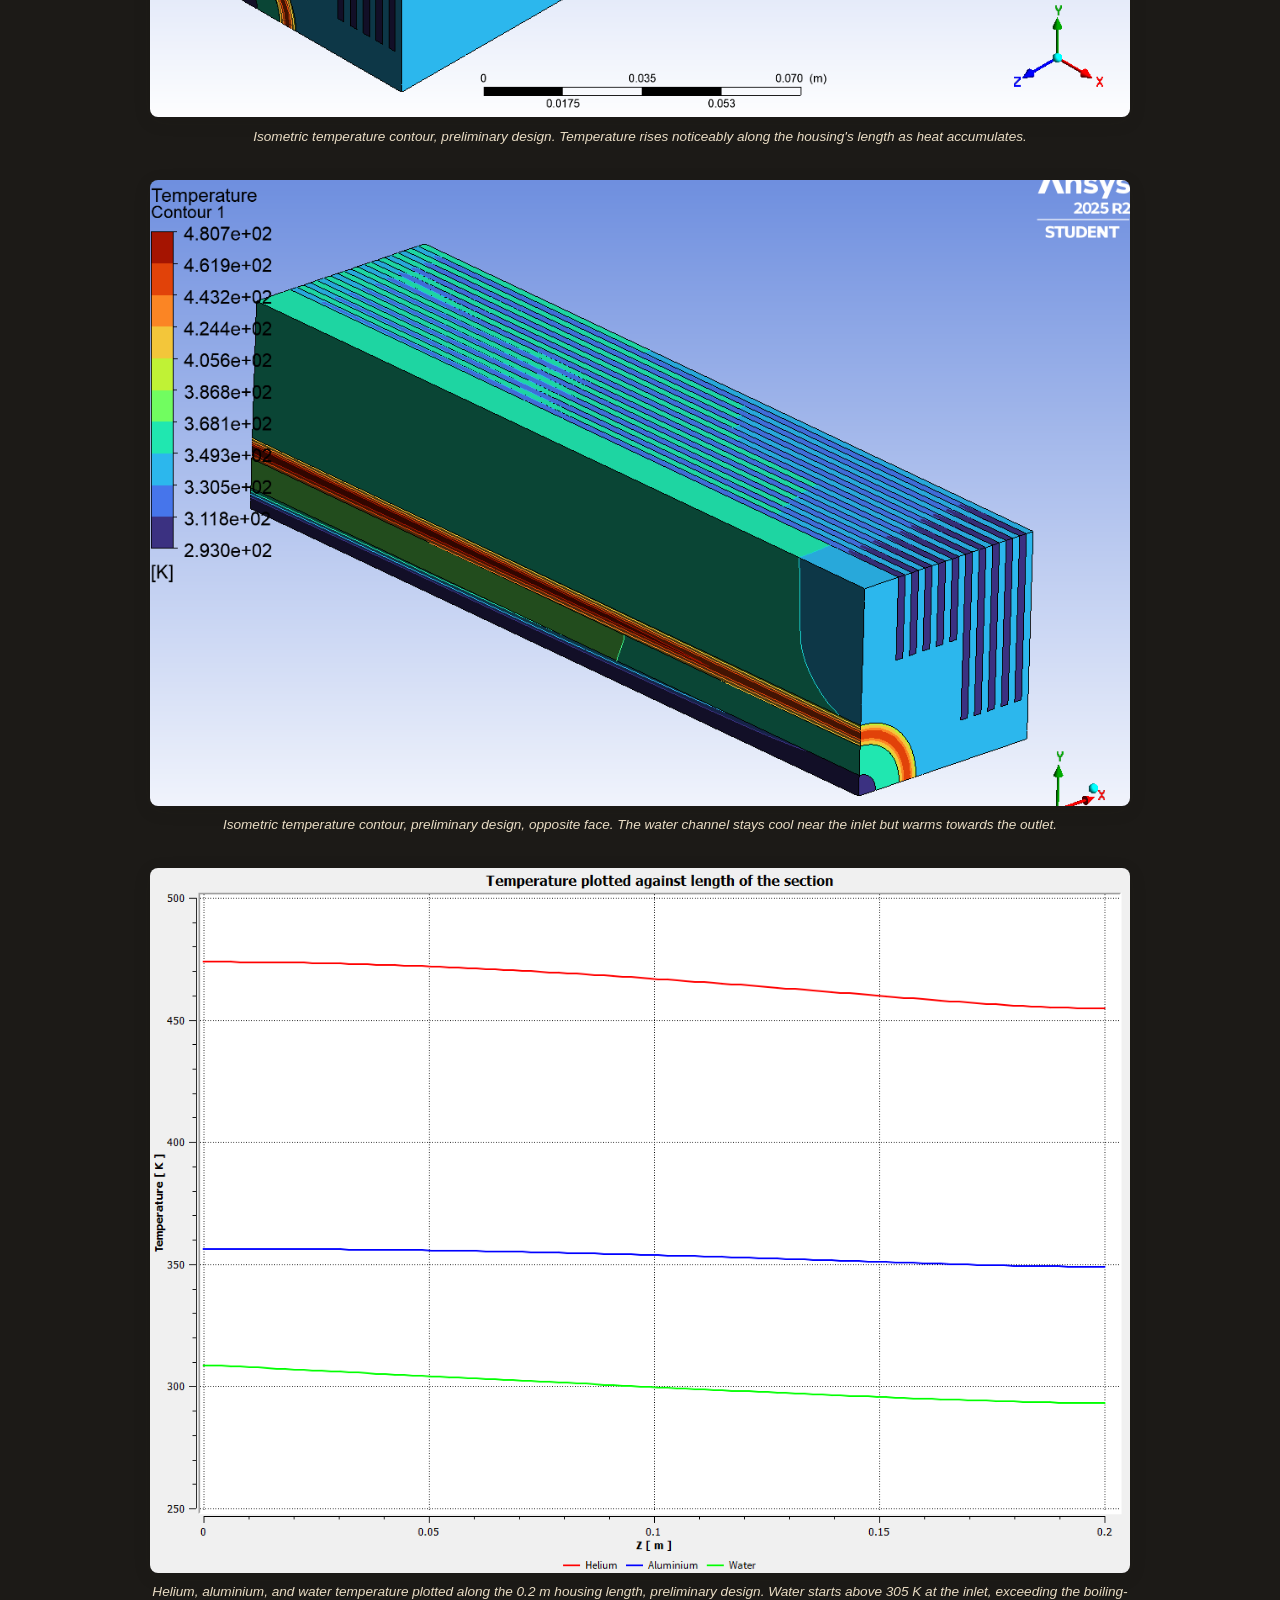
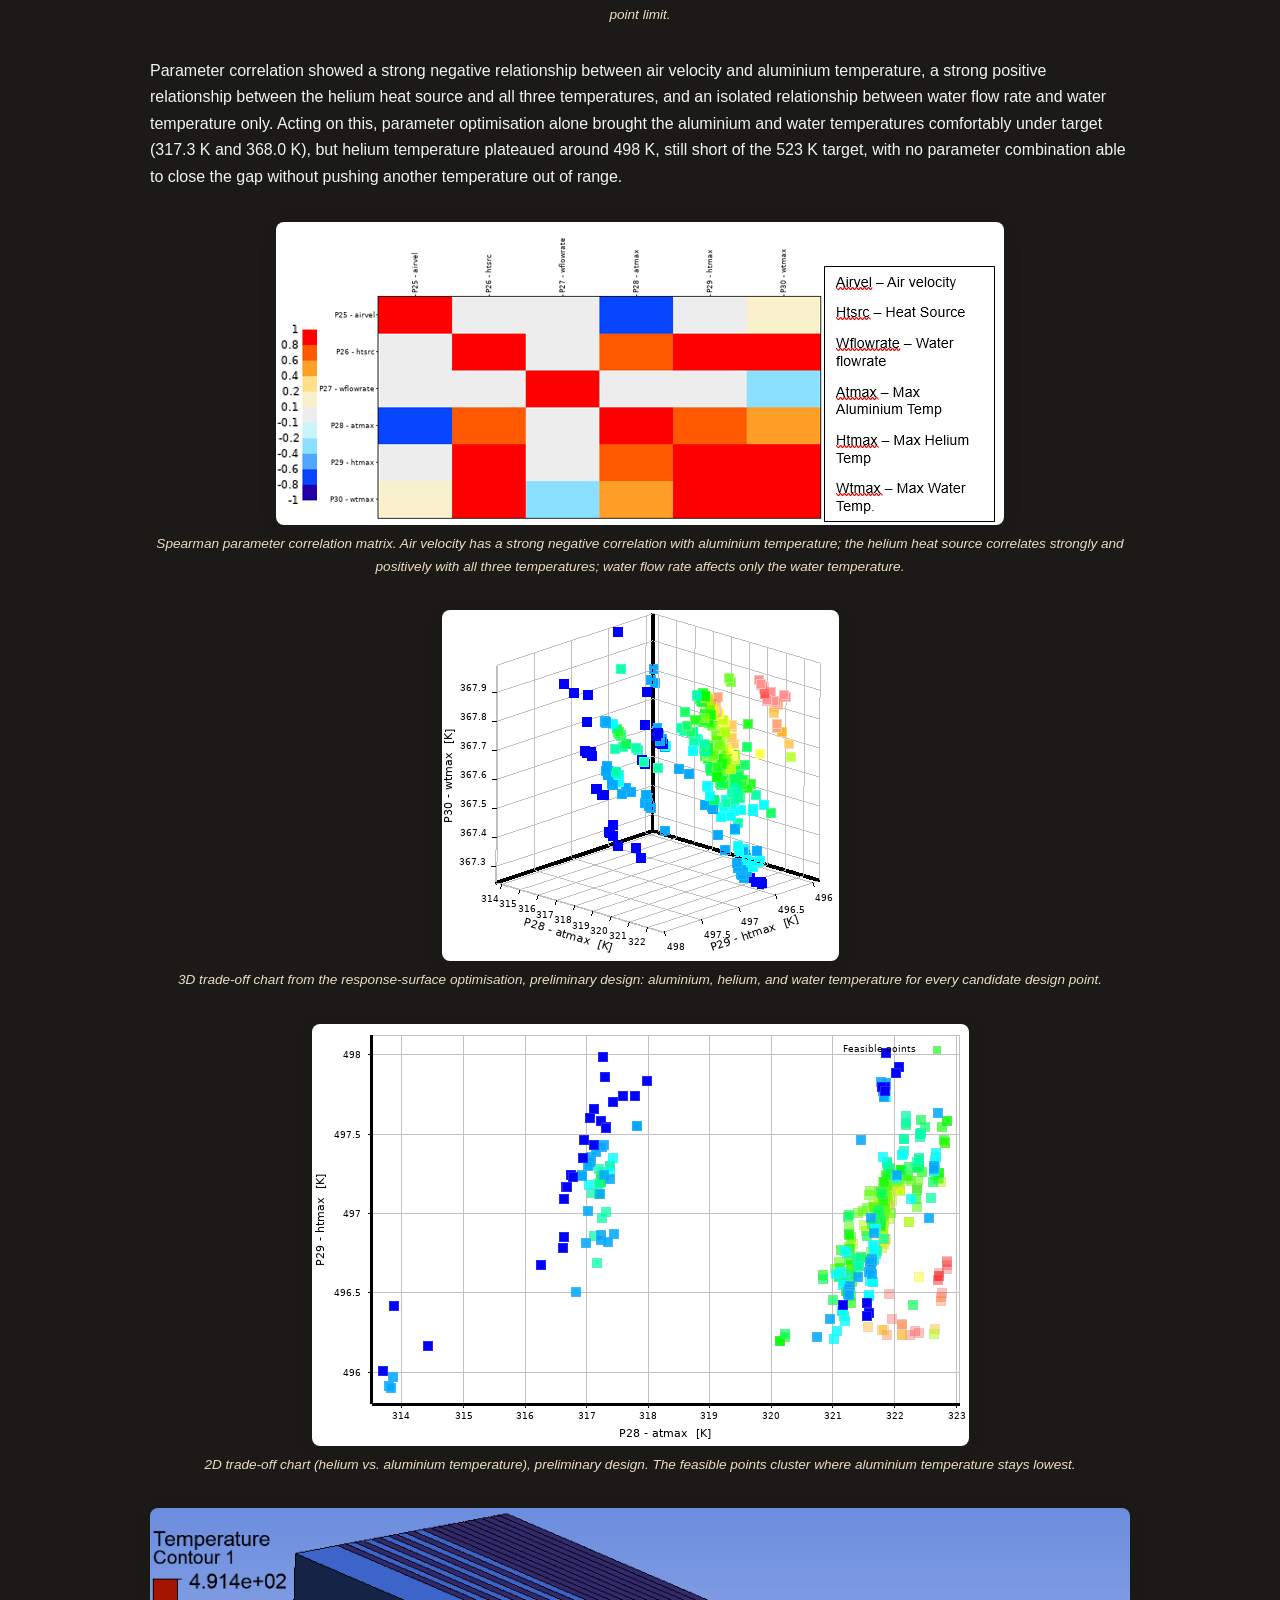
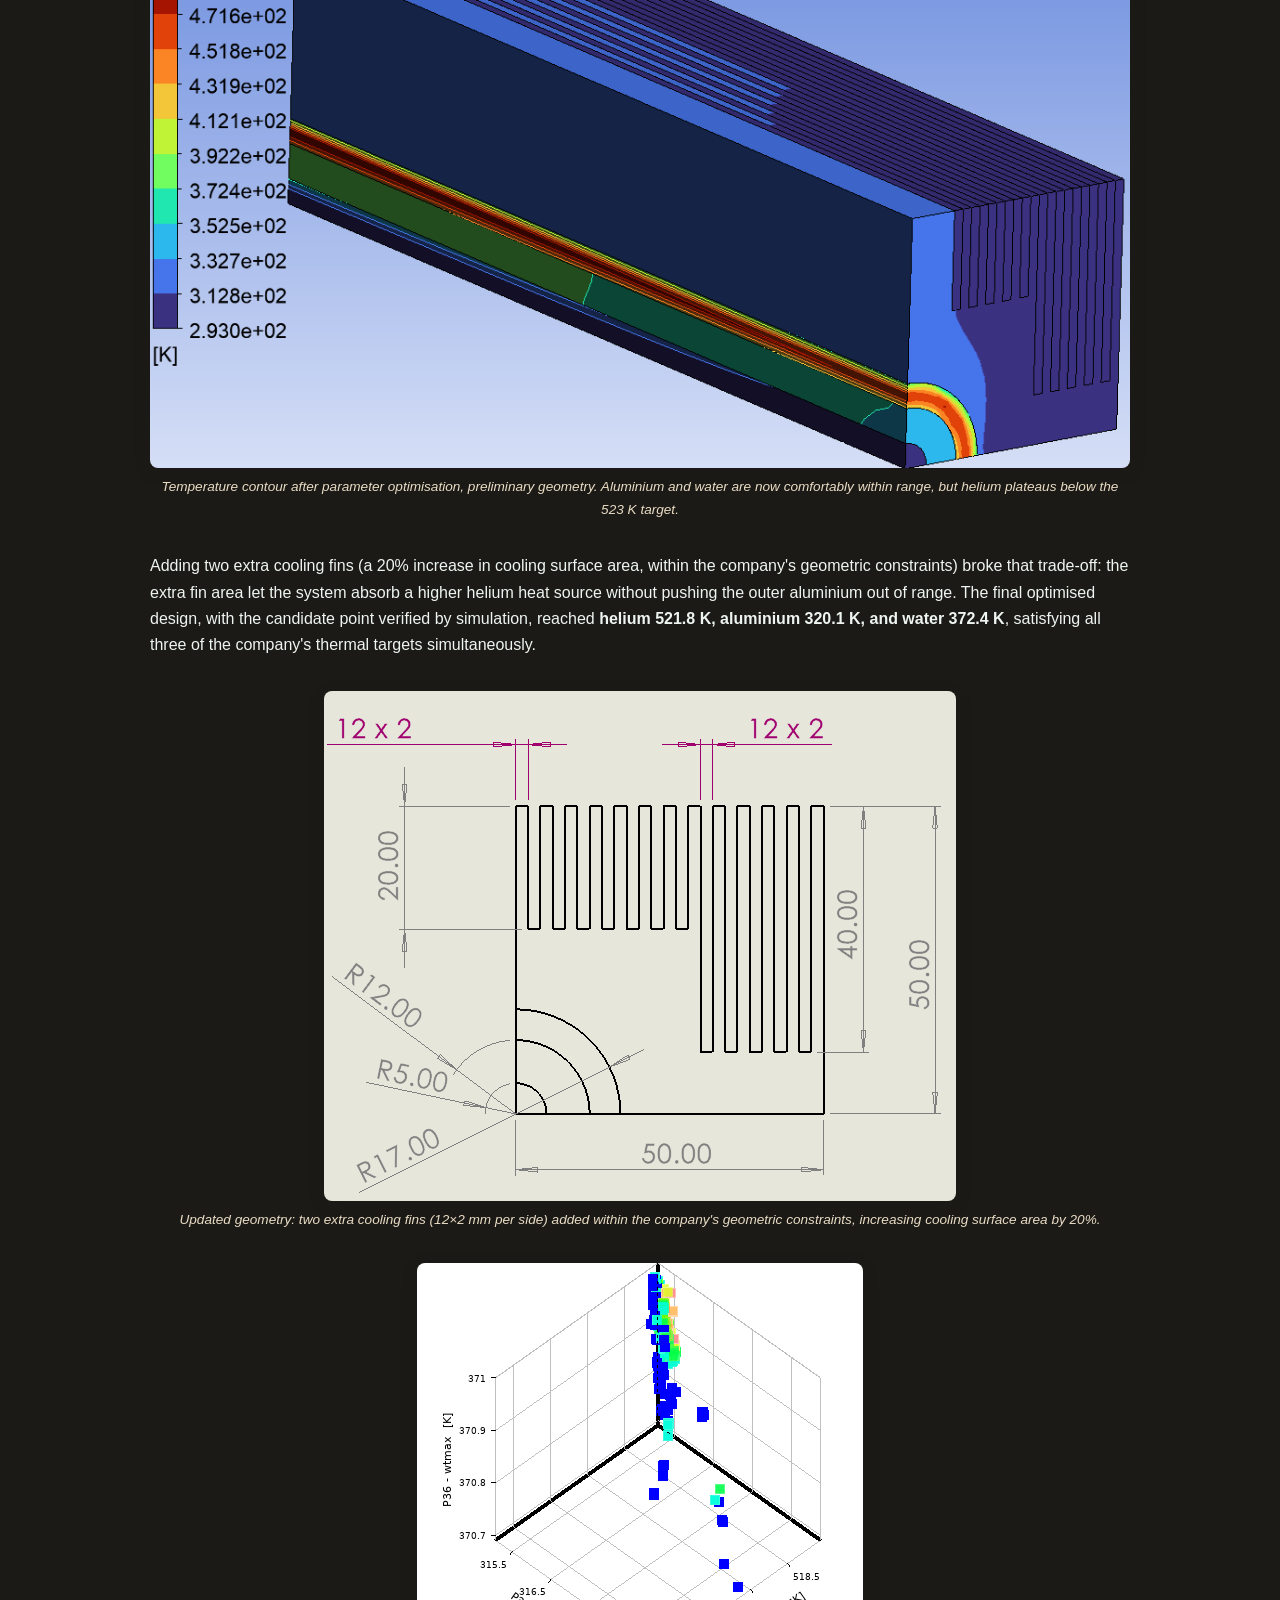
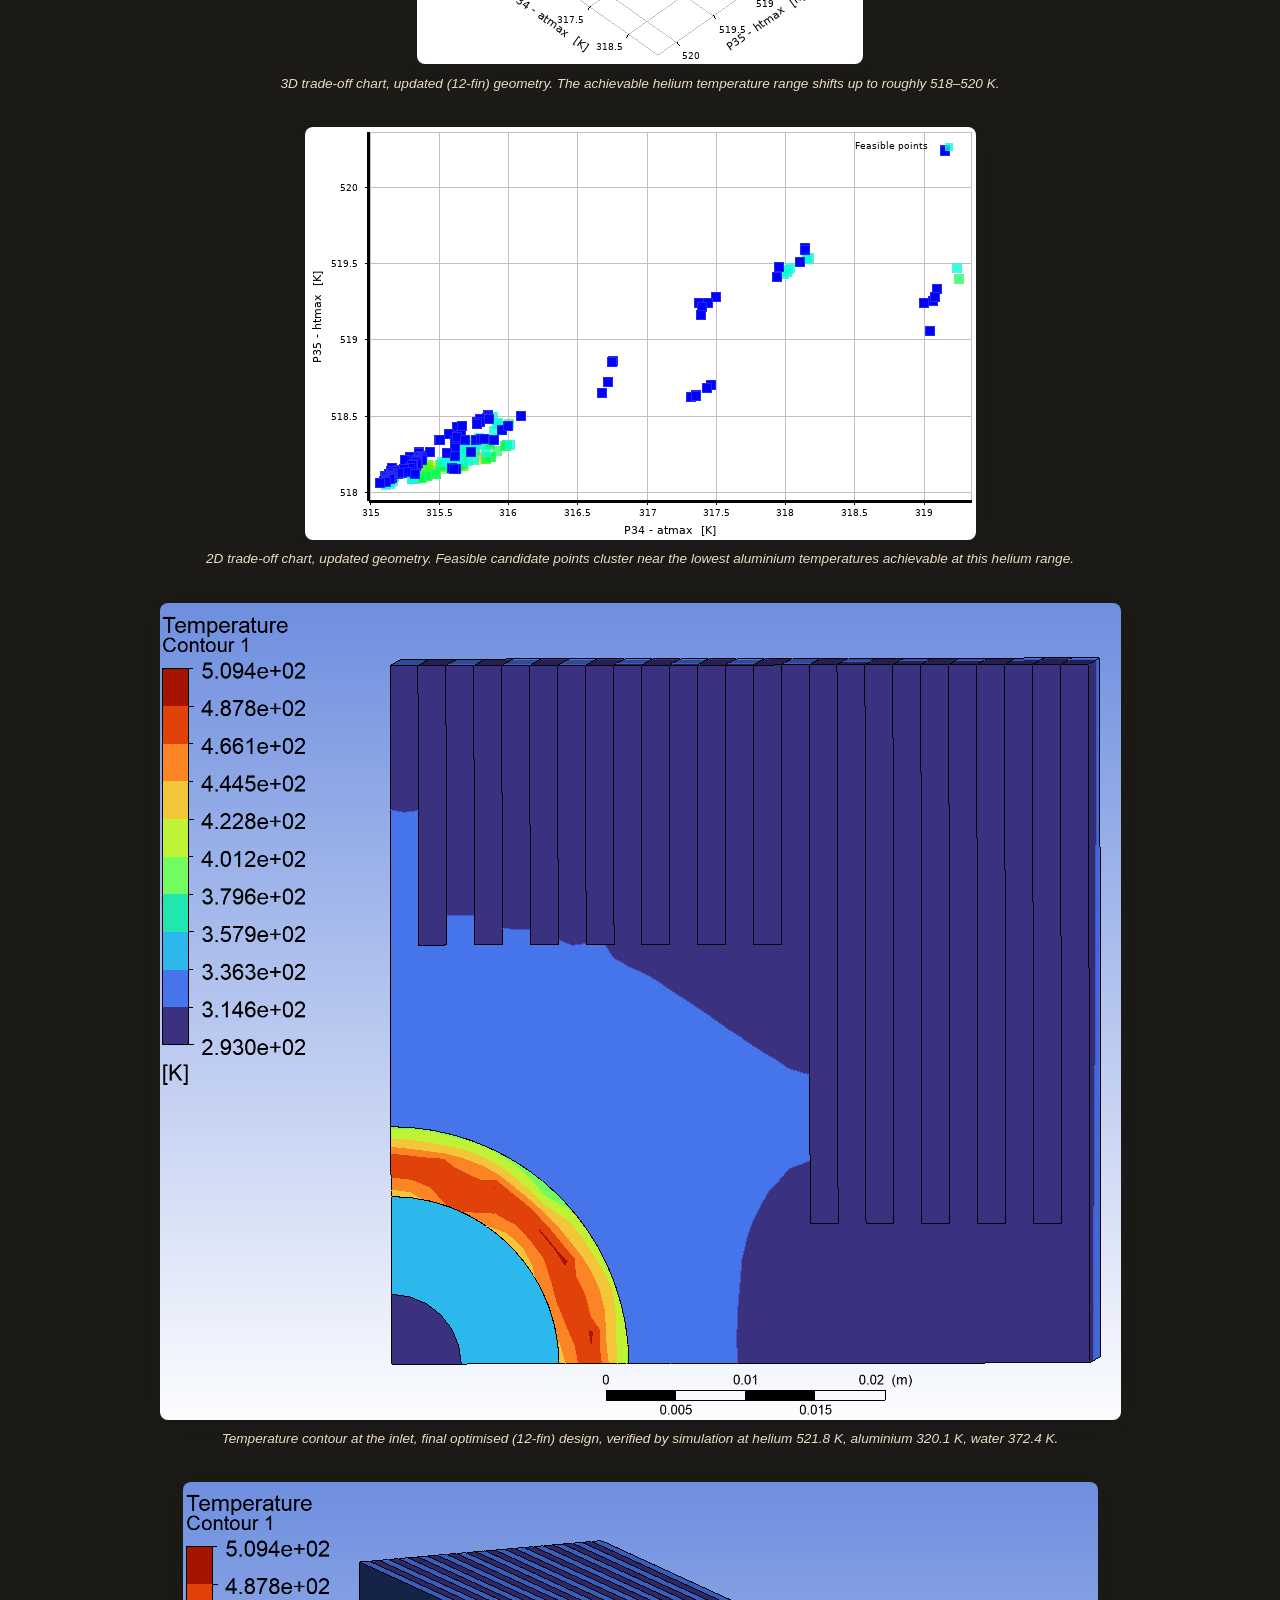
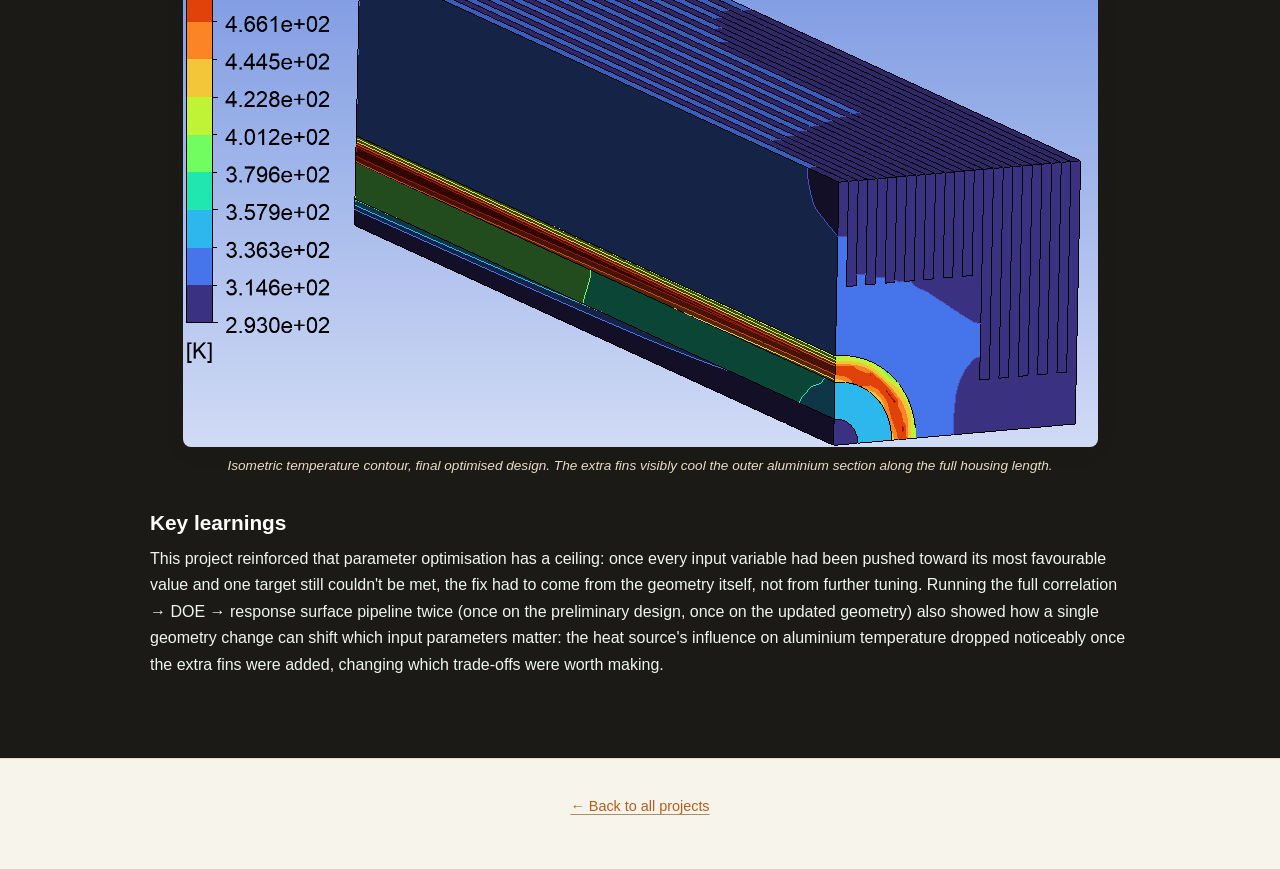
<file: pages/laser-housing-thermal.html>
<!DOCTYPE html>
<html lang="en">

<head>
  <meta charset="utf-8" />
  <title>Laser Housing Thermal Design &amp; Optimisation | Prakshal Shah</title>
  <meta name="viewport" content="width=device-width, initial-scale=1" />
  <link rel="stylesheet" href="../assets/css/fontawesome-all.min.css" />
  <link rel="stylesheet" href="../assets/css/style.css" />
</head>

<body>
  <a href="../index.html#projects" class="back-button">&larr; Back to Portfolio</a>

  <div id="intro">
    <h1>Laser Housing Thermal Design &amp; Optimisation</h1>
    <div class="intro-subtitle">
      <p>CFD · Thermal Analysis · Design Optimisation</p>
      <p>Solo Project</p>
    </div>
    <div class="tech-tags">
      <span class="tech-tag">Ansys Discovery</span>
      <span class="tech-tag">Thermal-Fluid Simulation</span>
      <span class="tech-tag">Design of Experiments</span>
      <span class="tech-tag">Parameter Optimisation</span>
    </div>
    <a href="#overview" class="button">Explore</a>
  </div>

  <header id="header">
    <div class="header-inner project-nav">
      <nav id="nav" aria-label="Primary">
        <ul class="links">
          <li><a href="#overview">Overview</a></li>
          <li><a href="#approach">Approach</a></li>
          <li><a href="#results">Results</a></li>
          <li>
            <a class="icon-link" href="mailto:prakshal196@gmail.com">
              <i class="fas fa-envelope" aria-hidden="true"></i>
              <span>Email</span>
            </a>
          </li>
          <li>
            <a class="icon-link" href="https://www.linkedin.com/in/prakshal-shah/" target="_blank" rel="noopener">
              <i class="fab fa-linkedin" aria-hidden="true"></i>
              <span>LinkedIn</span>
            </a>
          </li>
        </ul>
      </nav>
    </div>
  </header>

  <main id="main">

    <section id="overview" class="panel-tinted">
      <div class="inner">
        <header class="major"><h2>Project Overview</h2></header>
        <p>
          A two-part simulation study for a company developing a finned aluminium housing for a
          laser system. The housing carries three fluids/materials at once: a helium annulus that
          heats the system (24 W per cm length at 35 Torr), a water-cooled aluminium tube (120
          cc/min inlet flow at 293 K), and an airflow passing between the outer cooling fins (1
          m/s). The brief was to model the preliminary design in Ansys, then optimise it so the
          system reaches a helium temperature of approximately 523 K while keeping the water
          below 373 K and the outer aluminium below 323 K.
        </p>
        <p>
          <strong>Assignment 1</strong> built and validated the mesh-convergence methodology (a
          simpler copper-block conduction/convection case) that was then carried over to
          <strong>Assignment 2</strong>, the full laser housing model: parameter correlation,
          design of experiments, response surface modelling, and a geometry change (two extra
          cooling fins) to hit the company's thermal targets.
        </p>

        <figure class="project-figure">
          <img src="images/laser-housing-thermal/quadrant-geometry-dimensions.png" alt="Housing quadrant geometry, isometric and dimensioned front view" loading="lazy" />
          <figcaption>Housing quadrant geometry (isometric) and dimensioned front view: 10 fins per side, 2 mm thick with 2 mm gaps, and the 7 mm helium annulus around the central water tube.</figcaption>
        </figure>
      </div>
    </section>

    <section id="approach">
      <div class="inner">
        <header class="major"><h2>Technical Approach</h2></header>

        <h3>Key techniques</h3>
        <ul>
          <li>Modelled the housing quadrant in SolidWorks as multiple bodies (aluminium outer
            section, aluminium tube, helium annulus, water channel, air channels), exploiting
            symmetry to simulate only the top-right quadrant</li>
          <li>Built a mesh-convergence methodology first on a simplified conduction/convection
            case (copper block in air), then applied the same approach to the full laser housing
            model: sweep meshing along the extruded length, face/edge sizing on the fluid
            channels, and skewness/orthogonal-quality checks at every stage</li>
          <li>Ran a Spearman parameter correlation (75 samples) across air velocity, helium heat
            source, and water flow rate against the three target temperatures, then used an
            Optimal Space-Filling design of experiments, a Kriging response surface, and a final
            optimisation stage to find candidate operating points</li>
          <li>Validated every candidate point predicted by the optimisation algorithm with an
            actual simulation, comparing the two to confirm the response surface was trustworthy
            before acting on it</li>
        </ul>

        <figure class="project-figure">
          <img src="images/laser-housing-thermal/mesh-detail-closeup.png" alt="Close-up of the mesh around the helium annulus and air channels" loading="lazy" />
          <figcaption>Close-up of the unstructured mesh around the helium annulus and air channels, showing the finer sizing applied to the fluid boundaries.</figcaption>
        </figure>

        <h3>Process steps</h3>
        <ol>
          <li>Ran a 5-case mesh convergence study on a copper-block conduction/convection case to
            establish and validate the mesh-refinement methodology (Assignment 1)</li>
          <li>Modelled the preliminary laser housing design, ran a 5-case mesh convergence study
            on the full quadrant, and simulated the company's baseline operating parameters</li>
          <li>Performed parameter correlation, design of experiments, and response-surface
            optimisation on the preliminary design; selected and simulated the best candidate
            point</li>
          <li>Identified that helium temperature remained ~5% below target even after parameter
            optimisation, so added two extra cooling fins (within the company's geometric
            constraints) and repeated the full correlation → DOE → response surface →
            optimisation pipeline on the updated geometry</li>
        </ol>
      </div>
    </section>

    <section id="results" class="panel-tinted">
      <div class="inner">
        <header class="major"><h2>Results &amp; Analysis</h2></header>

        <p>
          The preliminary design, run at the company's baseline operating parameters, showed the
          water reaching boiling point (374.8 K) and the aluminium reaching 356.5 K, both above
          the acceptable range, while helium sat at 483.2 K, short of the ~523 K target.
        </p>

        <figure class="project-figure">
          <img src="images/laser-housing-thermal/baseline-temperature-contour-inlet.png" alt="Temperature contour at the inlet, preliminary design" loading="lazy" />
          <figcaption>Temperature contour at the inlet, preliminary design. The helium heat source (bottom-left) is visibly hotter than the outer aluminium fins.</figcaption>
        </figure>
        <figure class="project-figure">
          <img src="images/laser-housing-thermal/baseline-temperature-contour-isometric-1.png" alt="Isometric temperature contour, preliminary design" loading="lazy" />
          <figcaption>Isometric temperature contour, preliminary design. Temperature rises noticeably along the housing's length as heat accumulates.</figcaption>
        </figure>
        <figure class="project-figure">
          <img src="images/laser-housing-thermal/baseline-temperature-contour-isometric-2.png" alt="Isometric temperature contour, preliminary design, opposite face" loading="lazy" />
          <figcaption>Isometric temperature contour, preliminary design, opposite face. The water channel stays cool near the inlet but warms towards the outlet.</figcaption>
        </figure>
        <figure class="project-figure">
          <img src="images/laser-housing-thermal/baseline-temperature-along-length.png" alt="Helium, aluminium, and water temperature plotted along the housing length, preliminary design" loading="lazy" />
          <figcaption>Helium, aluminium, and water temperature plotted along the 0.2 m housing length, preliminary design. Water starts above 305 K at the inlet, exceeding the boiling-point limit.</figcaption>
        </figure>

        <p>
          Parameter correlation showed a strong negative relationship between air velocity and
          aluminium temperature, a strong positive relationship between the helium heat source and
          all three temperatures, and an isolated relationship between water flow rate and water
          temperature only. Acting on this, parameter optimisation alone brought the aluminium and
          water temperatures comfortably under target (317.3 K and 368.0 K), but helium temperature
          plateaued around 498 K, still short of the 523 K target, with no parameter combination
          able to close the gap without pushing another temperature out of range.
        </p>

        <figure class="project-figure">
          <img src="images/laser-housing-thermal/correlation-matrix-baseline.png" alt="Spearman parameter correlation matrix, preliminary design" loading="lazy" />
          <figcaption>Spearman parameter correlation matrix. Air velocity has a strong negative correlation with aluminium temperature; the helium heat source correlates strongly and positively with all three temperatures; water flow rate affects only the water temperature.</figcaption>
        </figure>
        <figure class="project-figure">
          <img src="images/laser-housing-thermal/tradeoff-3d-baseline.png" alt="3D trade-off chart from the response-surface optimisation, preliminary design" loading="lazy" />
          <figcaption>3D trade-off chart from the response-surface optimisation, preliminary design: aluminium, helium, and water temperature for every candidate design point.</figcaption>
        </figure>
        <figure class="project-figure">
          <img src="images/laser-housing-thermal/tradeoff-2d-baseline.png" alt="2D trade-off chart, helium versus aluminium temperature, preliminary design" loading="lazy" />
          <figcaption>2D trade-off chart (helium vs. aluminium temperature), preliminary design. The feasible points cluster where aluminium temperature stays lowest.</figcaption>
        </figure>
        <figure class="project-figure">
          <img src="images/laser-housing-thermal/optimised-temperature-contour-baseline-geometry.png" alt="Temperature contour after parameter optimisation, preliminary geometry" loading="lazy" />
          <figcaption>Temperature contour after parameter optimisation, preliminary geometry. Aluminium and water are now comfortably within range, but helium plateaus below the 523 K target.</figcaption>
        </figure>

        <p>
          Adding two extra cooling fins (a 20% increase in cooling surface area, within the
          company's geometric constraints) broke that trade-off: the extra fin area let the system
          absorb a higher helium heat source without pushing the outer aluminium out of range. The
          final optimised design, with the candidate point verified by simulation, reached
          <strong>helium 521.8 K, aluminium 320.1 K, and water 372.4 K</strong>, satisfying all
          three of the company's thermal targets simultaneously.
        </p>

        <figure class="project-figure">
          <img src="images/laser-housing-thermal/updated-geometry-two-extra-fins.png" alt="Updated geometry with two extra cooling fins added" loading="lazy" />
          <figcaption>Updated geometry: two extra cooling fins (12×2 mm per side) added within the company's geometric constraints, increasing cooling surface area by 20%.</figcaption>
        </figure>
        <figure class="project-figure">
          <img src="images/laser-housing-thermal/tradeoff-3d-updated.png" alt="3D trade-off chart, updated 12-fin geometry" loading="lazy" />
          <figcaption>3D trade-off chart, updated (12-fin) geometry. The achievable helium temperature range shifts up to roughly 518–520 K.</figcaption>
        </figure>
        <figure class="project-figure">
          <img src="images/laser-housing-thermal/tradeoff-2d-updated.png" alt="2D trade-off chart, updated geometry" loading="lazy" />
          <figcaption>2D trade-off chart, updated geometry. Feasible candidate points cluster near the lowest aluminium temperatures achievable at this helium range.</figcaption>
        </figure>
        <figure class="project-figure">
          <img src="images/laser-housing-thermal/updated-temperature-contour-inlet.png" alt="Temperature contour at the inlet, final optimised 12-fin design" loading="lazy" />
          <figcaption>Temperature contour at the inlet, final optimised (12-fin) design, verified by simulation at helium 521.8 K, aluminium 320.1 K, water 372.4 K.</figcaption>
        </figure>
        <figure class="project-figure">
          <img src="images/laser-housing-thermal/updated-temperature-contour-isometric.png" alt="Isometric temperature contour, final optimised design" loading="lazy" />
          <figcaption>Isometric temperature contour, final optimised design. The extra fins visibly cool the outer aluminium section along the full housing length.</figcaption>
        </figure>

        <h3>Key learnings</h3>
        <p>
          This project reinforced that parameter optimisation has a ceiling: once every input
          variable had been pushed toward its most favourable value and one target still couldn't
          be met, the fix had to come from the geometry itself, not from further tuning. Running
          the full correlation → DOE → response surface pipeline twice (once on the preliminary
          design, once on the updated geometry) also showed how a single geometry change can shift
          which input parameters matter: the heat source's influence on aluminium temperature
          dropped noticeably once the extra fins were added, changing which trade-offs were worth
          making.
        </p>
      </div>
    </section>

  </main>

  <footer id="footer">
    <p><a href="../index.html#projects">&larr; Back to all projects</a></p>
  </footer>

</body>

</html>
</file>
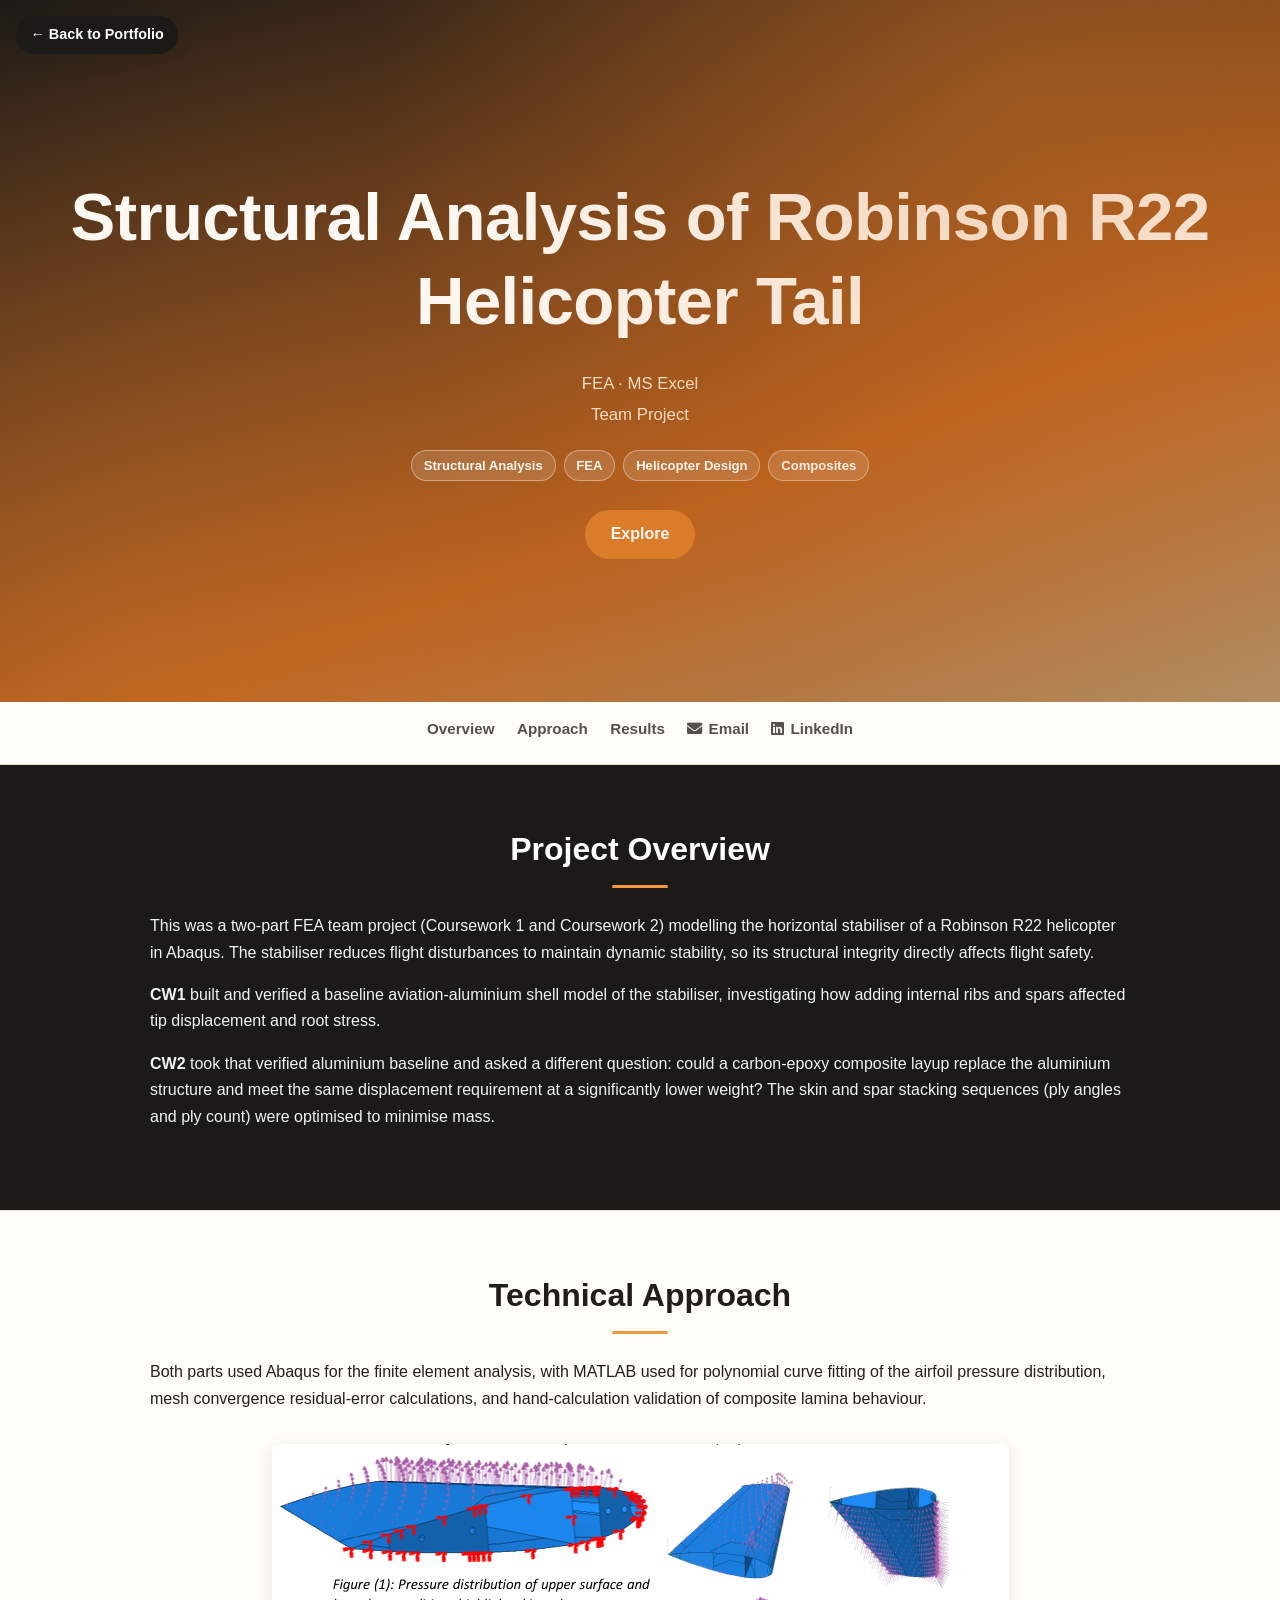
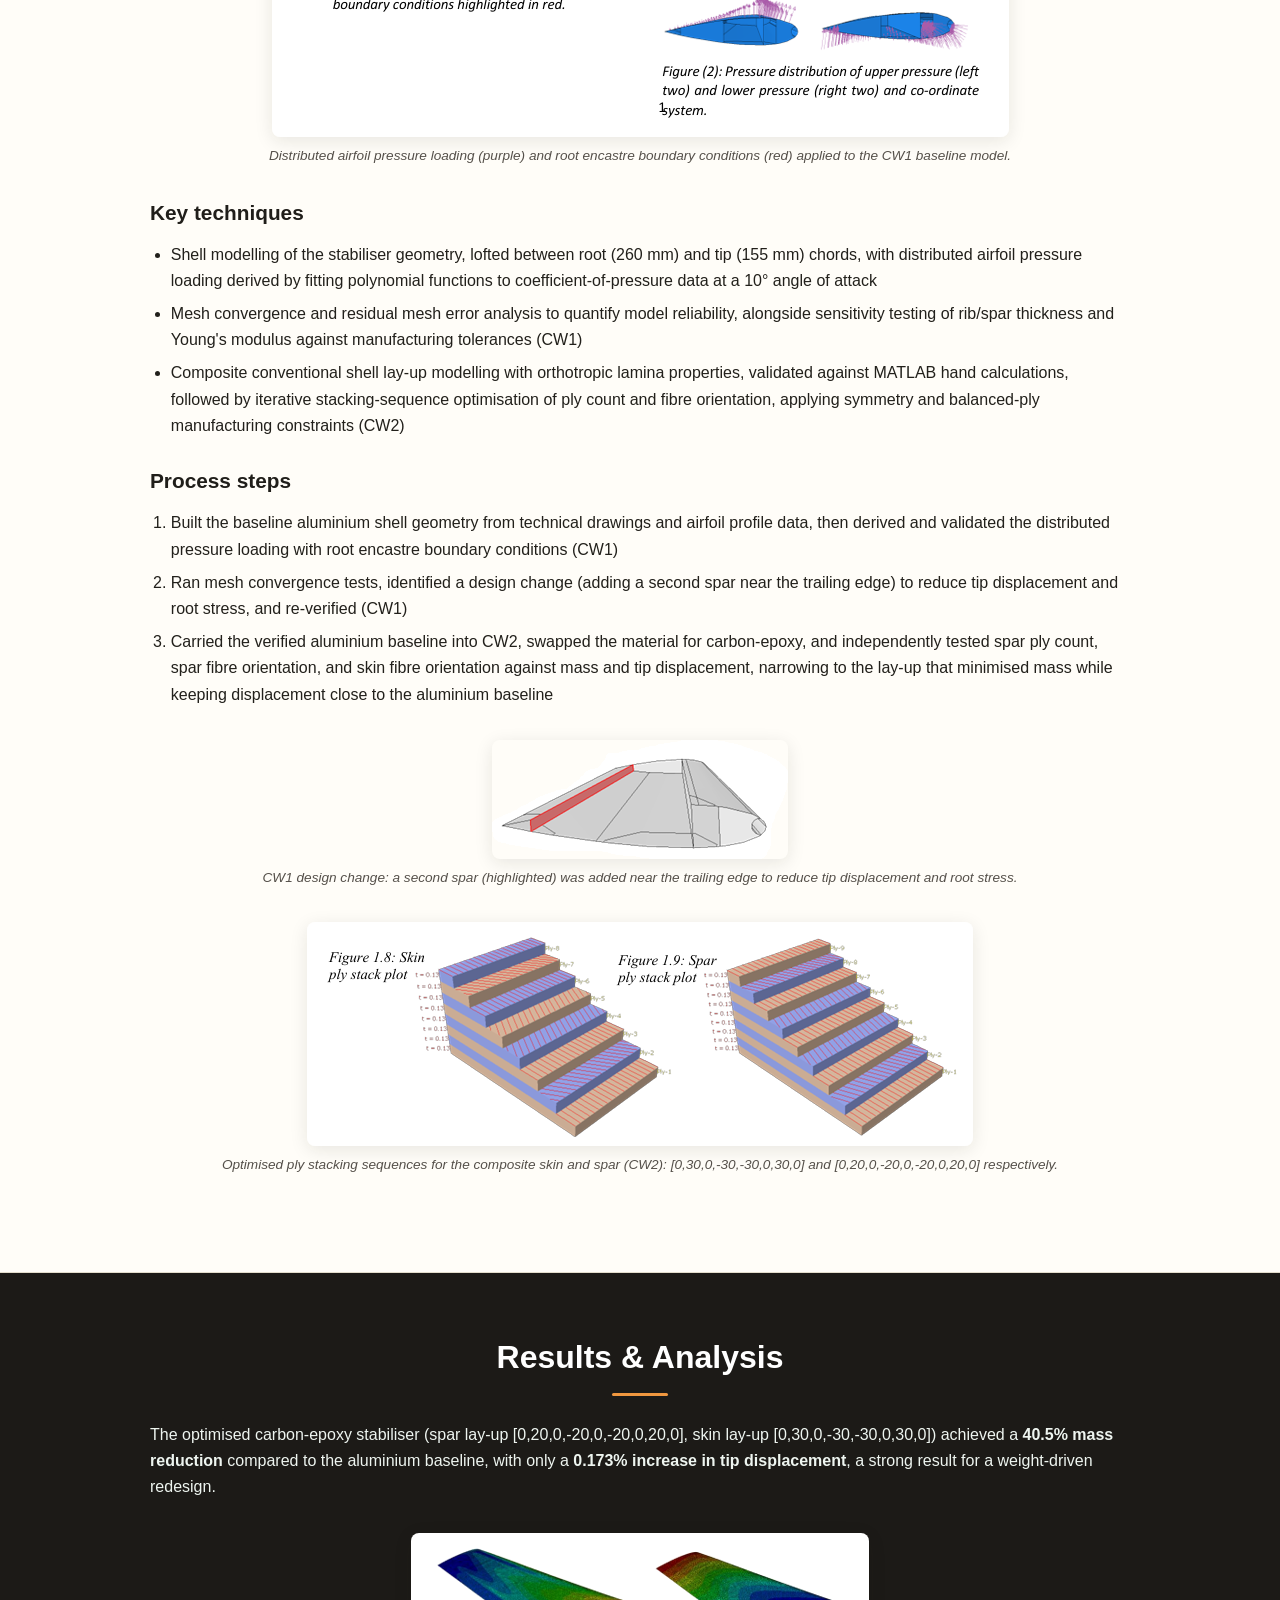
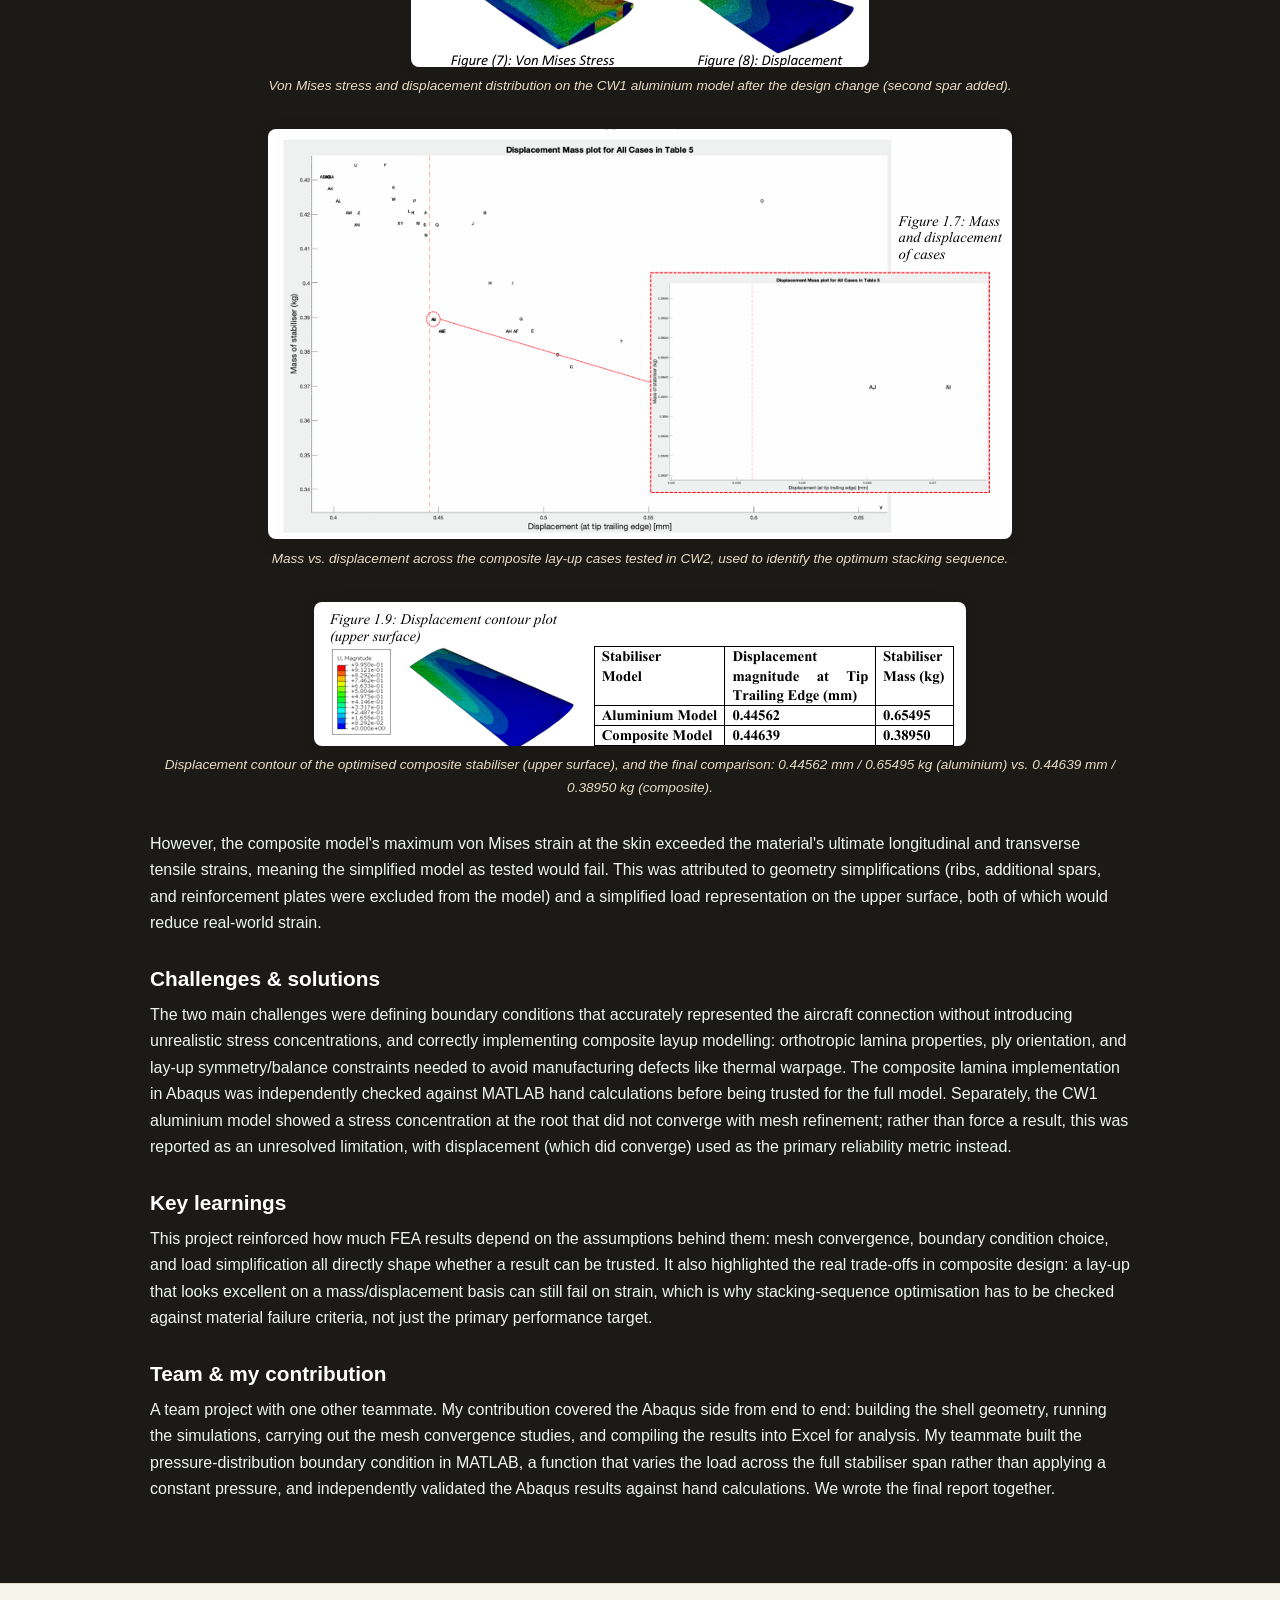
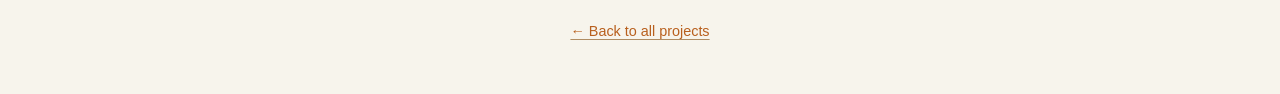
<file: pages/r22-helicopter-tail.html>
<!DOCTYPE html>
<html lang="en">

<head>
  <meta charset="utf-8" />
  <title>Structural Analysis of Robinson R22 Helicopter Tail | Prakshal Shah</title>
  <meta name="viewport" content="width=device-width, initial-scale=1" />
  <link rel="stylesheet" href="../assets/css/fontawesome-all.min.css" />
  <link rel="stylesheet" href="../assets/css/style.css" />
</head>

<body>
  <a href="../index.html#projects" class="back-button">&larr; Back to Portfolio</a>

  <div id="intro">
    <h1>Structural Analysis of Robinson R22 Helicopter Tail</h1>
    <div class="intro-subtitle">
      <p>FEA · MS Excel</p>
      <p>Team Project</p>
    </div>
    <div class="tech-tags">
      <span class="tech-tag">Structural Analysis</span>
      <span class="tech-tag">FEA</span>
      <span class="tech-tag">Helicopter Design</span>
      <span class="tech-tag">Composites</span>
    </div>
    <a href="#overview" class="button">Explore</a>
  </div>

  <header id="header">
    <div class="header-inner project-nav">
      <nav id="nav" aria-label="Primary">
        <ul class="links">
          <li><a href="#overview">Overview</a></li>
          <li><a href="#approach">Approach</a></li>
          <li><a href="#results">Results</a></li>
          <li>
            <a class="icon-link" href="mailto:prakshal196@gmail.com">
              <i class="fas fa-envelope" aria-hidden="true"></i>
              <span>Email</span>
            </a>
          </li>
          <li>
            <a class="icon-link" href="https://www.linkedin.com/in/prakshal-shah/" target="_blank" rel="noopener">
              <i class="fab fa-linkedin" aria-hidden="true"></i>
              <span>LinkedIn</span>
            </a>
          </li>
        </ul>
      </nav>
    </div>
  </header>

  <main id="main">

    <section id="overview" class="panel-tinted">
      <div class="inner">
        <header class="major"><h2>Project Overview</h2></header>
        <p>
          This was a two-part FEA team project (Coursework 1 and Coursework 2) modelling the
          horizontal stabiliser of a Robinson R22 helicopter in Abaqus. The stabiliser reduces
          flight disturbances to maintain dynamic stability, so its structural integrity directly
          affects flight safety.
        </p>
        <p>
          <strong>CW1</strong> built and verified a baseline aviation-aluminium shell model of the
          stabiliser, investigating how adding internal ribs and spars affected tip displacement
          and root stress.
        </p>
        <p>
          <strong>CW2</strong> took that verified aluminium baseline and asked a different
          question: could a carbon-epoxy composite layup replace the aluminium structure and meet
          the same displacement requirement at a significantly lower weight? The skin and spar
          stacking sequences (ply angles and ply count) were optimised to minimise mass.
        </p>
      </div>
    </section>

    <section id="approach">
      <div class="inner">
        <header class="major"><h2>Technical Approach</h2></header>
        <p>
          Both parts used Abaqus for the finite element analysis, with MATLAB used for polynomial
          curve fitting of the airfoil pressure distribution, mesh convergence residual-error
          calculations, and hand-calculation validation of composite lamina behaviour.
        </p>

        <figure class="project-figure">
          <img src="images/r22-helicopter-tail/pressure-distribution-bc.png" alt="Pressure distribution over the stabiliser upper surface and boundary conditions applied at the root" loading="lazy" />
          <figcaption>Distributed airfoil pressure loading (purple) and root encastre boundary conditions (red) applied to the CW1 baseline model.</figcaption>
        </figure>

        <h3>Key techniques</h3>
        <ul>
          <li>Shell modelling of the stabiliser geometry, lofted between root (260&nbsp;mm) and tip (155&nbsp;mm) chords, with distributed airfoil pressure loading derived by fitting polynomial functions to coefficient-of-pressure data at a 10° angle of attack</li>
          <li>Mesh convergence and residual mesh error analysis to quantify model reliability, alongside sensitivity testing of rib/spar thickness and Young's modulus against manufacturing tolerances (CW1)</li>
          <li>Composite conventional shell lay-up modelling with orthotropic lamina properties, validated against MATLAB hand calculations, followed by iterative stacking-sequence optimisation of ply count and fibre orientation, applying symmetry and balanced-ply manufacturing constraints (CW2)</li>
        </ul>

        <h3>Process steps</h3>
        <ol>
          <li>Built the baseline aluminium shell geometry from technical drawings and airfoil profile data, then derived and validated the distributed pressure loading with root encastre boundary conditions (CW1)</li>
          <li>Ran mesh convergence tests, identified a design change (adding a second spar near the trailing edge) to reduce tip displacement and root stress, and re-verified (CW1)</li>
          <li>Carried the verified aluminium baseline into CW2, swapped the material for carbon-epoxy, and independently tested spar ply count, spar fibre orientation, and skin fibre orientation against mass and tip displacement, narrowing to the lay-up that minimised mass while keeping displacement close to the aluminium baseline</li>
        </ol>

        <figure class="project-figure">
          <img src="images/r22-helicopter-tail/design-change-second-spar.png" alt="Cutout view of the stabiliser with the added second spar highlighted near the trailing edge" loading="lazy" />
          <figcaption>CW1 design change: a second spar (highlighted) was added near the trailing edge to reduce tip displacement and root stress.</figcaption>
        </figure>

        <figure class="project-figure">
          <img src="images/r22-helicopter-tail/ply-stack-plots.png" alt="Ply stack plots for the optimised composite skin and spar" loading="lazy" />
          <figcaption>Optimised ply stacking sequences for the composite skin and spar (CW2): [0,30,0,-30,-30,0,30,0] and [0,20,0,-20,0,-20,0,20,0] respectively.</figcaption>
        </figure>
      </div>
    </section>

    <section id="results" class="panel-tinted">
      <div class="inner">
        <header class="major"><h2>Results &amp; Analysis</h2></header>
        <p>
          The optimised carbon-epoxy stabiliser (spar lay-up [0,20,0,-20,0,-20,0,20,0], skin
          lay-up [0,30,0,-30,-30,0,30,0]) achieved a <strong>40.5% mass reduction</strong>
          compared to the aluminium baseline, with only a <strong>0.173% increase in tip
          displacement</strong>, a strong result for a weight-driven redesign.
        </p>

        <figure class="project-figure">
          <img src="images/r22-helicopter-tail/von-mises-and-displacement.png" alt="Von Mises stress and displacement contour plots on the updated CW1 aluminium model" loading="lazy" />
          <figcaption>Von Mises stress and displacement distribution on the CW1 aluminium model after the design change (second spar added).</figcaption>
        </figure>

        <figure class="project-figure">
          <img src="images/r22-helicopter-tail/mass-displacement-scatter.png" alt="Mass vs. tip displacement scatter across composite lay-up cases" loading="lazy" />
          <figcaption>Mass vs. displacement across the composite lay-up cases tested in CW2, used to identify the optimum stacking sequence.</figcaption>
        </figure>

        <figure class="project-figure">
          <img src="images/r22-helicopter-tail/final-displacement-comparison.png" alt="Final displacement contour and aluminium vs. composite comparison table" loading="lazy" />
          <figcaption>Displacement contour of the optimised composite stabiliser (upper surface), and the final comparison: 0.44562&nbsp;mm / 0.65495&nbsp;kg (aluminium) vs. 0.44639&nbsp;mm / 0.38950&nbsp;kg (composite).</figcaption>
        </figure>

        <p>
          However, the composite model's maximum von Mises strain at the skin exceeded the
          material's ultimate longitudinal and transverse tensile strains, meaning the simplified
          model as tested would fail. This was attributed to geometry simplifications (ribs,
          additional spars, and reinforcement plates were excluded from the model) and a
          simplified load representation on the upper surface, both of which would reduce
          real-world strain.
        </p>

        <h3>Challenges &amp; solutions</h3>
        <p>
          The two main challenges were defining boundary conditions that accurately represented
          the aircraft connection without introducing unrealistic stress concentrations, and
          correctly implementing composite layup modelling: orthotropic lamina properties, ply
          orientation, and lay-up symmetry/balance constraints needed to avoid manufacturing
          defects like thermal warpage. The composite lamina implementation in Abaqus was
          independently checked against MATLAB hand calculations before being trusted for the
          full model. Separately, the CW1 aluminium model showed a stress concentration at the
          root that did not converge with mesh refinement; rather than force a result, this was
          reported as an unresolved limitation, with displacement (which did converge) used as
          the primary reliability metric instead.
        </p>

        <h3>Key learnings</h3>
        <p>
          This project reinforced how much FEA results depend on the assumptions behind them:
          mesh convergence, boundary condition choice, and load simplification all directly shape
          whether a result can be trusted. It also highlighted the real trade-offs in composite
          design: a lay-up that looks excellent on a mass/displacement basis can still fail on
          strain, which is why stacking-sequence optimisation has to be checked against material
          failure criteria, not just the primary performance target.
        </p>

        <h3>Team &amp; my contribution</h3>
        <p>
          A team project with one other teammate. My contribution covered the Abaqus side from
          end to end: building the shell geometry, running the simulations, carrying out the
          mesh convergence studies, and compiling the results into Excel for analysis. My
          teammate built the pressure-distribution boundary condition in MATLAB, a function
          that varies the load across the full stabiliser span rather than applying a constant
          pressure, and independently validated the Abaqus results against hand calculations.
          We wrote the final report together.
        </p>
      </div>
    </section>

  </main>

  <footer id="footer">
    <p><a href="../index.html#projects">&larr; Back to all projects</a></p>
  </footer>

</body>

</html>
</file>
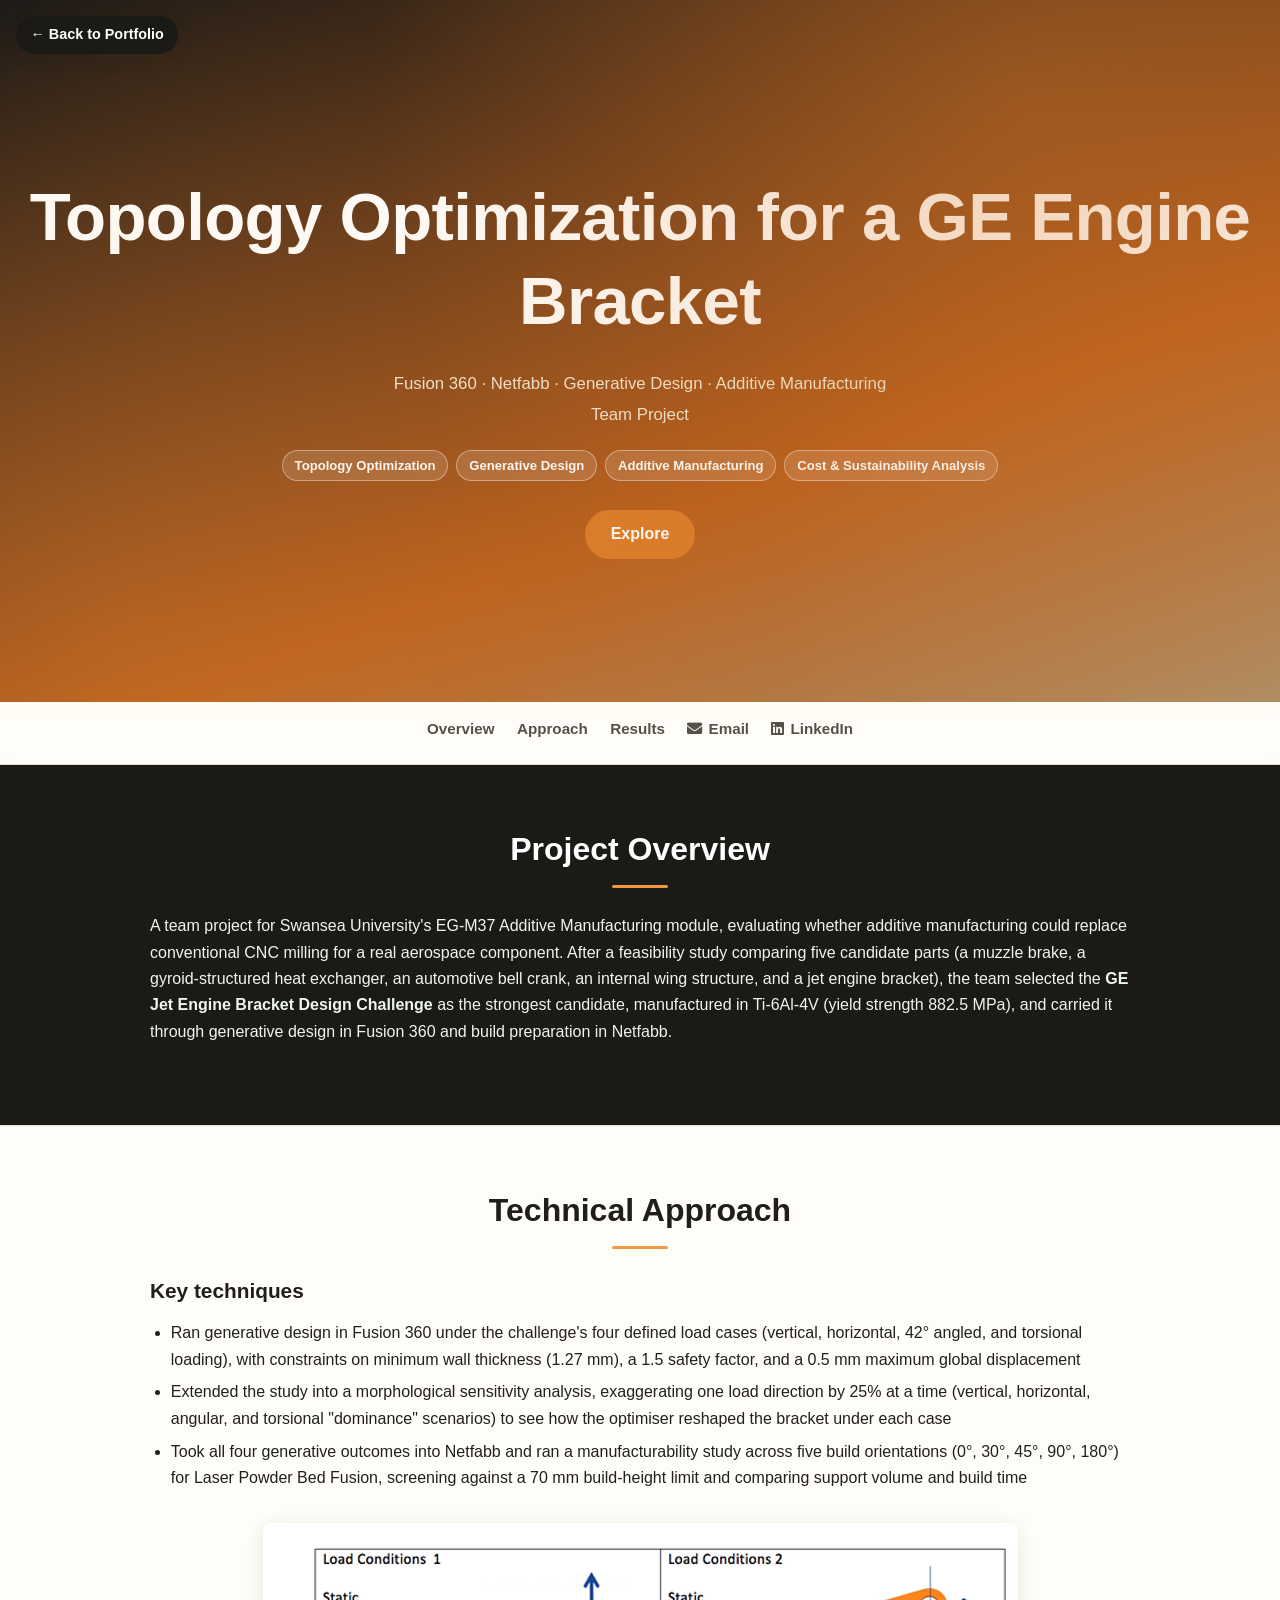
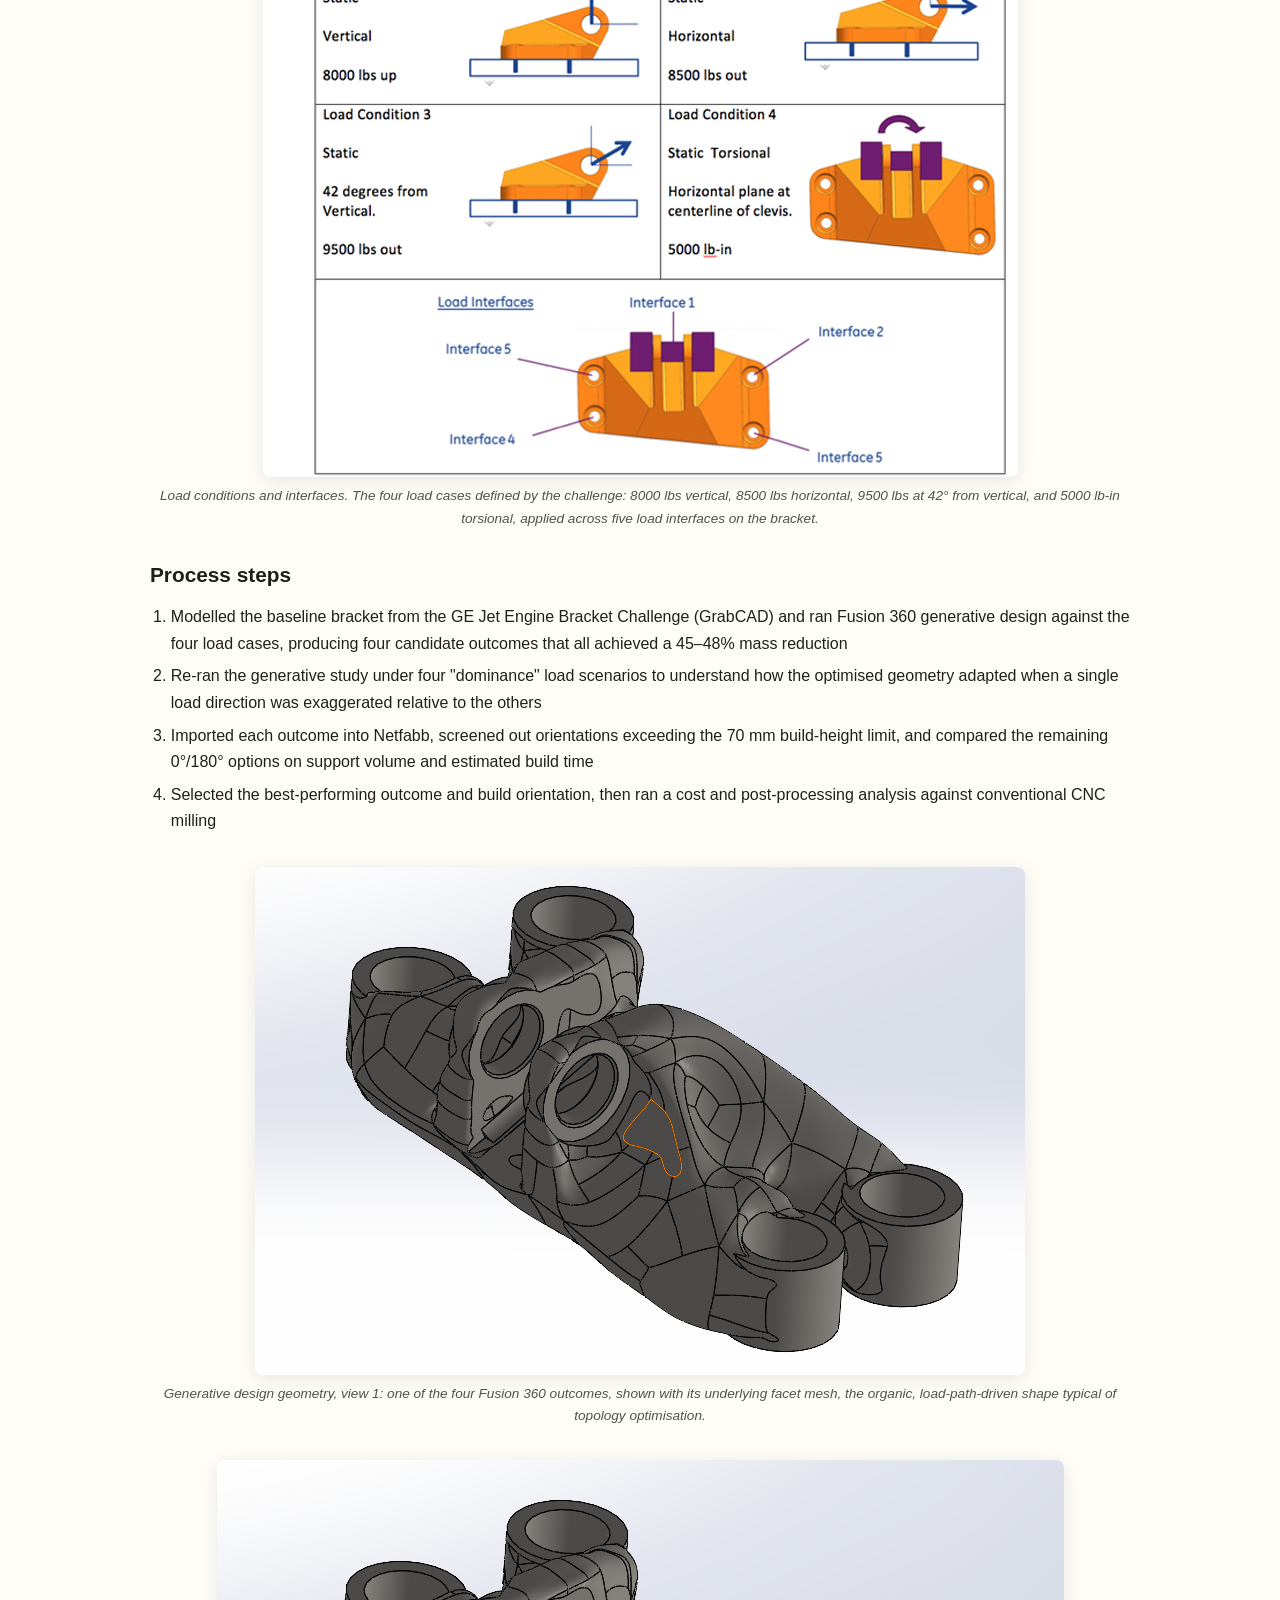
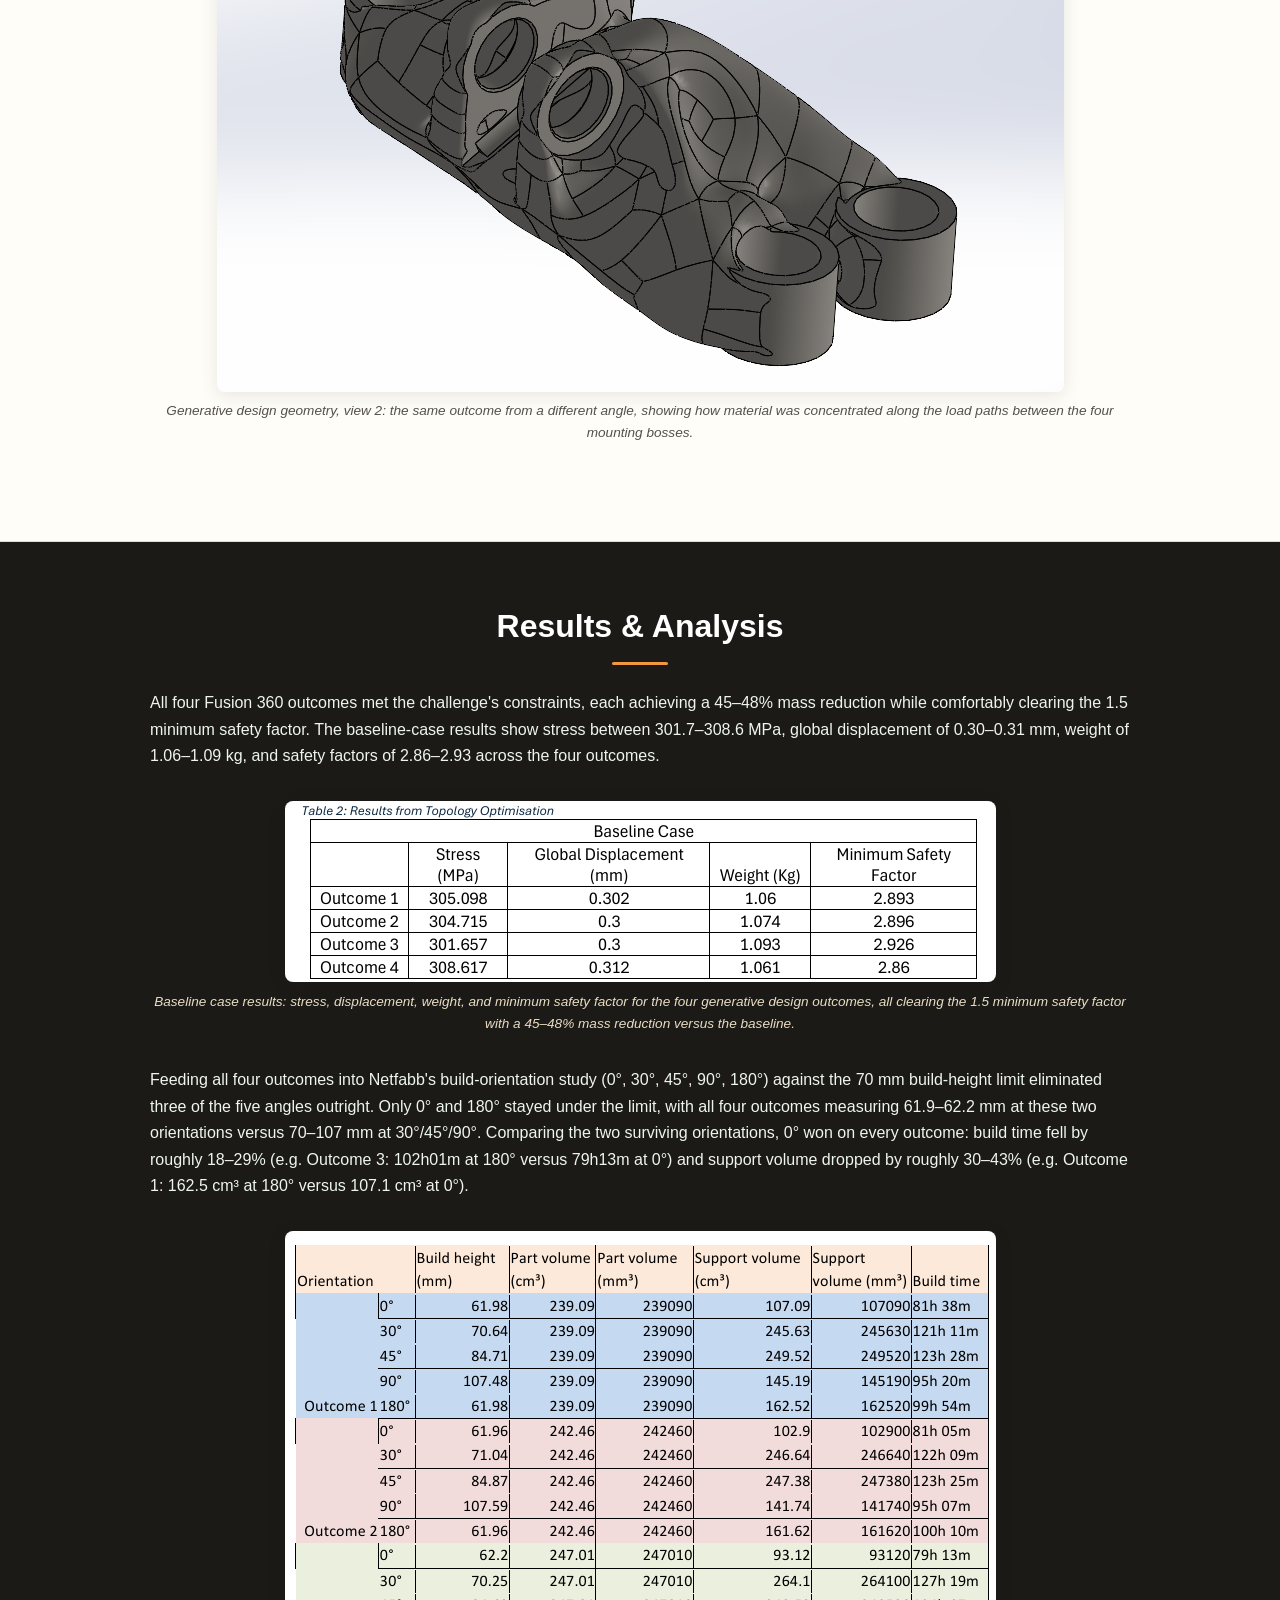
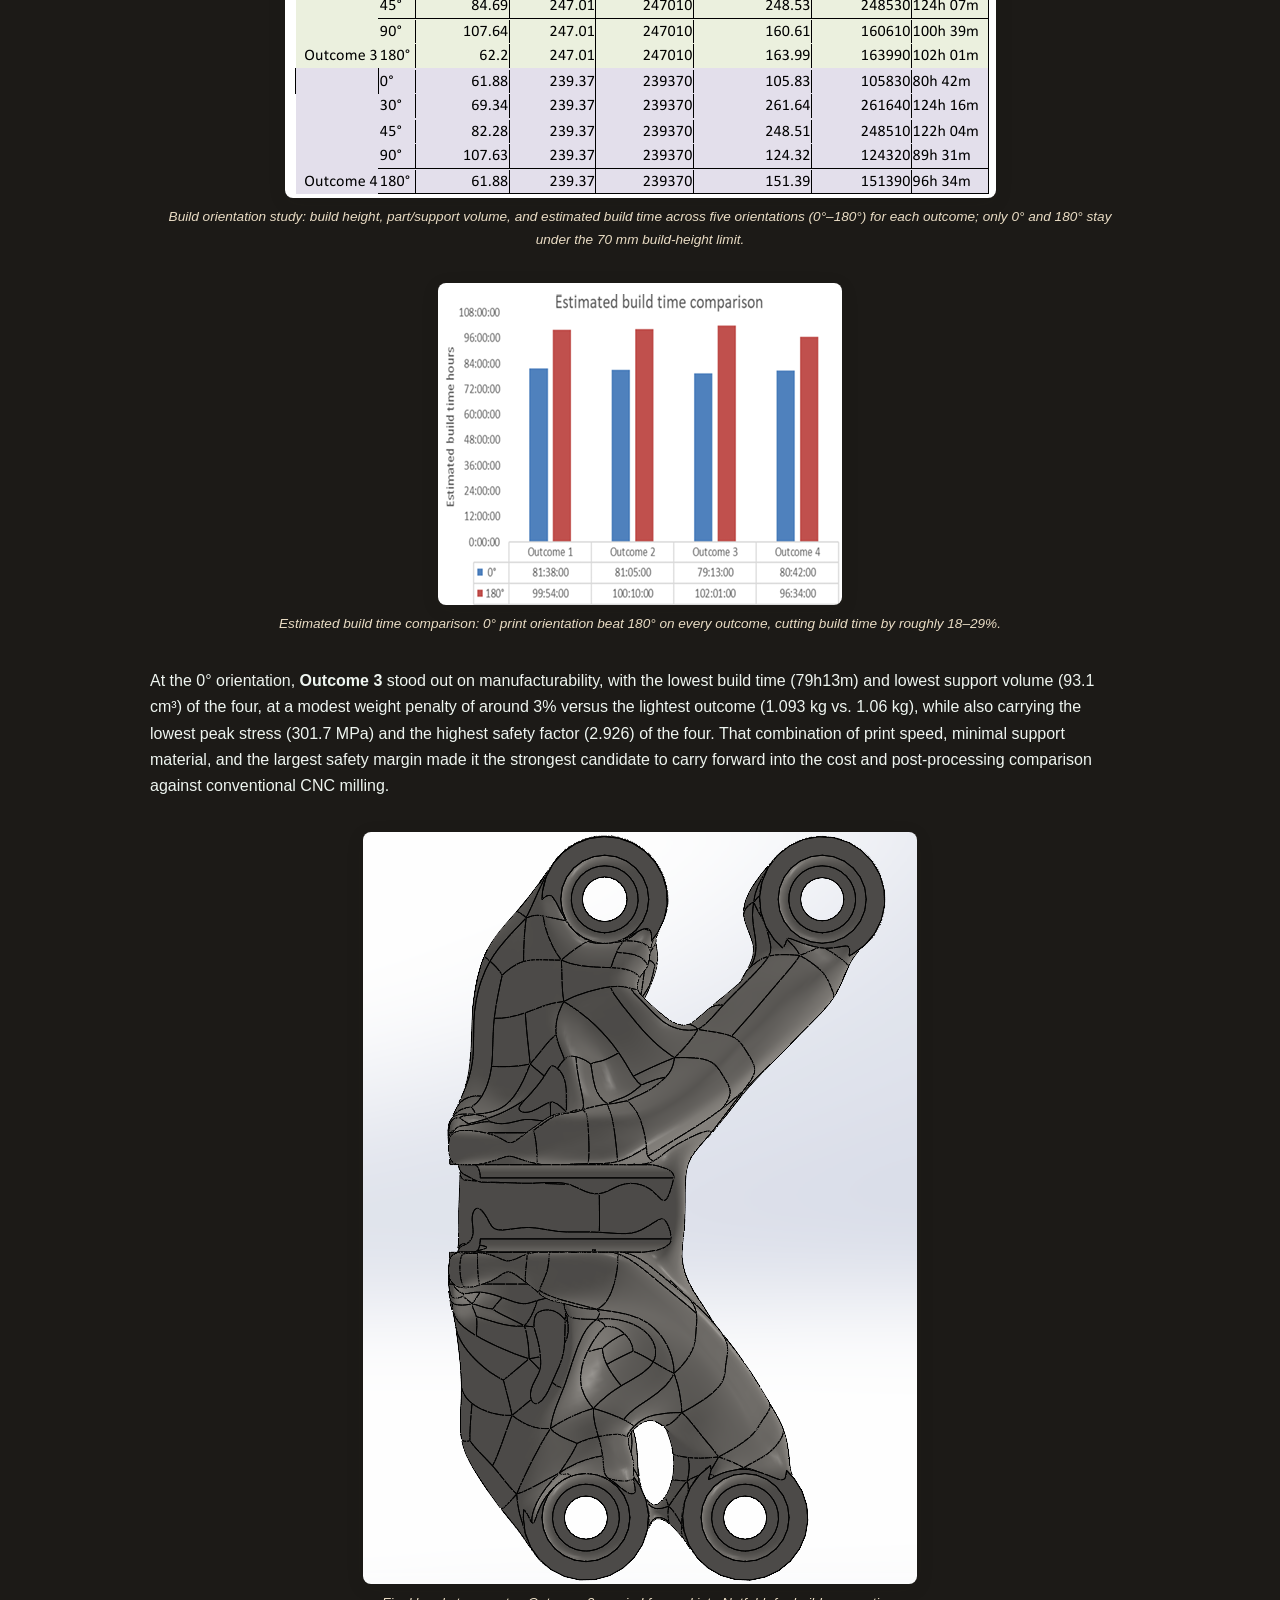
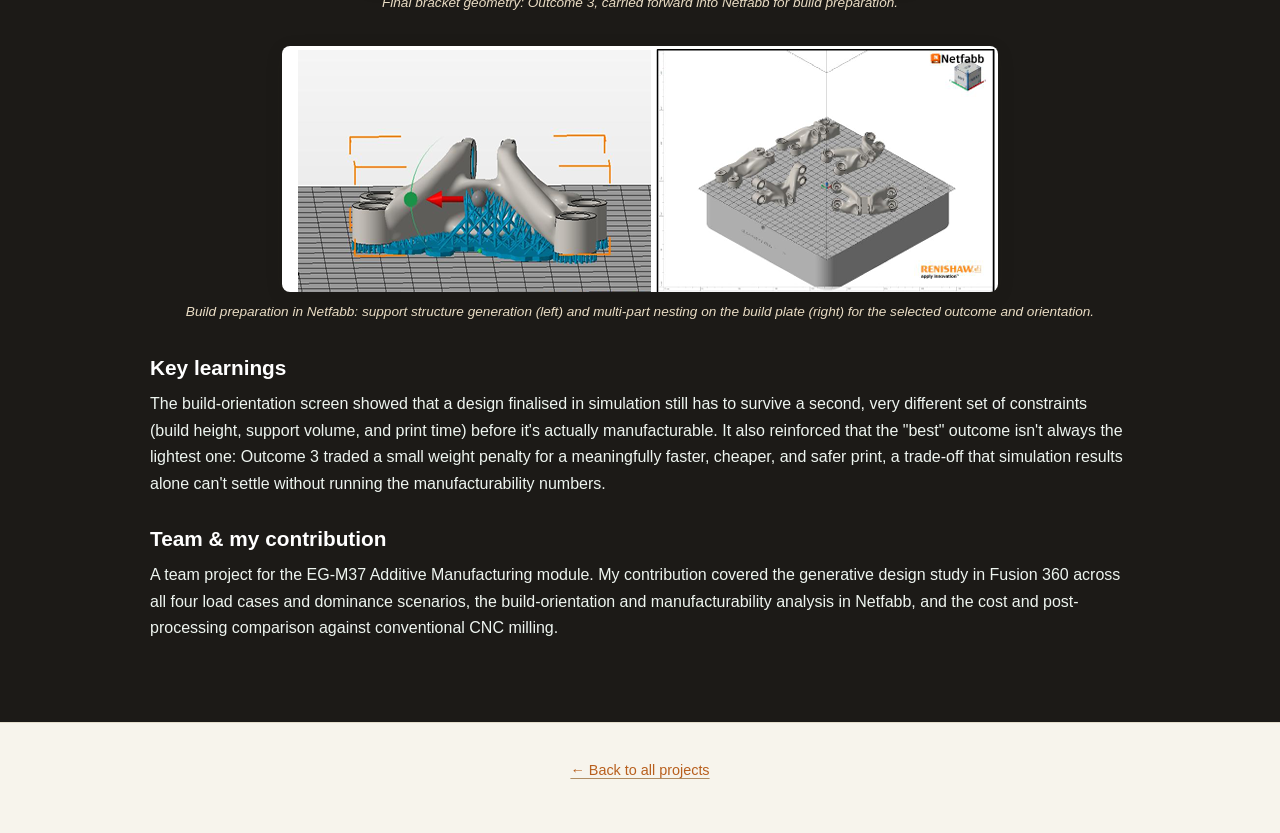
<file: pages/topology-optimization.html>
<!DOCTYPE html>
<html lang="en">

<head>
  <meta charset="utf-8" />
  <title>Topology Optimization | Prakshal Shah</title>
  <meta name="viewport" content="width=device-width, initial-scale=1" />
  <link rel="stylesheet" href="../assets/css/fontawesome-all.min.css" />
  <link rel="stylesheet" href="../assets/css/style.css" />
</head>

<body>
  <a href="../index.html#projects" class="back-button">&larr; Back to Portfolio</a>

  <div id="intro">
    <h1>Topology Optimization for a GE Engine Bracket</h1>
    <div class="intro-subtitle">
      <p>Fusion 360 · Netfabb · Generative Design · Additive Manufacturing</p>
      <p>Team Project</p>
    </div>
    <div class="tech-tags">
      <span class="tech-tag">Topology Optimization</span>
      <span class="tech-tag">Generative Design</span>
      <span class="tech-tag">Additive Manufacturing</span>
      <span class="tech-tag">Cost &amp; Sustainability Analysis</span>
    </div>
    <a href="#overview" class="button">Explore</a>
  </div>

  <header id="header">
    <div class="header-inner project-nav">
      <nav id="nav" aria-label="Primary">
        <ul class="links">
          <li><a href="#overview">Overview</a></li>
          <li><a href="#approach">Approach</a></li>
          <li><a href="#results">Results</a></li>
          <li>
            <a class="icon-link" href="mailto:prakshal196@gmail.com">
              <i class="fas fa-envelope" aria-hidden="true"></i>
              <span>Email</span>
            </a>
          </li>
          <li>
            <a class="icon-link" href="https://www.linkedin.com/in/prakshal-shah/" target="_blank" rel="noopener">
              <i class="fab fa-linkedin" aria-hidden="true"></i>
              <span>LinkedIn</span>
            </a>
          </li>
        </ul>
      </nav>
    </div>
  </header>

  <main id="main">

    <section id="overview" class="panel-tinted">
      <div class="inner">
        <header class="major"><h2>Project Overview</h2></header>
        <p>
          A team project for Swansea University's EG-M37 Additive Manufacturing module, evaluating
          whether additive manufacturing could replace conventional CNC milling for a real
          aerospace component. After a feasibility study comparing five candidate parts (a muzzle
          brake, a gyroid-structured heat exchanger, an automotive bell crank, an internal wing
          structure, and a jet engine bracket), the team selected the
          <strong>GE Jet Engine Bracket Design Challenge</strong> as the strongest candidate,
          manufactured in Ti-6Al-4V (yield strength 882.5 MPa), and carried it through generative
          design in Fusion 360 and build preparation in Netfabb.
        </p>
      </div>
    </section>

    <section id="approach">
      <div class="inner">
        <header class="major"><h2>Technical Approach</h2></header>

        <h3>Key techniques</h3>
        <ul>
          <li>Ran generative design in Fusion 360 under the challenge's four defined load cases (vertical, horizontal, 42° angled, and torsional loading), with constraints on minimum wall thickness (1.27 mm), a 1.5 safety factor, and a 0.5 mm maximum global displacement</li>
          <li>Extended the study into a morphological sensitivity analysis, exaggerating one load direction by 25% at a time (vertical, horizontal, angular, and torsional "dominance" scenarios) to see how the optimiser reshaped the bracket under each case</li>
          <li>Took all four generative outcomes into Netfabb and ran a manufacturability study across five build orientations (0°, 30°, 45°, 90°, 180°) for Laser Powder Bed Fusion, screening against a 70 mm build-height limit and comparing support volume and build time</li>
        </ul>

        <figure class="project-figure">
          <img src="images/topology-optimization/load-conditions-diagram.png" alt="Load conditions and load interfaces diagram for the GE Jet Engine Bracket Challenge" loading="lazy" />
          <figcaption>Load conditions and interfaces. The four load cases defined by the challenge: 8000 lbs vertical, 8500 lbs horizontal, 9500 lbs at 42° from vertical, and 5000 lb-in torsional, applied across five load interfaces on the bracket.</figcaption>
        </figure>

        <h3>Process steps</h3>
        <ol>
          <li>Modelled the baseline bracket from the GE Jet Engine Bracket Challenge (GrabCAD) and ran Fusion 360 generative design against the four load cases, producing four candidate outcomes that all achieved a 45–48% mass reduction</li>
          <li>Re-ran the generative study under four "dominance" load scenarios to understand how the optimised geometry adapted when a single load direction was exaggerated relative to the others</li>
          <li>Imported each outcome into Netfabb, screened out orientations exceeding the 70 mm build-height limit, and compared the remaining 0°/180° options on support volume and estimated build time</li>
          <li>Selected the best-performing outcome and build orientation, then ran a cost and post-processing analysis against conventional CNC milling</li>
        </ol>

        <figure class="project-figure">
          <img src="images/topology-optimization/generative-design-view1.png" alt="Generative design outcome geometry, view 1, with facet mesh" loading="lazy" />
          <figcaption>Generative design geometry, view 1: one of the four Fusion 360 outcomes, shown with its underlying facet mesh, the organic, load-path-driven shape typical of topology optimisation.</figcaption>
        </figure>
        <figure class="project-figure">
          <img src="images/topology-optimization/generative-design-view2.png" alt="Generative design outcome geometry, view 2" loading="lazy" />
          <figcaption>Generative design geometry, view 2: the same outcome from a different angle, showing how material was concentrated along the load paths between the four mounting bosses.</figcaption>
        </figure>
      </div>
    </section>

    <section id="results" class="panel-tinted">
      <div class="inner">
        <header class="major"><h2>Results &amp; Analysis</h2></header>

        <p>
          All four Fusion 360 outcomes met the challenge's constraints, each achieving a 45–48%
          mass reduction while comfortably clearing the 1.5 minimum safety factor. The baseline-case
          results show stress between 301.7–308.6 MPa, global displacement of 0.30–0.31 mm, weight
          of 1.06–1.09 kg, and safety factors of 2.86–2.93 across the four outcomes.
        </p>

        <figure class="project-figure">
          <img src="images/topology-optimization/baseline-results-table.png" alt="Table of baseline case results from topology optimisation across four outcomes" loading="lazy" />
          <figcaption>Baseline case results: stress, displacement, weight, and minimum safety factor for the four generative design outcomes, all clearing the 1.5 minimum safety factor with a 45–48% mass reduction versus the baseline.</figcaption>
        </figure>

        <p>
          Feeding all four outcomes into Netfabb's build-orientation study (0°, 30°, 45°, 90°, 180°)
          against the 70 mm build-height limit eliminated three of the five angles outright. Only
          0° and 180° stayed under the limit, with all four outcomes measuring 61.9–62.2 mm at these
          two orientations versus 70–107 mm at 30°/45°/90°. Comparing the two surviving orientations,
          0° won on every outcome: build time fell by roughly 18–29% (e.g. Outcome 3: 102h01m at
          180° versus 79h13m at 0°) and support volume dropped by roughly 30–43% (e.g. Outcome 1:
          162.5 cm³ at 180° versus 107.1 cm³ at 0°).
        </p>

        <figure class="project-figure">
          <img src="images/topology-optimization/build-orientation-table.png" alt="Table of build height, part and support volume, and build time across five build orientations" loading="lazy" />
          <figcaption>Build orientation study: build height, part/support volume, and estimated build time across five orientations (0°–180°) for each outcome; only 0° and 180° stay under the 70 mm build-height limit.</figcaption>
        </figure>
        <figure class="project-figure">
          <img src="images/topology-optimization/build-time-comparison-chart.png" alt="Bar chart comparing estimated build time at 0 degrees versus 180 degrees for four outcomes" loading="lazy" />
          <figcaption>Estimated build time comparison: 0° print orientation beat 180° on every outcome, cutting build time by roughly 18–29%.</figcaption>
        </figure>

        <p>
          At the 0° orientation, <strong>Outcome 3</strong> stood out on manufacturability, with the
          lowest build time (79h13m) and lowest support volume (93.1 cm³) of the four, at a modest
          weight penalty of around 3% versus the lightest outcome (1.093 kg vs. 1.06 kg), while also
          carrying the lowest peak stress (301.7 MPa) and the highest safety factor (2.926) of the
          four. That combination of print speed, minimal support material, and the largest safety
          margin made it the strongest candidate to carry forward into the cost and post-processing
          comparison against conventional CNC milling.
        </p>

        <figure class="project-figure">
          <img src="images/topology-optimization/final-bracket-geometry.png" alt="Final optimised bracket geometry" loading="lazy" />
          <figcaption>Final bracket geometry: Outcome 3, carried forward into Netfabb for build preparation.</figcaption>
        </figure>
        <figure class="project-figure">
          <img src="images/topology-optimization/build-orientation-renders.png" alt="Netfabb support generation and build plate nesting renders" loading="lazy" />
          <figcaption>Build preparation in Netfabb: support structure generation (left) and multi-part nesting on the build plate (right) for the selected outcome and orientation.</figcaption>
        </figure>

        <h3>Key learnings</h3>
        <p>
          The build-orientation screen showed that a design finalised in simulation still has to
          survive a second, very different set of constraints (build height, support volume, and
          print time) before it's actually manufacturable. It also reinforced that the "best"
          outcome isn't always the lightest one: Outcome 3 traded a small weight penalty for a
          meaningfully faster, cheaper, and safer print, a trade-off that simulation results alone
          can't settle without running the manufacturability numbers.
        </p>

        <h3>Team &amp; my contribution</h3>
        <p>
          A team project for the EG-M37 Additive Manufacturing module. My contribution covered the
          generative design study in Fusion 360 across all four load cases and dominance scenarios,
          the build-orientation and manufacturability analysis in Netfabb, and the cost and
          post-processing comparison against conventional CNC milling.
        </p>
      </div>
    </section>

  </main>

  <footer id="footer">
    <p><a href="../index.html#projects">&larr; Back to all projects</a></p>
  </footer>

</body>

</html>
</file>
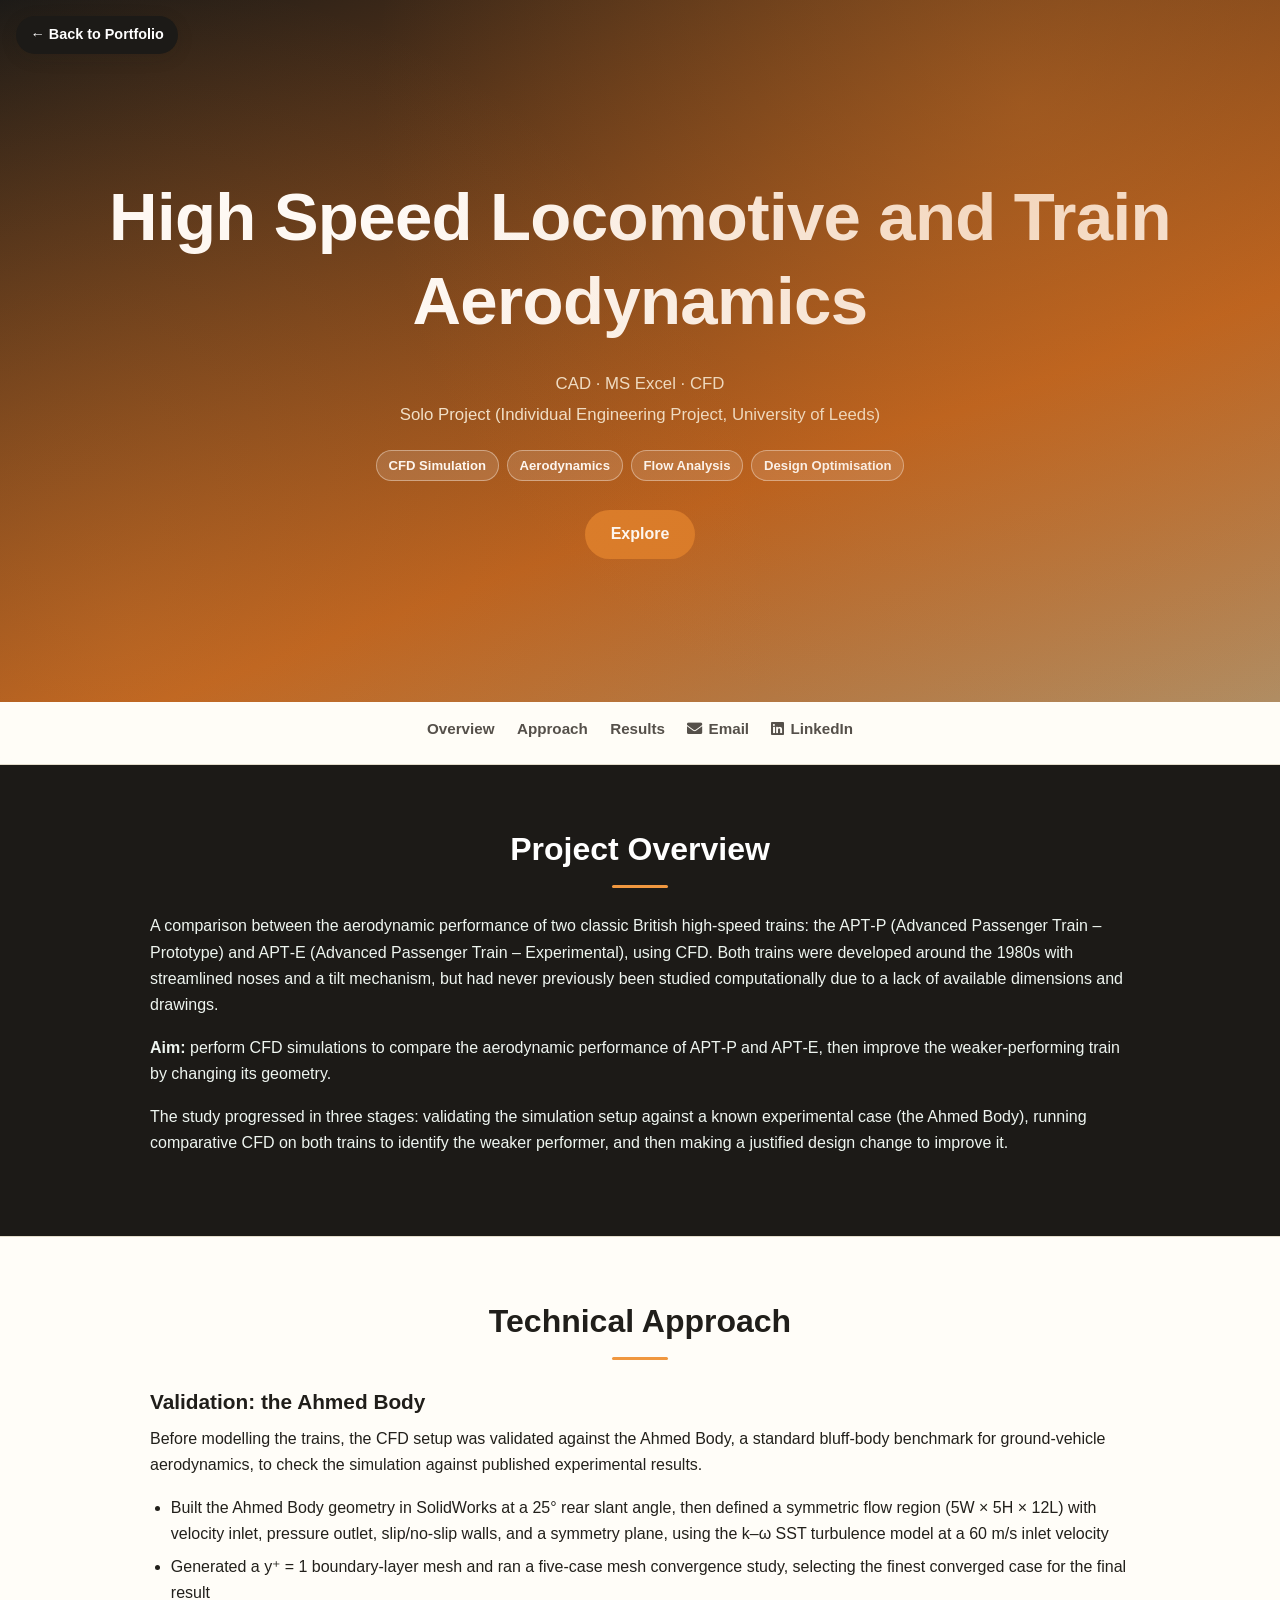
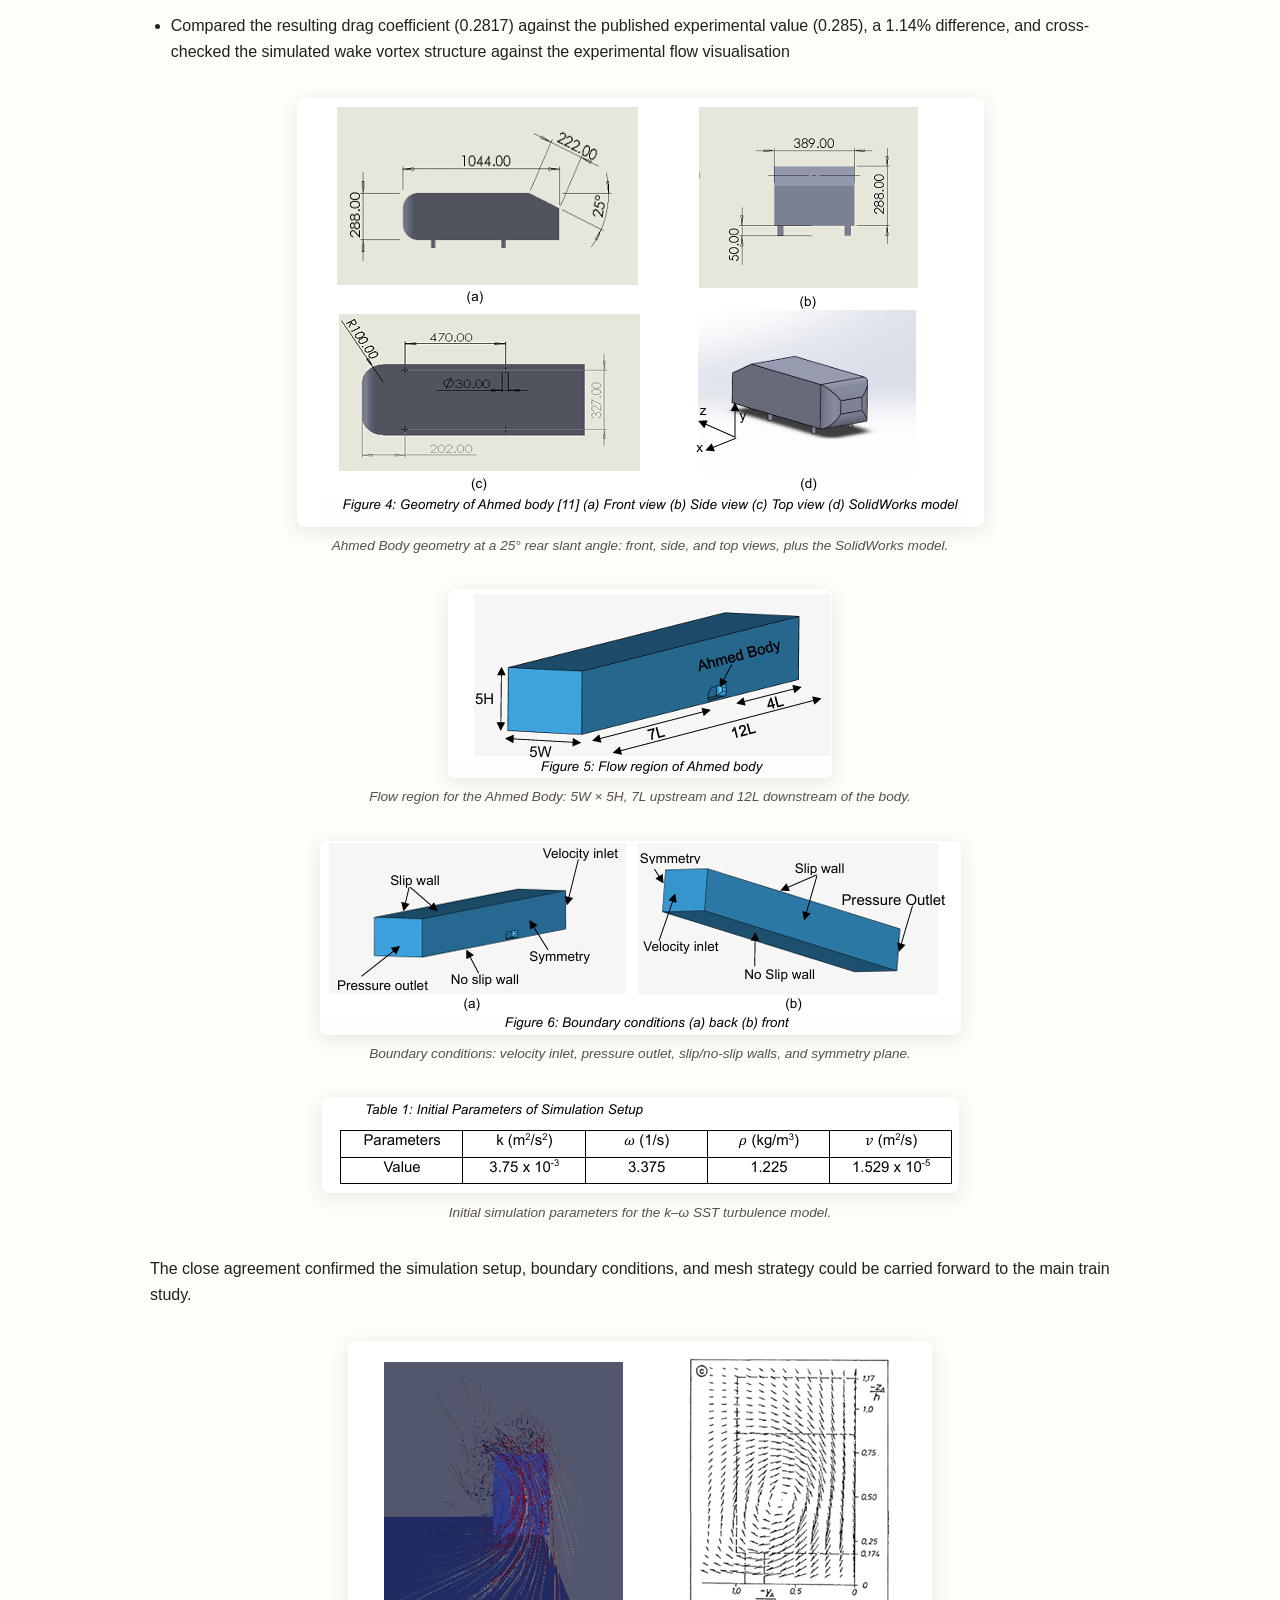
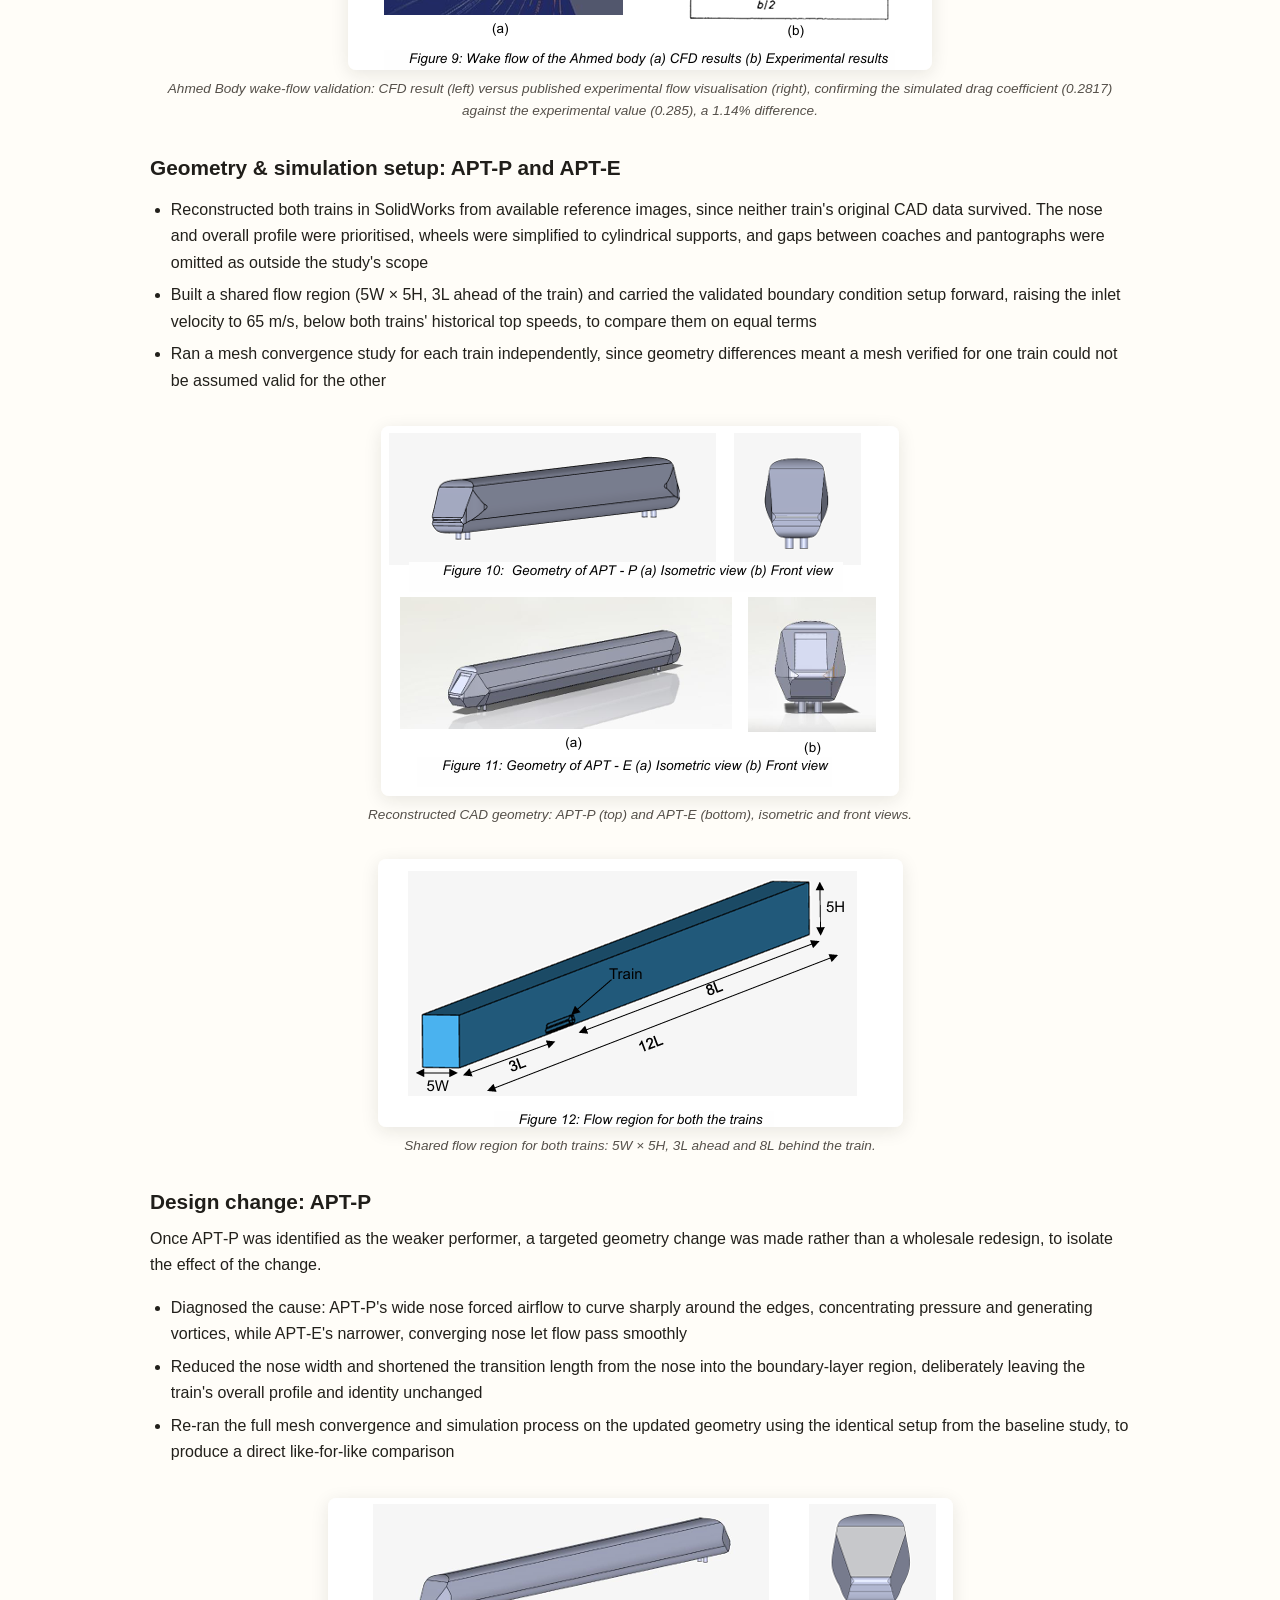
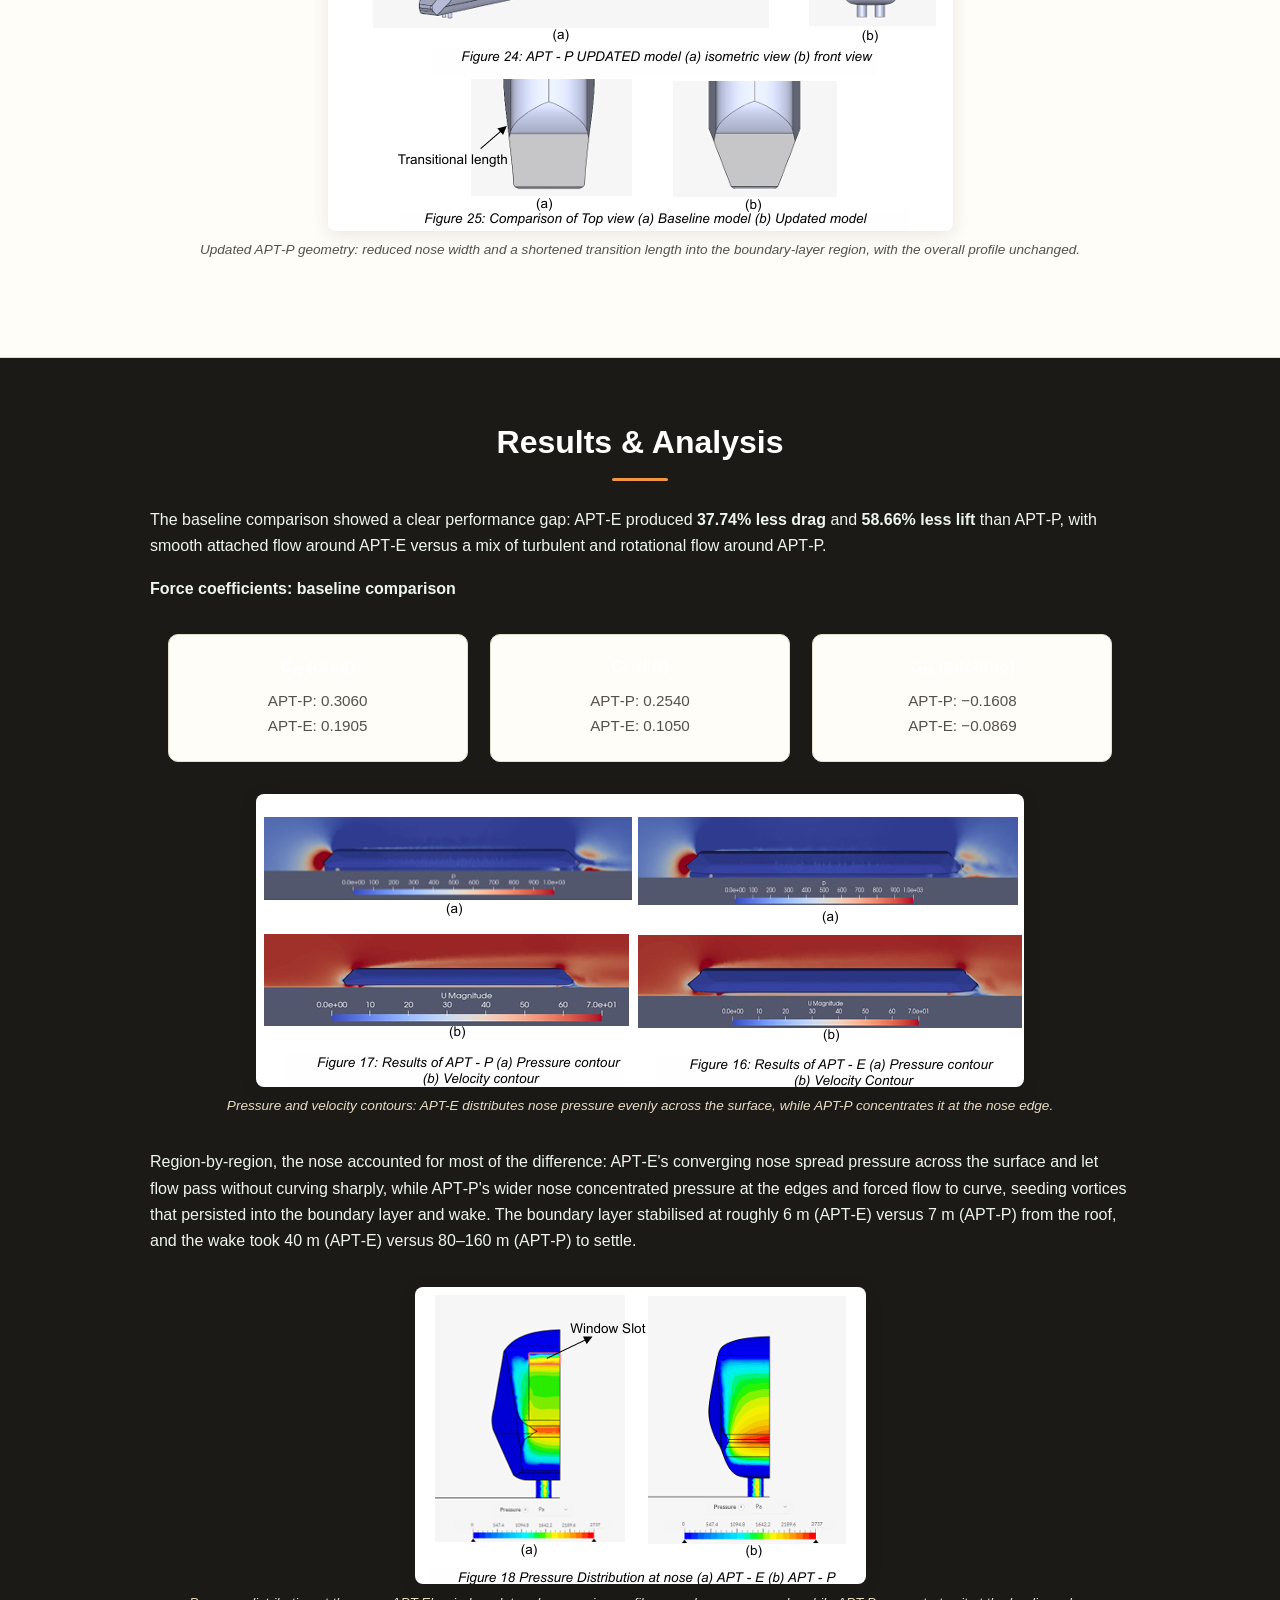
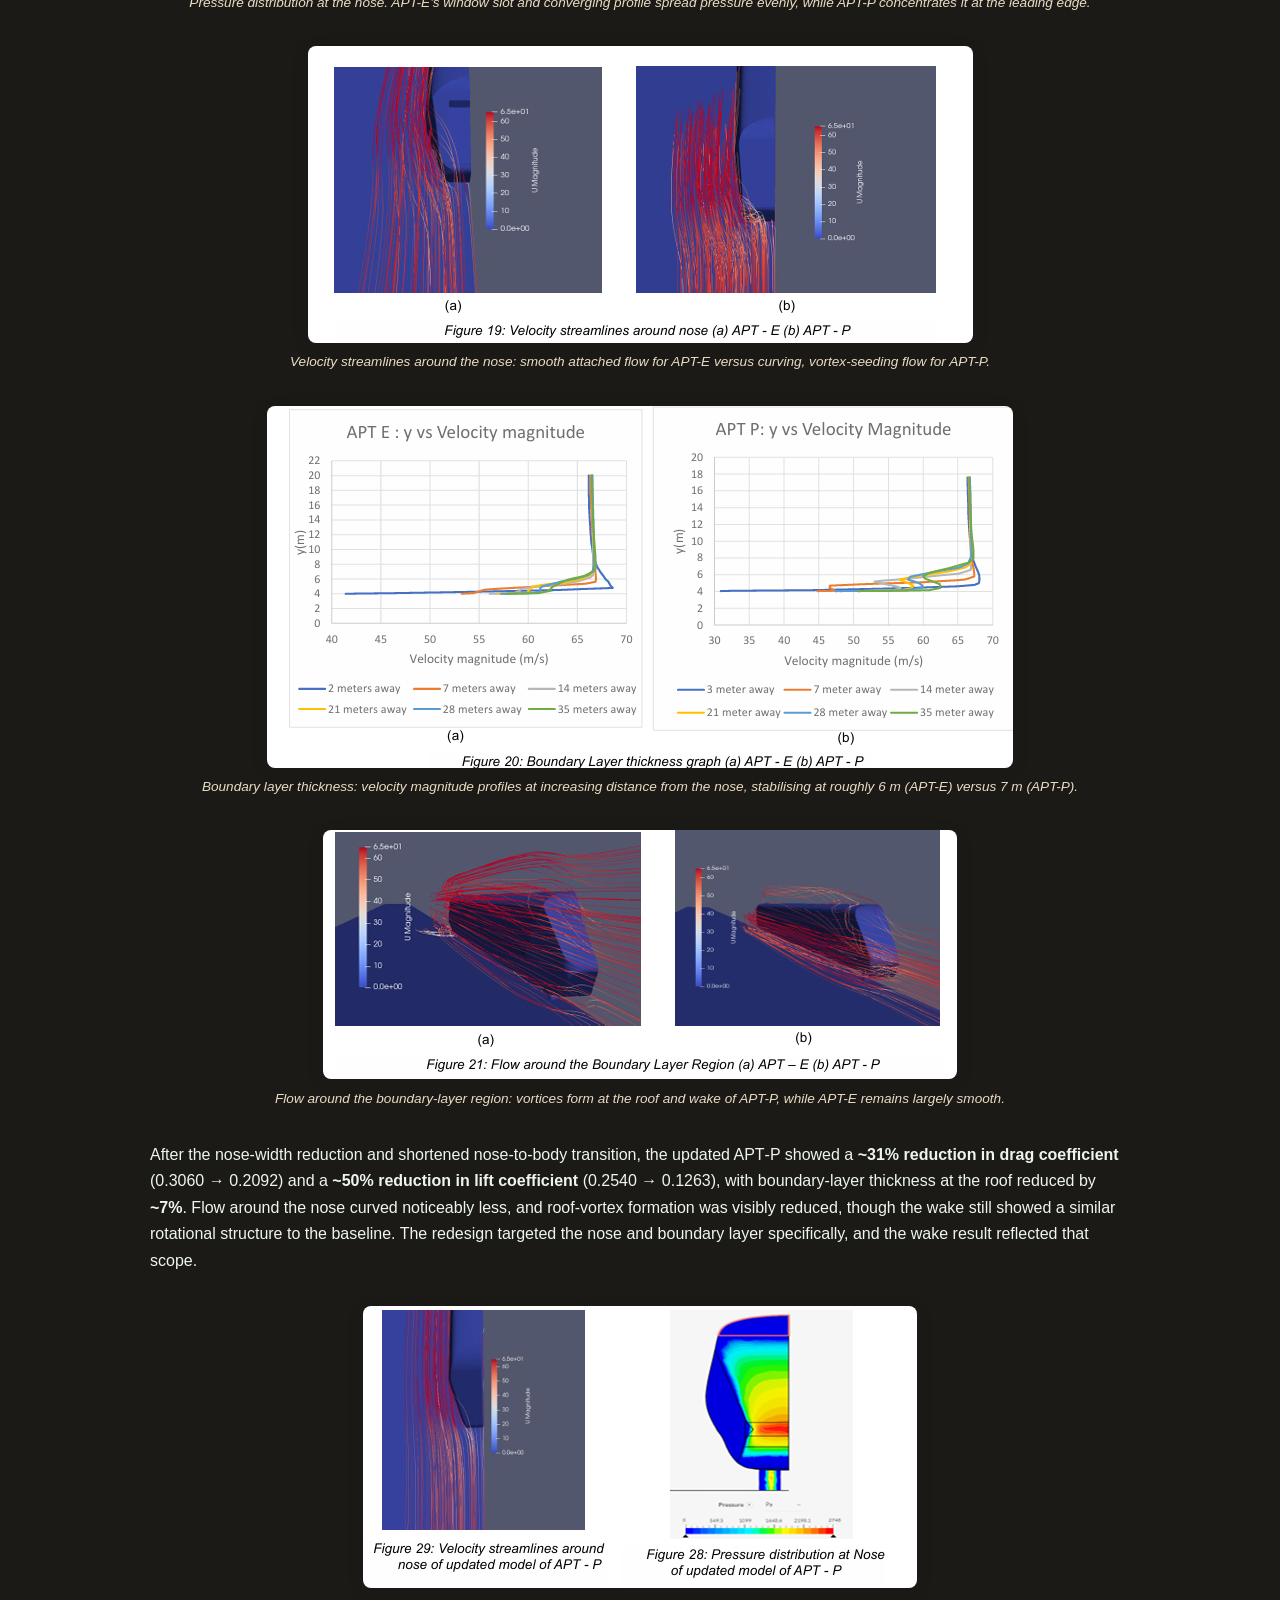
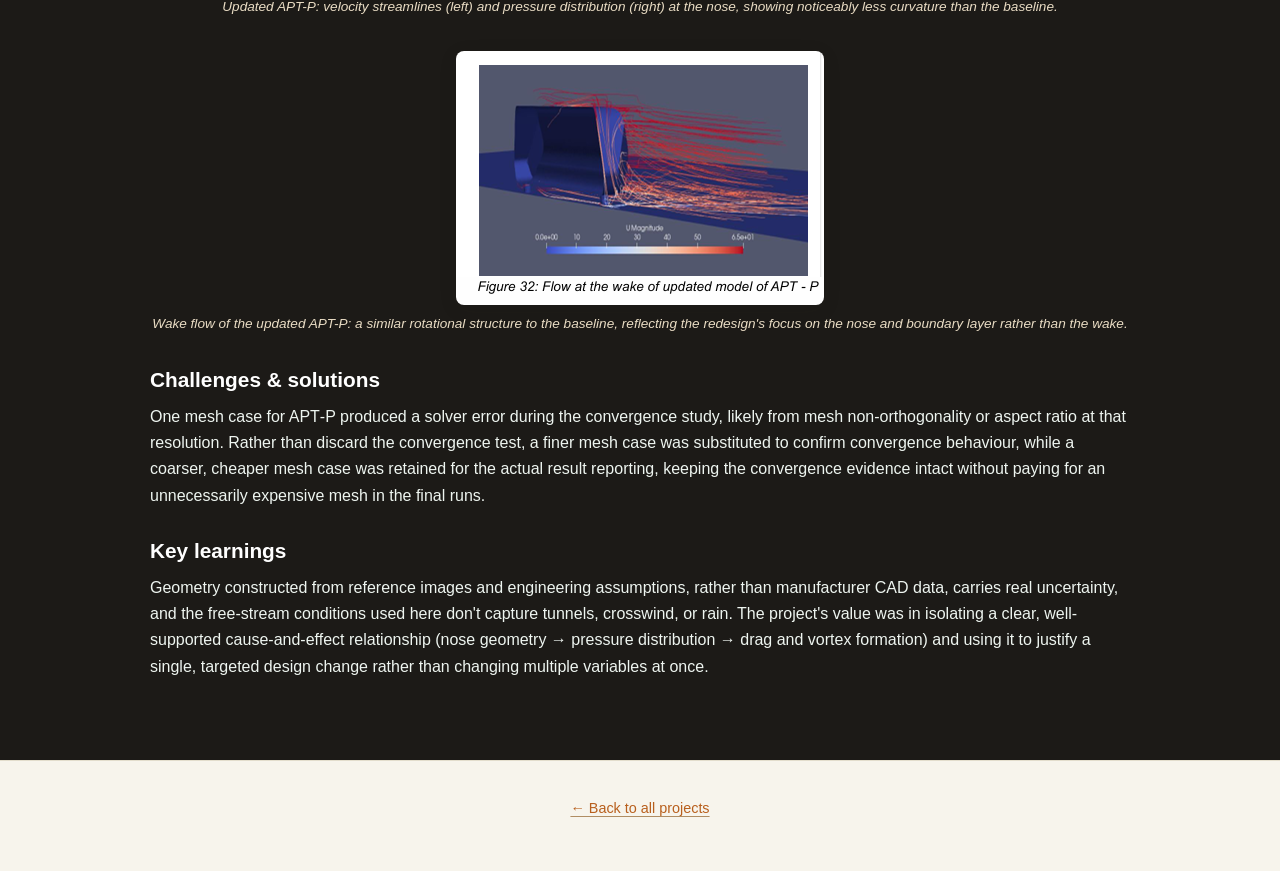
<file: pages/train.html>
<!DOCTYPE html>
<html lang="en">

<head>
  <meta charset="utf-8" />
  <title>CFD Analysis of High-Speed Trains | Prakshal Shah</title>
  <meta name="viewport" content="width=device-width, initial-scale=1" />
  <link rel="stylesheet" href="../assets/css/fontawesome-all.min.css" />
  <link rel="stylesheet" href="../assets/css/style.css" />
</head>

<body>
  <a href="../index.html#projects" class="back-button">&larr; Back to Portfolio</a>

  <div id="intro">
    <h1>High Speed Locomotive and Train Aerodynamics</h1>
    <div class="intro-subtitle">
      <p>CAD · MS Excel · CFD</p>
      <p>Solo Project (Individual Engineering Project, University of Leeds)</p>
    </div>
    <div class="tech-tags">
      <span class="tech-tag">CFD Simulation</span>
      <span class="tech-tag">Aerodynamics</span>
      <span class="tech-tag">Flow Analysis</span>
      <span class="tech-tag">Design Optimisation</span>
    </div>
    <a href="#overview" class="button">Explore</a>
  </div>

  <header id="header">
    <div class="header-inner project-nav">
      <nav id="nav" aria-label="Primary">
        <ul class="links">
          <li><a href="#overview">Overview</a></li>
          <li><a href="#approach">Approach</a></li>
          <li><a href="#results">Results</a></li>
          <li>
            <a class="icon-link" href="mailto:prakshal196@gmail.com">
              <i class="fas fa-envelope" aria-hidden="true"></i>
              <span>Email</span>
            </a>
          </li>
          <li>
            <a class="icon-link" href="https://www.linkedin.com/in/prakshal-shah/" target="_blank" rel="noopener">
              <i class="fab fa-linkedin" aria-hidden="true"></i>
              <span>LinkedIn</span>
            </a>
          </li>
        </ul>
      </nav>
    </div>
  </header>

  <main id="main">

    <section id="overview" class="panel-tinted">
      <div class="inner">
        <header class="major"><h2>Project Overview</h2></header>
        <p>
          A comparison between the aerodynamic performance of two classic British high-speed
          trains: the APT&#8209;P (Advanced Passenger Train &ndash; Prototype) and APT&#8209;E
          (Advanced Passenger Train &ndash; Experimental), using CFD. Both trains were developed
          around the 1980s with streamlined noses and a tilt mechanism, but had never previously
          been studied computationally due to a lack of available dimensions and drawings.
        </p>
        <p>
          <strong>Aim:</strong> perform CFD simulations to compare the aerodynamic performance of
          APT&#8209;P and APT&#8209;E, then improve the weaker-performing train by changing its
          geometry.
        </p>
        <p>
          The study progressed in three stages: validating the simulation setup against a known
          experimental case (the Ahmed Body), running comparative CFD on both trains to identify
          the weaker performer, and then making a justified design change to improve it.
        </p>
      </div>
    </section>

    <section id="approach">
      <div class="inner">
        <header class="major"><h2>Technical Approach</h2></header>

        <h3>Validation: the Ahmed Body</h3>
        <p>
          Before modelling the trains, the CFD setup was validated against the Ahmed Body, a
          standard bluff-body benchmark for ground-vehicle aerodynamics, to check the simulation
          against published experimental results.
        </p>
        <ul>
          <li>Built the Ahmed Body geometry in SolidWorks at a 25° rear slant angle, then defined a symmetric flow region (5W × 5H × 12L) with velocity inlet, pressure outlet, slip/no-slip walls, and a symmetry plane, using the k&ndash;&omega; SST turbulence model at a 60&nbsp;m/s inlet velocity</li>
          <li>Generated a y&#8314; = 1 boundary-layer mesh and ran a five-case mesh convergence study, selecting the finest converged case for the final result</li>
          <li>Compared the resulting drag coefficient (0.2817) against the published experimental value (0.285), a 1.14% difference, and cross-checked the simulated wake vortex structure against the experimental flow visualisation</li>
        </ul>

        <figure class="project-figure">
          <img src="images/train-project/geometry-ahmed-body.png" alt="Geometry of the Ahmed Body: front, side, top views and SolidWorks model" loading="lazy" />
          <figcaption>Ahmed Body geometry at a 25° rear slant angle: front, side, and top views, plus the SolidWorks model.</figcaption>
        </figure>
        <figure class="project-figure">
          <img src="images/train-project/flow-region-ahmed-body.png" alt="Flow region for the Ahmed Body simulation" loading="lazy" />
          <figcaption>Flow region for the Ahmed Body: 5W × 5H, 7L upstream and 12L downstream of the body.</figcaption>
        </figure>
        <figure class="project-figure">
          <img src="images/train-project/boundary-conditions-ahmed-body.png" alt="Boundary conditions for the Ahmed Body simulation, back and front views" loading="lazy" />
          <figcaption>Boundary conditions: velocity inlet, pressure outlet, slip/no-slip walls, and symmetry plane.</figcaption>
        </figure>
        <figure class="project-figure">
          <img src="images/train-project/simulation-parameters-table.png" alt="Initial simulation parameters table: k, omega, density, and viscosity" loading="lazy" />
          <figcaption>Initial simulation parameters for the k&ndash;&omega; SST turbulence model.</figcaption>
        </figure>

        <p>The close agreement confirmed the simulation setup, boundary conditions, and mesh strategy could be carried forward to the main train study.</p>

        <figure class="project-figure">
          <img src="images/train-project/wake-flow-validation.png" alt="Wake flow of the Ahmed Body: CFD results versus experimental results" loading="lazy" />
          <figcaption>Ahmed Body wake-flow validation: CFD result (left) versus published experimental flow visualisation (right), confirming the simulated drag coefficient (0.2817) against the experimental value (0.285), a 1.14% difference.</figcaption>
        </figure>

        <h3>Geometry &amp; simulation setup: APT-P and APT-E</h3>
        <ul>
          <li>Reconstructed both trains in SolidWorks from available reference images, since neither train's original CAD data survived. The nose and overall profile were prioritised, wheels were simplified to cylindrical supports, and gaps between coaches and pantographs were omitted as outside the study's scope</li>
          <li>Built a shared flow region (5W × 5H, 3L ahead of the train) and carried the validated boundary condition setup forward, raising the inlet velocity to 65&nbsp;m/s, below both trains' historical top speeds, to compare them on equal terms</li>
          <li>Ran a mesh convergence study for each train independently, since geometry differences meant a mesh verified for one train could not be assumed valid for the other</li>
        </ul>

        <figure class="project-figure">
          <img src="images/train-project/train-geometry-cad.png" alt="Reconstructed geometry of APT-P and APT-E in SolidWorks" loading="lazy" />
          <figcaption>Reconstructed CAD geometry: APT&#8209;P (top) and APT&#8209;E (bottom), isometric and front views.</figcaption>
        </figure>
        <figure class="project-figure">
          <img src="images/train-project/flow-region-trains.png" alt="Shared flow region for both train simulations" loading="lazy" />
          <figcaption>Shared flow region for both trains: 5W × 5H, 3L ahead and 8L behind the train.</figcaption>
        </figure>

        <h3>Design change: APT-P</h3>
        <p>
          Once APT&#8209;P was identified as the weaker performer, a targeted geometry change was
          made rather than a wholesale redesign, to isolate the effect of the change.
        </p>
        <ul>
          <li>Diagnosed the cause: APT&#8209;P's wide nose forced airflow to curve sharply around the edges, concentrating pressure and generating vortices, while APT&#8209;E's narrower, converging nose let flow pass smoothly</li>
          <li>Reduced the nose width and shortened the transition length from the nose into the boundary-layer region, deliberately leaving the train's overall profile and identity unchanged</li>
          <li>Re-ran the full mesh convergence and simulation process on the updated geometry using the identical setup from the baseline study, to produce a direct like-for-like comparison</li>
        </ul>

        <figure class="project-figure">
          <img src="images/train-project/updated-geometry-apt-p.png" alt="Updated APT-P geometry with reduced nose width and shortened transition length" loading="lazy" />
          <figcaption>Updated APT&#8209;P geometry: reduced nose width and a shortened transition length into the boundary-layer region, with the overall profile unchanged.</figcaption>
        </figure>
      </div>
    </section>

    <section id="results" class="panel-tinted">
      <div class="inner">
        <header class="major"><h2>Results &amp; Analysis</h2></header>

        <p>
          The baseline comparison showed a clear performance gap: APT&#8209;E produced
          <strong>37.74% less drag</strong> and <strong>58.66% less lift</strong> than
          APT&#8209;P, with smooth attached flow around APT&#8209;E versus a mix of turbulent and
          rotational flow around APT&#8209;P.
        </p>

        <p style="font-weight:600; margin-bottom: 0.3em;">Force coefficients: baseline comparison</p>
        <div class="about-grid" style="grid-template-columns: repeat(3, 1fr);">
          <div class="about-card">
            <h4 style="margin-top:0;">C<sub>D</sub> (drag)</h4>
            <p>APT&#8209;P: 0.3060<br />APT&#8209;E: 0.1905</p>
          </div>
          <div class="about-card">
            <h4 style="margin-top:0;">C<sub>L</sub> (lift)</h4>
            <p>APT&#8209;P: 0.2540<br />APT&#8209;E: 0.1050</p>
          </div>
          <div class="about-card">
            <h4 style="margin-top:0;">C<sub>M</sub> (pitching)</h4>
            <p>APT&#8209;P: &minus;0.1608<br />APT&#8209;E: &minus;0.0869</p>
          </div>
        </div>

        <figure class="project-figure">
          <img src="images/train-project/pressure-velocity-contours.png" alt="Pressure and velocity contours for APT-P and APT-E" loading="lazy" />
          <figcaption>Pressure and velocity contours: APT-E distributes nose pressure evenly across the surface, while APT-P concentrates it at the nose edge.</figcaption>
        </figure>

        <p>
          Region-by-region, the nose accounted for most of the difference: APT&#8209;E's
          converging nose spread pressure across the surface and let flow pass without curving
          sharply, while APT&#8209;P's wider nose concentrated pressure at the edges and forced
          flow to curve, seeding vortices that persisted into the boundary layer and wake. The
          boundary layer stabilised at roughly 6&nbsp;m (APT&#8209;E) versus 7&nbsp;m
          (APT&#8209;P) from the roof, and the wake took 40&nbsp;m (APT&#8209;E) versus
          80&ndash;160&nbsp;m (APT&#8209;P) to settle.
        </p>

        <figure class="project-figure">
          <img src="images/train-project/nose-pressure-distribution.png" alt="Pressure distribution at the nose for APT-E and APT-P" loading="lazy" />
          <figcaption>Pressure distribution at the nose. APT-E's window slot and converging profile spread pressure evenly, while APT-P concentrates it at the leading edge.</figcaption>
        </figure>
        <figure class="project-figure">
          <img src="images/train-project/velocity-streamlines-nose.png" alt="Velocity streamlines around the nose for APT-E and APT-P" loading="lazy" />
          <figcaption>Velocity streamlines around the nose: smooth attached flow for APT-E versus curving, vortex-seeding flow for APT-P.</figcaption>
        </figure>
        <figure class="project-figure">
          <img src="images/train-project/boundary-layer-thickness-graph.png" alt="Boundary layer thickness graph, y versus velocity magnitude, for APT-E and APT-P" loading="lazy" />
          <figcaption>Boundary layer thickness: velocity magnitude profiles at increasing distance from the nose, stabilising at roughly 6&nbsp;m (APT-E) versus 7&nbsp;m (APT-P).</figcaption>
        </figure>
        <figure class="project-figure">
          <img src="images/train-project/boundary-layer-flow-comparison.png" alt="Flow around the boundary layer region for APT-E and APT-P" loading="lazy" />
          <figcaption>Flow around the boundary-layer region: vortices form at the roof and wake of APT-P, while APT-E remains largely smooth.</figcaption>
        </figure>

        <p>
          After the nose-width reduction and shortened nose-to-body transition, the updated
          APT&#8209;P showed a <strong>~31% reduction in drag coefficient</strong> (0.3060 →
          0.2092) and a <strong>~50% reduction in lift coefficient</strong> (0.2540 → 0.1263),
          with boundary-layer thickness at the roof reduced by <strong>~7%</strong>. Flow around
          the nose curved noticeably less, and roof-vortex formation was visibly reduced, though
          the wake still showed a similar rotational structure to the baseline. The redesign
          targeted the nose and boundary layer specifically, and the wake result reflected that
          scope.
        </p>

        <figure class="project-figure">
          <img src="images/train-project/updated-nose-flow-pressure.png" alt="Velocity streamlines and pressure distribution at the nose of the updated APT-P model" loading="lazy" />
          <figcaption>Updated APT-P: velocity streamlines (left) and pressure distribution (right) at the nose, showing noticeably less curvature than the baseline.</figcaption>
        </figure>
        <figure class="project-figure">
          <img src="images/train-project/updated-wake-flow.png" alt="Flow at the wake of the updated APT-P model" loading="lazy" />
          <figcaption>Wake flow of the updated APT-P: a similar rotational structure to the baseline, reflecting the redesign's focus on the nose and boundary layer rather than the wake.</figcaption>
        </figure>

        <h3>Challenges &amp; solutions</h3>
        <p>
          One mesh case for APT&#8209;P produced a solver error during the convergence study,
          likely from mesh non-orthogonality or aspect ratio at that resolution. Rather than
          discard the convergence test, a finer mesh case was substituted to confirm convergence
          behaviour, while a coarser, cheaper mesh case was retained for the actual result
          reporting, keeping the convergence evidence intact without paying for an unnecessarily
          expensive mesh in the final runs.
        </p>

        <h3>Key learnings</h3>
        <p>
          Geometry constructed from reference images and engineering assumptions, rather than
          manufacturer CAD data, carries real uncertainty, and the free-stream conditions used
          here don't capture tunnels, crosswind, or rain. The project's value was in isolating a
          clear, well-supported cause-and-effect relationship (nose geometry → pressure
          distribution → drag and vortex formation) and using it to justify a single, targeted
          design change rather than changing multiple variables at once.
        </p>
      </div>
    </section>

  </main>

  <footer id="footer">
    <p><a href="../index.html#projects">&larr; Back to all projects</a></p>
  </footer>

</body>

</html>
</file>
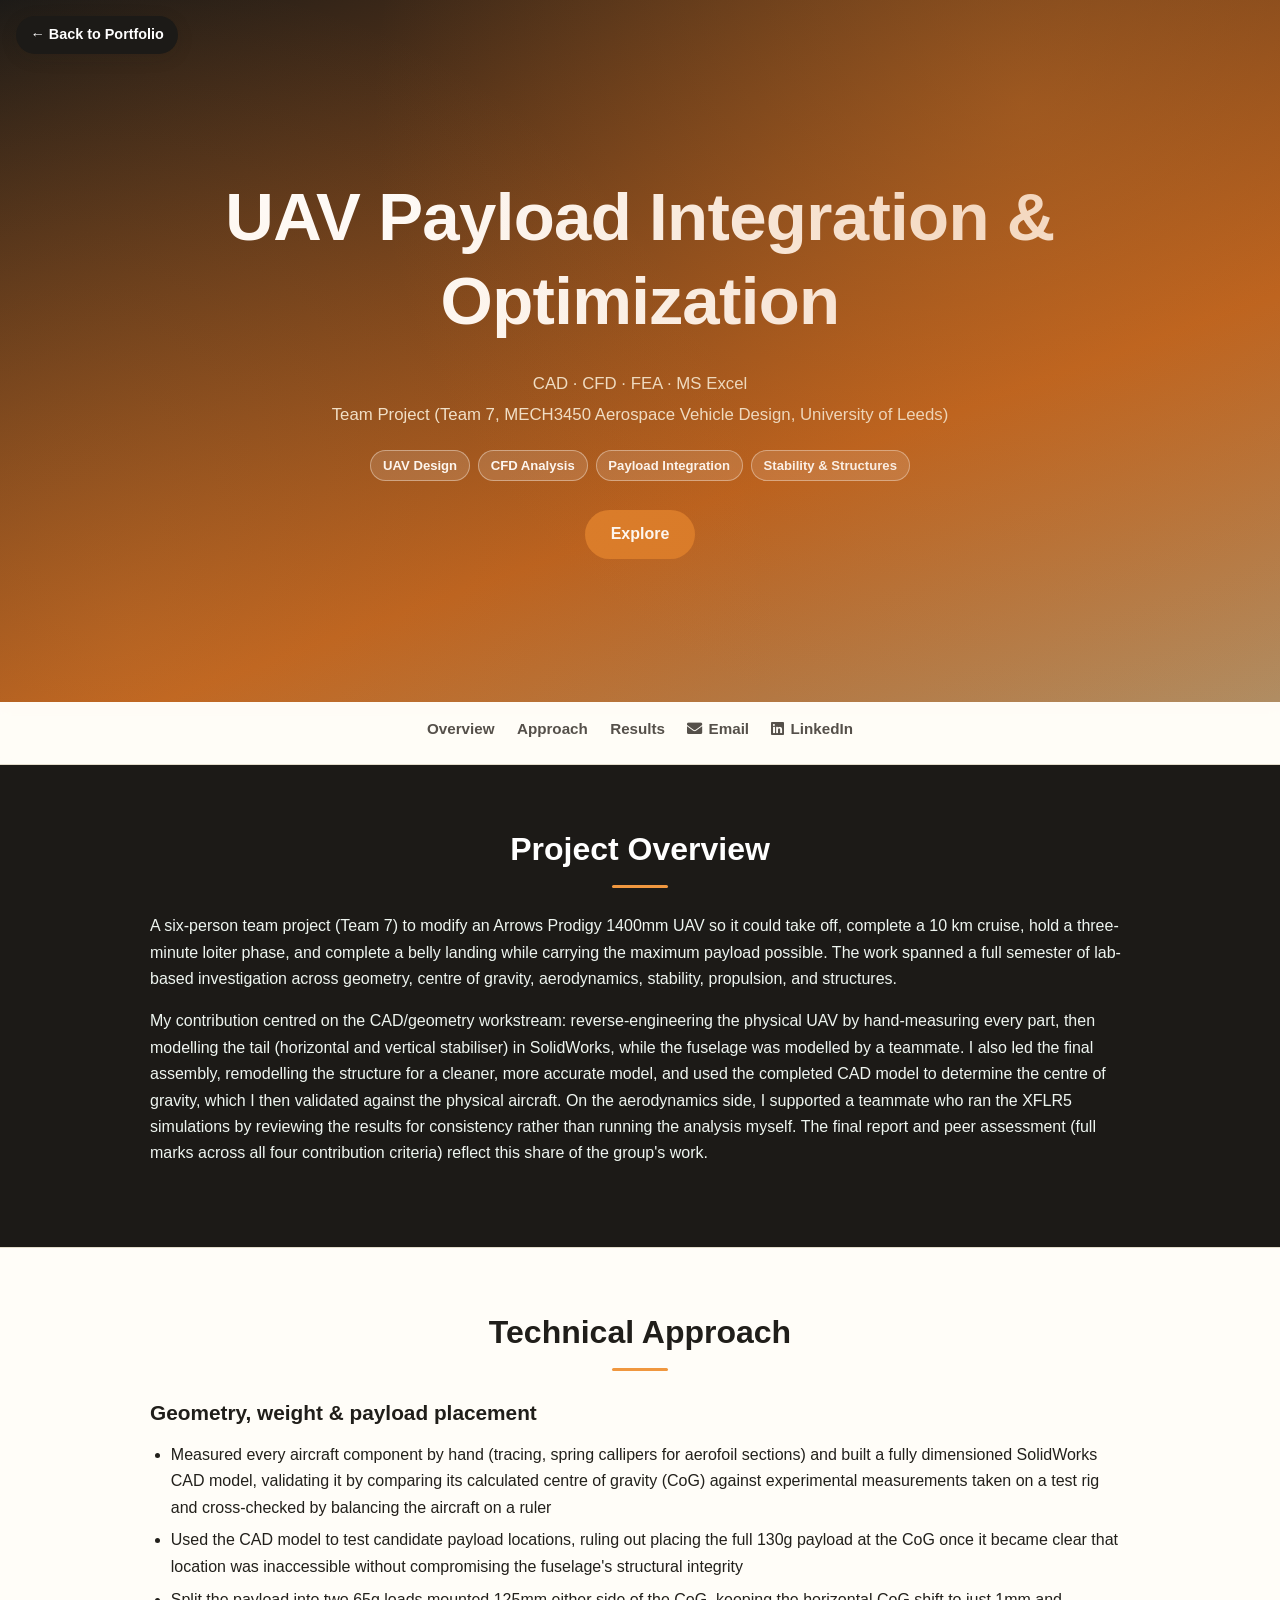
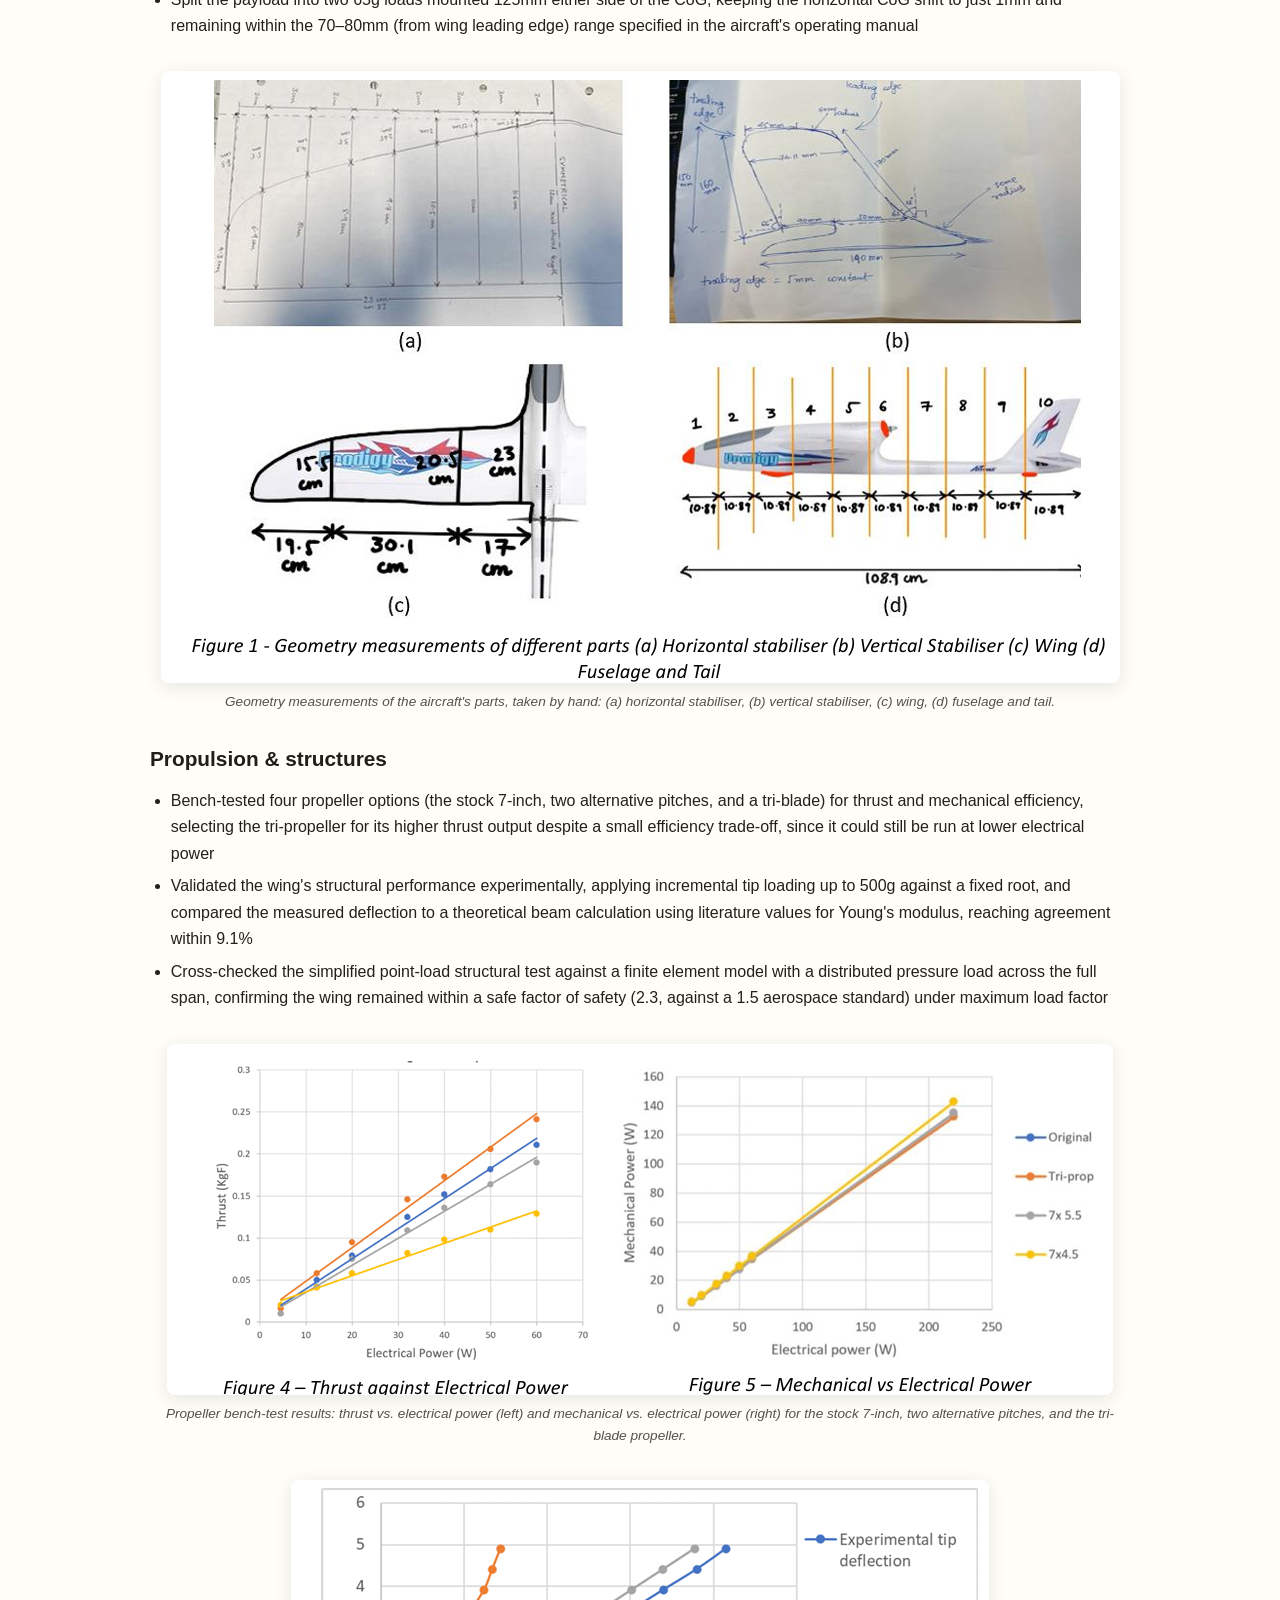
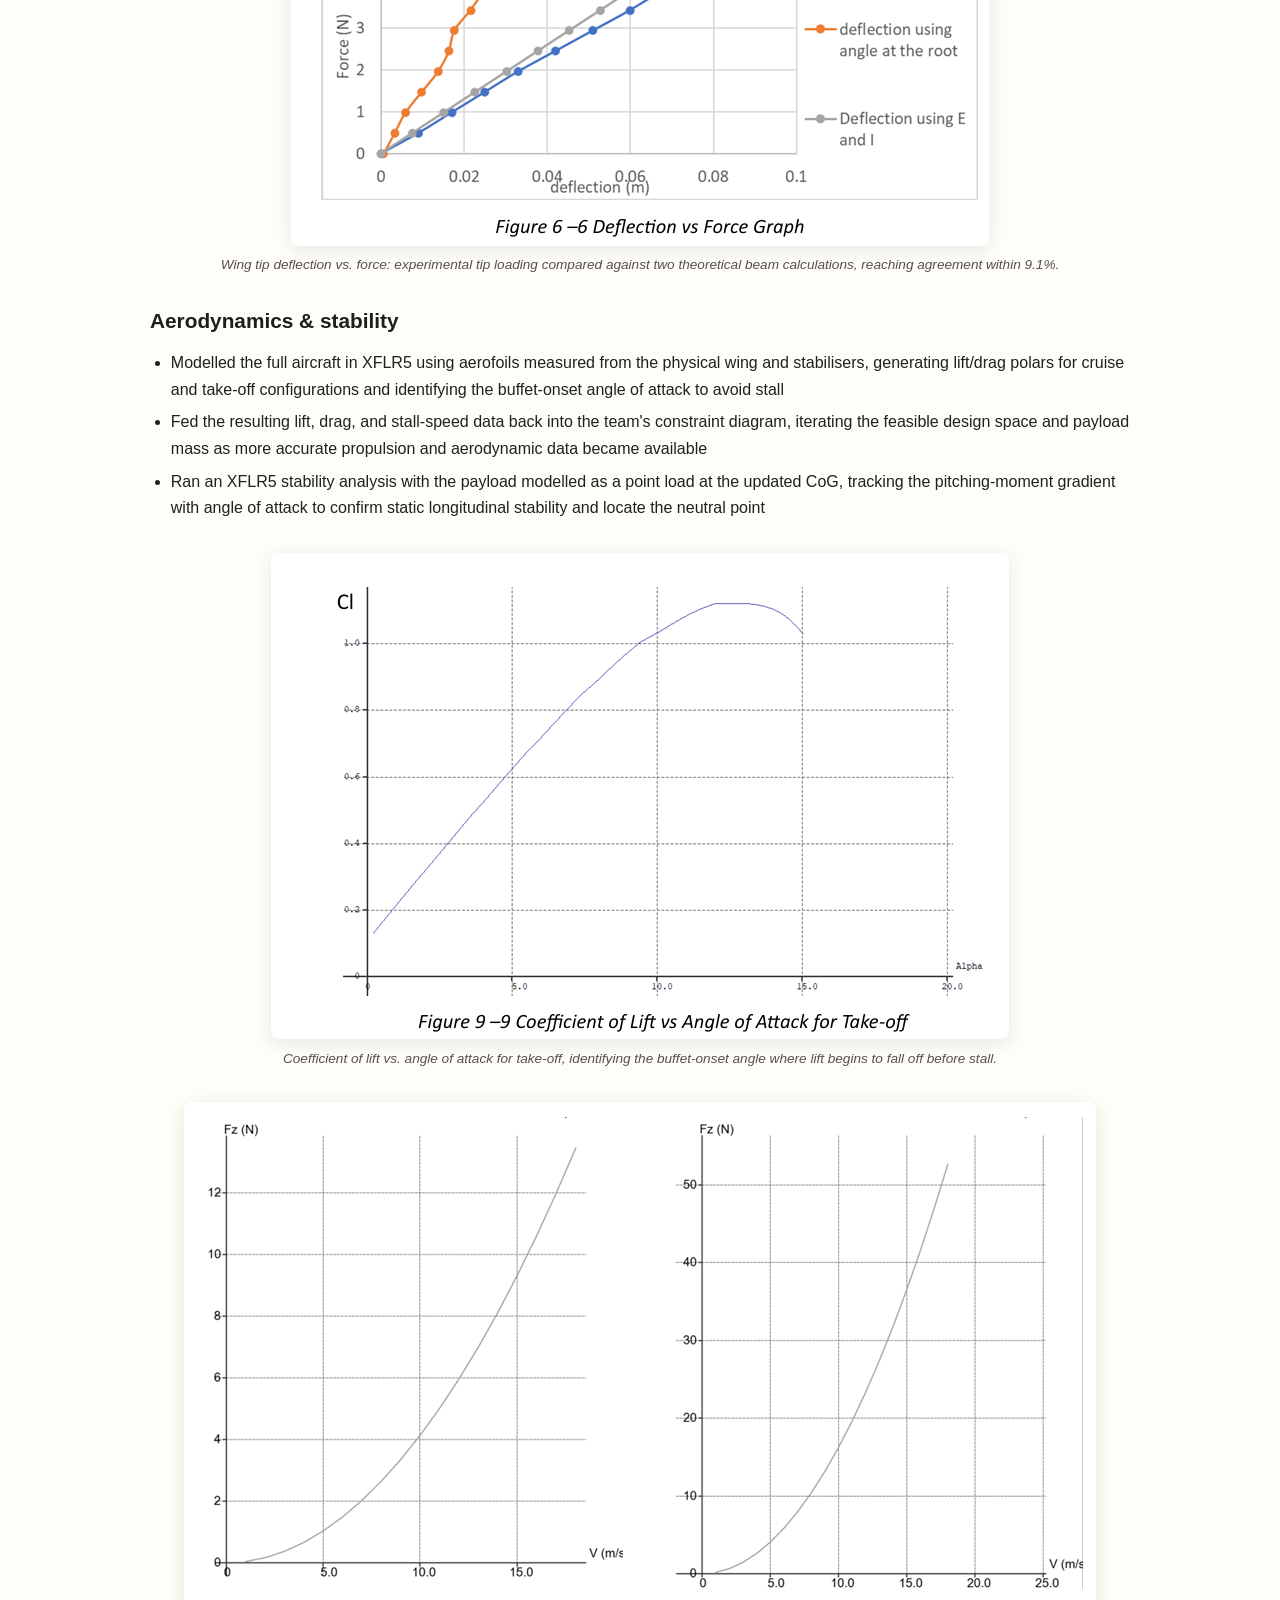
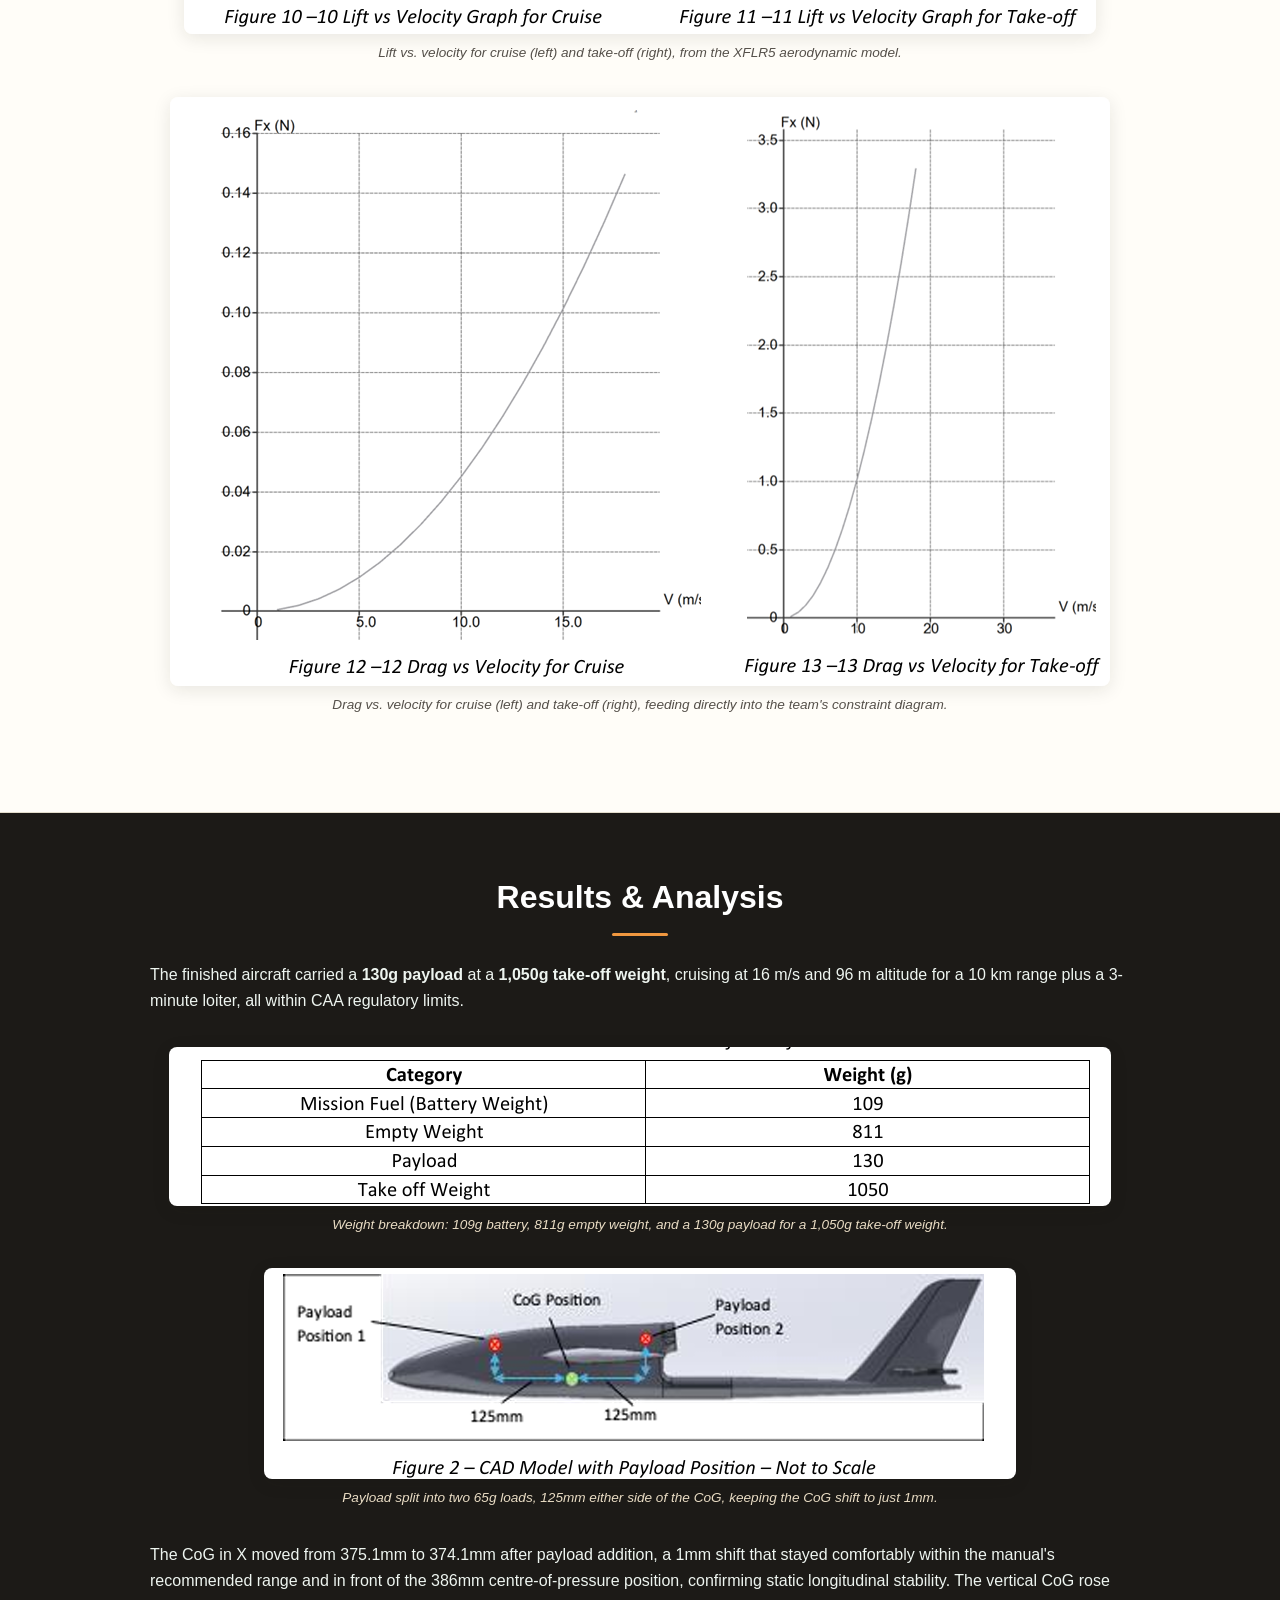
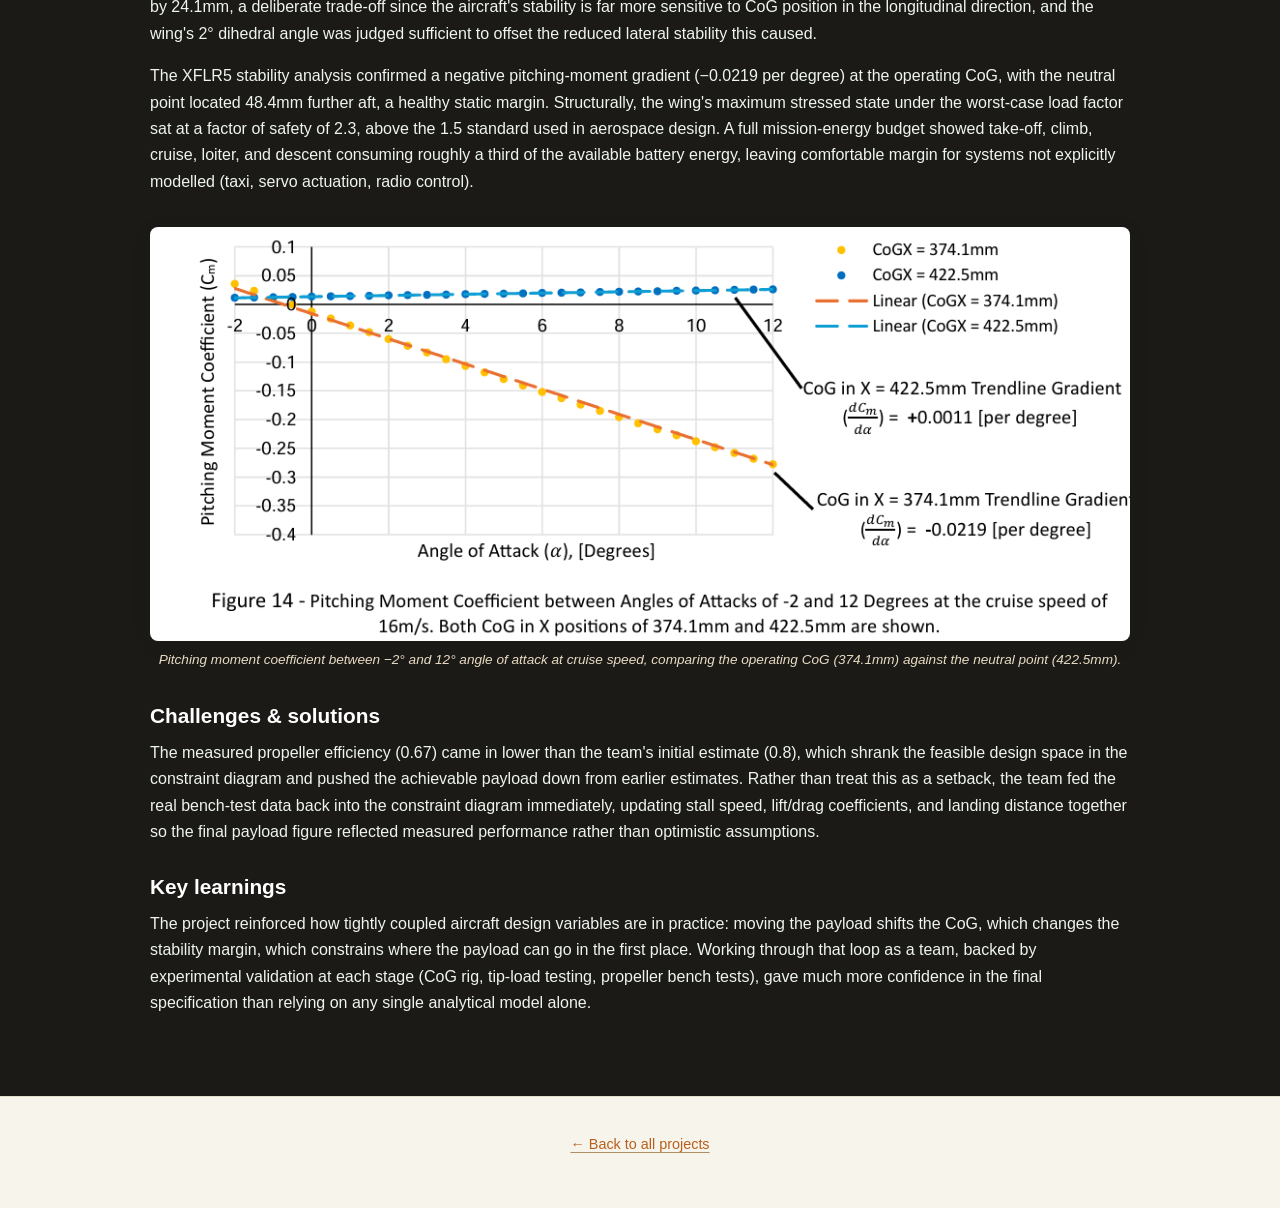
<file: pages/uav-team-project.html>
<!DOCTYPE html>
<html lang="en">

<head>
  <meta charset="utf-8" />
  <title>UAV Payload Integration &amp; Optimization | Prakshal Shah</title>
  <meta name="viewport" content="width=device-width, initial-scale=1" />
  <link rel="stylesheet" href="../assets/css/fontawesome-all.min.css" />
  <link rel="stylesheet" href="../assets/css/style.css" />
</head>

<body>
  <a href="../index.html#projects" class="back-button">&larr; Back to Portfolio</a>

  <div id="intro">
    <h1>UAV Payload Integration &amp; Optimization</h1>
    <div class="intro-subtitle">
      <p>CAD · CFD · FEA · MS Excel</p>
      <p>Team Project (Team 7, MECH3450 Aerospace Vehicle Design, University of Leeds)</p>
    </div>
    <div class="tech-tags">
      <span class="tech-tag">UAV Design</span>
      <span class="tech-tag">CFD Analysis</span>
      <span class="tech-tag">Payload Integration</span>
      <span class="tech-tag">Stability &amp; Structures</span>
    </div>
    <a href="#overview" class="button">Explore</a>
  </div>

  <header id="header">
    <div class="header-inner project-nav">
      <nav id="nav" aria-label="Primary">
        <ul class="links">
          <li><a href="#overview">Overview</a></li>
          <li><a href="#approach">Approach</a></li>
          <li><a href="#results">Results</a></li>
          <li>
            <a class="icon-link" href="mailto:prakshal196@gmail.com">
              <i class="fas fa-envelope" aria-hidden="true"></i>
              <span>Email</span>
            </a>
          </li>
          <li>
            <a class="icon-link" href="https://www.linkedin.com/in/prakshal-shah/" target="_blank" rel="noopener">
              <i class="fab fa-linkedin" aria-hidden="true"></i>
              <span>LinkedIn</span>
            </a>
          </li>
        </ul>
      </nav>
    </div>
  </header>

  <main id="main">

    <section id="overview" class="panel-tinted">
      <div class="inner">
        <header class="major"><h2>Project Overview</h2></header>
        <p>
          A six-person team project (Team 7) to modify an Arrows Prodigy 1400mm UAV so it could
          take off, complete a 10&nbsp;km cruise, hold a three-minute loiter phase, and complete a
          belly landing while carrying the maximum payload possible. The work spanned a full
          semester of lab-based investigation across geometry, centre of gravity, aerodynamics,
          stability, propulsion, and structures.
        </p>
        <p>
          My contribution centred on the CAD/geometry workstream: reverse-engineering the physical
          UAV by hand-measuring every part, then modelling the tail (horizontal and vertical
          stabiliser) in SolidWorks, while the fuselage was modelled by a teammate. I also led the
          final assembly, remodelling the structure for a cleaner, more accurate model, and used
          the completed CAD model to determine the centre of gravity, which I then validated
          against the physical aircraft. On the aerodynamics side, I supported a teammate who ran
          the XFLR5 simulations by reviewing the results for consistency rather than running the
          analysis myself. The final report and peer assessment (full marks across all four
          contribution criteria) reflect this share of the group's work.
        </p>
      </div>
    </section>

    <section id="approach">
      <div class="inner">
        <header class="major"><h2>Technical Approach</h2></header>

        <h3>Geometry, weight &amp; payload placement</h3>
        <ul>
          <li>Measured every aircraft component by hand (tracing, spring callipers for aerofoil sections) and built a fully dimensioned SolidWorks CAD model, validating it by comparing its calculated centre of gravity (CoG) against experimental measurements taken on a test rig and cross-checked by balancing the aircraft on a ruler</li>
          <li>Used the CAD model to test candidate payload locations, ruling out placing the full 130g payload at the CoG once it became clear that location was inaccessible without compromising the fuselage's structural integrity</li>
          <li>Split the payload into two 65g loads mounted 125mm either side of the CoG, keeping the horizontal CoG shift to just 1mm and remaining within the 70&ndash;80mm (from wing leading edge) range specified in the aircraft's operating manual</li>
        </ul>

        <figure class="project-figure">
          <img src="images/uav-team-project/geometry-measurements-composite.png" alt="Geometry measurements of the horizontal stabiliser, vertical stabiliser, wing, and fuselage/tail" loading="lazy" />
          <figcaption>Geometry measurements of the aircraft's parts, taken by hand: (a) horizontal stabiliser, (b) vertical stabiliser, (c) wing, (d) fuselage and tail.</figcaption>
        </figure>

        <h3>Propulsion &amp; structures</h3>
        <ul>
          <li>Bench-tested four propeller options (the stock 7-inch, two alternative pitches, and a tri-blade) for thrust and mechanical efficiency, selecting the tri-propeller for its higher thrust output despite a small efficiency trade-off, since it could still be run at lower electrical power</li>
          <li>Validated the wing's structural performance experimentally, applying incremental tip loading up to 500g against a fixed root, and compared the measured deflection to a theoretical beam calculation using literature values for Young's modulus, reaching agreement within 9.1%</li>
          <li>Cross-checked the simplified point-load structural test against a finite element model with a distributed pressure load across the full span, confirming the wing remained within a safe factor of safety (2.3, against a 1.5 aerospace standard) under maximum load factor</li>
        </ul>

        <figure class="project-figure">
          <img src="images/uav-team-project/propeller-thrust-power-charts.png" alt="Thrust versus electrical power and mechanical versus electrical power for four propeller options" loading="lazy" />
          <figcaption>Propeller bench-test results: thrust vs. electrical power (left) and mechanical vs. electrical power (right) for the stock 7-inch, two alternative pitches, and the tri-blade propeller.</figcaption>
        </figure>
        <figure class="project-figure">
          <img src="images/uav-team-project/wing-deflection-force-graph.png" alt="Wing tip deflection versus force, experimental versus theoretical" loading="lazy" />
          <figcaption>Wing tip deflection vs. force: experimental tip loading compared against two theoretical beam calculations, reaching agreement within 9.1%.</figcaption>
        </figure>

        <h3>Aerodynamics &amp; stability</h3>
        <ul>
          <li>Modelled the full aircraft in XFLR5 using aerofoils measured from the physical wing and stabilisers, generating lift/drag polars for cruise and take-off configurations and identifying the buffet-onset angle of attack to avoid stall</li>
          <li>Fed the resulting lift, drag, and stall-speed data back into the team's constraint diagram, iterating the feasible design space and payload mass as more accurate propulsion and aerodynamic data became available</li>
          <li>Ran an XFLR5 stability analysis with the payload modelled as a point load at the updated CoG, tracking the pitching-moment gradient with angle of attack to confirm static longitudinal stability and locate the neutral point</li>
        </ul>

        <figure class="project-figure">
          <img src="images/uav-team-project/lift-coefficient-takeoff.png" alt="Coefficient of lift versus angle of attack for take-off" loading="lazy" />
          <figcaption>Coefficient of lift vs. angle of attack for take-off, identifying the buffet-onset angle where lift begins to fall off before stall.</figcaption>
        </figure>
        <figure class="project-figure">
          <img src="images/uav-team-project/lift-vs-velocity-charts.png" alt="Lift versus velocity for cruise and take-off" loading="lazy" />
          <figcaption>Lift vs. velocity for cruise (left) and take-off (right), from the XFLR5 aerodynamic model.</figcaption>
        </figure>
        <figure class="project-figure">
          <img src="images/uav-team-project/drag-vs-velocity-charts.png" alt="Drag versus velocity for cruise and take-off" loading="lazy" />
          <figcaption>Drag vs. velocity for cruise (left) and take-off (right), feeding directly into the team's constraint diagram.</figcaption>
        </figure>
      </div>
    </section>

    <section id="results" class="panel-tinted">
      <div class="inner">
        <header class="major"><h2>Results &amp; Analysis</h2></header>

        <p>
          The finished aircraft carried a <strong>130g payload</strong> at a
          <strong>1,050g take-off weight</strong>, cruising at 16&nbsp;m/s and 96&nbsp;m altitude
          for a 10&nbsp;km range plus a 3-minute loiter, all within CAA regulatory limits.
        </p>

        <figure class="project-figure">
          <img src="images/uav-team-project/weight-breakdown-table.png" alt="Weight breakdown table: mission fuel, empty weight, payload, and take-off weight" loading="lazy" />
          <figcaption>Weight breakdown: 109g battery, 811g empty weight, and a 130g payload for a 1,050g take-off weight.</figcaption>
        </figure>

        <figure class="project-figure">
          <img src="images/uav-team-project/payload-position-cad.png" alt="CAD model showing the split payload positions either side of the CoG" loading="lazy" />
          <figcaption>Payload split into two 65g loads, 125mm either side of the CoG, keeping the CoG shift to just 1mm.</figcaption>
        </figure>

        <p>
          The CoG in X moved from 375.1mm to 374.1mm after payload addition, a 1mm shift that
          stayed comfortably within the manual's recommended range and in front of the 386mm
          centre-of-pressure position, confirming static longitudinal stability. The vertical CoG
          rose by 24.1mm, a deliberate trade-off since the aircraft's stability is far more
          sensitive to CoG position in the longitudinal direction, and the wing's 2° dihedral
          angle was judged sufficient to offset the reduced lateral stability this caused.
        </p>

        <p>
          The XFLR5 stability analysis confirmed a negative pitching-moment gradient
          (&minus;0.0219 per degree) at the operating CoG, with the neutral point located 48.4mm
          further aft, a healthy static margin. Structurally, the wing's maximum stressed state
          under the worst-case load factor sat at a factor of safety of 2.3, above the 1.5
          standard used in aerospace design. A full mission-energy budget showed take-off, climb,
          cruise, loiter, and descent consuming roughly a third of the available battery energy,
          leaving comfortable margin for systems not explicitly modelled (taxi, servo actuation,
          radio control).
        </p>

        <figure class="project-figure">
          <img src="images/uav-team-project/pitching-moment-coefficient.png" alt="Pitching moment coefficient versus angle of attack, showing the stable CoG and neutral point" loading="lazy" />
          <figcaption>Pitching moment coefficient between &minus;2&deg; and 12&deg; angle of attack at cruise speed, comparing the operating CoG (374.1mm) against the neutral point (422.5mm).</figcaption>
        </figure>

        <h3>Challenges &amp; solutions</h3>
        <p>
          The measured propeller efficiency (0.67) came in lower than the team's initial estimate
          (0.8), which shrank the feasible design space in the constraint diagram and pushed the
          achievable payload down from earlier estimates. Rather than treat this as a setback, the
          team fed the real bench-test data back into the constraint diagram immediately, updating
          stall speed, lift/drag coefficients, and landing distance together so the final payload
          figure reflected measured performance rather than optimistic assumptions.
        </p>

        <h3>Key learnings</h3>
        <p>
          The project reinforced how tightly coupled aircraft design variables are in practice:
          moving the payload shifts the CoG, which changes the stability margin, which constrains
          where the payload can go in the first place. Working through that loop as a team, backed
          by experimental validation at each stage (CoG rig, tip-load testing, propeller bench
          tests), gave much more confidence in the final specification than relying on any single
          analytical model alone.
        </p>
      </div>
    </section>

  </main>

  <footer id="footer">
    <p><a href="../index.html#projects">&larr; Back to all projects</a></p>
  </footer>

</body>

</html>
</file>
<file: assets/css/style.css>
/* =========================================================
   Prakshal Shah — Portfolio
   Single, dependency-free stylesheet.
   Palette: charcoal + amber — bold, modern, professional.
   ========================================================= */

:root {
  /* Colour system — charcoal + amber */
  --forest: #1c1a17;        /* darkest charcoal — hero/panel base */
  --forest-dark: #201e1a;   /* ink — headings, logo */
  --moss: #b85f1d;          /* amber-deep — links, interactive text on light bg */
  --sage: #b08d63;          /* warm tan — muted borders/decoration */
  --leaf: #f0973f;          /* bright amber — accents, underlines, highlights */
  --sand: #f7f4ec;
  --paper: #fffdf8;
  --charcoal: #22201b;
  --slate: #55504a;
  --line: #e3ddcc;
  --amber: #d97b29;

  /* Type scale */
  --font-base: -apple-system, BlinkMacSystemFont, "Segoe UI", Roboto, Helvetica, Arial, sans-serif;

  /* Layout */
  --max-width: 980px;
  --radius: 10px;
  --shadow: 0 4px 18px rgba(28, 26, 23, 0.1);
  --shadow-hover: 0 10px 28px rgba(28, 26, 23, 0.16);
}

*, *::before, *::after { box-sizing: border-box; }

html {
  scroll-behavior: smooth;
  scroll-padding-top: 84px;
}

@media (prefers-reduced-motion: reduce) {
  html { scroll-behavior: auto; }
  * { animation-duration: 0.001ms !important; transition-duration: 0.001ms !important; }
}

body {
  margin: 0;
  font-family: var(--font-base);
  color: var(--charcoal);
  background: var(--sand);
  line-height: 1.65;
  -webkit-font-smoothing: antialiased;
}

img { max-width: 100%; display: block; }

a {
  color: var(--moss);
  text-decoration-color: var(--sage);
  text-underline-offset: 3px;
}
a:hover { color: var(--forest); }

h1, h2, h3, h4 {
  font-weight: 700;
  color: var(--forest-dark);
  line-height: 1.25;
}

h2 { font-size: 2rem; margin: 0 0 0.6em; }
h3 { font-size: 1.3rem; margin: 1.4em 0 0.5em; }
h4 { font-size: 1.05rem; margin: 1em 0 0.4em; }

p { margin: 0 0 1em; }

ul, ol { padding-left: 1.3em; }
li { margin-bottom: 0.4em; }

/* Skip link for keyboard users */
.skip-link {
  position: absolute;
  left: -999px;
  top: 0;
  background: var(--forest);
  color: #fff;
  padding: 0.6em 1em;
  z-index: 2000;
}
.skip-link:focus {
  left: 1em;
  top: 1em;
}

/* =========================================================
   Header / Navigation
   ========================================================= */

#header {
  position: sticky;
  top: 0;
  z-index: 500;
  background: rgba(255, 253, 248, 0.92);
  backdrop-filter: saturate(150%) blur(6px);
  border-bottom: 1px solid var(--line);
}

#header .header-inner {
  max-width: var(--max-width);
  margin: 0 auto;
  padding: 0.9em 1.5em;
  display: flex;
  align-items: center;
  justify-content: space-between;
  flex-wrap: wrap;
  gap: 0.6em;
}

#header .header-inner.project-nav {
  justify-content: center;
}

.logo {
  font-weight: 700;
  font-size: 1.15rem;
  color: var(--forest-dark) !important;
  text-decoration: none;
}

nav#nav ul {
  list-style: none;
  display: flex;
  flex-wrap: wrap;
  gap: 1.4em;
  margin: 0;
  padding: 0;
  align-items: center;
}

nav#nav a {
  color: var(--slate);
  text-decoration: none;
  font-weight: 600;
  font-size: 0.95rem;
}
nav#nav a:hover,
nav#nav a:focus-visible {
  color: var(--forest);
}

nav#nav .icon-link {
  display: inline-flex;
  align-items: center;
  gap: 0.4em;
}

/* =========================================================
   Intro / Hero
   ========================================================= */

#intro {
  position: relative;
  overflow: hidden;
  background: linear-gradient(160deg, var(--forest) 0%, var(--moss) 65%, var(--sage) 100%);
  color: #f2f7f4;
  padding: 7em 1.5em 5em;
  text-align: center;
  min-height: 78vh;
  display: flex;
  flex-direction: column;
  align-items: center;
  justify-content: center;
}

#intro::before {
  content: "";
  position: absolute;
  inset: 0;
  z-index: 0;
  background: radial-gradient(circle at 80% 15%, rgba(217, 123, 41, 0.35), transparent 55%),
              radial-gradient(circle at 10% 90%, rgba(240, 151, 63, 0.18), transparent 50%);
  pointer-events: none;
}

.hero-canvas-wrap {
  position: absolute;
  inset: 0;
  z-index: 0;
}

#hero-canvas {
  display: block;
  width: 100%;
  height: 100%;
}

.hero-content {
  position: relative;
  z-index: 1;
  max-width: 52em;
}

.blueprint-grid {
  position: absolute;
  inset: -12%;
  z-index: 0;
  background-image:
    linear-gradient(rgba(255, 255, 255, 0.06) 1px, transparent 1px),
    linear-gradient(90deg, rgba(255, 255, 255, 0.06) 1px, transparent 1px);
  background-size: 42px 42px;
  will-change: transform;
}

/* Word-mask hero heading reveal */
.word-mask {
  display: inline-block;
  overflow: hidden;
  vertical-align: top;
  padding-bottom: 0.08em;
}
.word-mask .word {
  display: inline-block;
  transform: translateY(112%);
  animation: word-in 0.8s cubic-bezier(0.22, 1, 0.36, 1) forwards;
}
@keyframes word-in {
  to { transform: translateY(0); }
}

.kicker {
  display: inline-block;
  text-transform: uppercase;
  letter-spacing: 0.16em;
  font-size: 0.78rem;
  font-weight: 700;
  color: var(--leaf);
  margin: 0 0 1em;
}

header.major .kicker {
  color: var(--moss);
  display: block;
}

#intro h1 {
  color: #fff;
  font-size: clamp(2.4rem, 6vw, 4.2rem);
  margin: 0 0 0.35em;
  letter-spacing: -0.01em;
}

#intro .intro-subtitle p {
  margin: 0.2em 0;
  color: #f1e6d3;
  font-size: 1.05rem;
}

.identity-line {
  display: flex;
  flex-wrap: wrap;
  justify-content: center;
  align-items: baseline;
  gap: 0.6em;
  color: #f1e6d3;
  font-size: 1.02rem;
  margin: 0 0 1.3em;
}
.identity-line .sep {
  color: var(--leaf);
  opacity: 0.75;
}

.tech-line {
  color: #f1e6d3;
  font-size: 0.98rem;
  letter-spacing: 0.02em;
  margin: 0.8em auto 0;
  max-width: 42em;
}

#intro .tagline {
  max-width: 46em;
  margin: 1em auto 0;
  color: #e9dcc4;
  font-size: 0.98rem;
}

.button {
  display: inline-block;
  margin-top: 1.8em;
  padding: 0.7em 1.6em;
  background: var(--amber);
  color: #fff;
  border-radius: 999px;
  font-weight: 700;
  text-decoration: none;
  transition: transform 0.2s ease, box-shadow 0.2s ease;
}
.button:hover {
  transform: translateY(-2px);
  box-shadow: var(--shadow-hover);
  color: #fff;
}

/* =========================================================
   Sections
   ========================================================= */

#main section {
  padding: 4em 1.5em;
  border-bottom: 1px solid var(--line);
}

#main section:nth-of-type(even) {
  background: var(--paper);
}

.inner {
  max-width: var(--max-width);
  margin: 0 auto;
}

header.major {
  text-align: center;
  margin-bottom: 1.6em;
}
header.major h2::after {
  content: "";
  display: block;
  width: 56px;
  height: 3px;
  background: var(--leaf);
  margin: 0.5em auto 0;
  border-radius: 2px;
}
/* Progressive enhancement: draw the underline in on scroll-reveal when JS is active */
html.js header.major[data-reveal] h2::after {
  width: 0;
  transition: width 0.7s ease 0.2s;
}
html.js header.major[data-reveal].is-visible h2::after {
  width: 56px;
}

.lede {
  text-align: center;
  max-width: 42em;
  margin: 0 auto 2em;
  color: var(--slate);
}

/* =========================================================
   About / Personal section
   ========================================================= */

.about-grid {
  display: flex;
  flex-wrap: wrap;
  justify-content: center;
  gap: 1.4em;
  margin-top: 2em;
}

.about-card {
  background: var(--paper);
  border: 1px solid var(--line);
  border-radius: var(--radius);
  padding: 1.4em;
  text-align: center;
  flex: 1 1 220px;
  max-width: 300px;
}

.about-card .about-icon {
  font-size: 1.8rem;
  margin-bottom: 0.4em;
  display: block;
}

.about-card h3 {
  margin-top: 0;
  font-size: 1.05rem;
}

.about-card p {
  color: var(--slate);
  font-size: 0.95rem;
  margin: 0;
}

/* =========================================================
   Skills
   ========================================================= */

.skills-columns {
  display: flex;
  flex-wrap: wrap;
  gap: 2.5em;
  justify-content: center;
}

.skills-columns > div { flex: 1 1 320px; }

.skills-columns label {
  display: block;
  font-weight: 600;
  margin-top: 1em;
  font-size: 0.92rem;
}

.progress-container {
  background: var(--line);
  border-radius: 8px;
  height: 10px;
  width: 100%;
  overflow: hidden;
  margin: 0.4em 0;
}

.progress-bar {
  height: 100%;
  background: linear-gradient(90deg, var(--moss), var(--leaf));
  border-radius: 8px;
}

.skill-row {
  display: flex;
  justify-content: space-between;
  align-items: baseline;
  gap: 1em;
  margin-bottom: 0.9em;
  flex-wrap: wrap;
}

.skill-row strong { font-size: 0.95rem; }

.stars {
  color: var(--amber);
  font-size: 1.05rem;
  letter-spacing: 1px;
  white-space: nowrap;
}

.tools-note {
  font-size: 0.92rem;
  color: var(--slate);
  margin-top: 1.2em;
}

.skill-subnote {
  margin: -0.5em 0 0.9em;
  font-size: 0.82rem;
  color: var(--slate);
  font-style: italic;
}

/* =========================================================
   Project cards (home page grid)
   ========================================================= */

.project-grid {
  display: grid;
  grid-template-columns: repeat(2, 1fr);
  gap: 1.6em;
  margin-top: 2em;
}

.project-card {
  display: block;
  background: var(--paper);
  border: 1px solid var(--line);
  border-radius: var(--radius);
  padding: 1.6em;
  height: 100%;
  text-decoration: none;
  color: inherit;
  box-shadow: var(--shadow);
  transition: transform 0.2s ease, box-shadow 0.2s ease;
}

.project-card:hover,
.project-card:focus-visible {
  transform: translateY(-6px);
  box-shadow: var(--shadow-hover);
}

.project-card .level-badge {
  display: inline-block;
  font-size: 0.68rem;
  font-weight: 700;
  letter-spacing: 0.06em;
  text-transform: uppercase;
  color: var(--amber);
  background: rgba(217, 123, 41, 0.12);
  border: 1px solid rgba(217, 123, 41, 0.35);
  border-radius: 999px;
  padding: 0.25em 0.75em;
  margin-bottom: 0.8em;
}

.project-card h3 {
  margin-top: 0;
  color: var(--forest-dark);
  font-size: 1.1rem;
}

.project-card .tagline {
  margin: 0;
  font-size: 0.9rem;
  color: var(--slate);
  text-align: left;
}

.project-card .tagline .kind {
  display: block;
  margin-top: 0.3em;
  font-weight: 600;
  color: var(--moss);
}

/* =========================================================
   Project detail pages
   ========================================================= */

.back-button {
  position: fixed;
  top: 1rem;
  left: 1rem;
  z-index: 1000;
  background: var(--forest);
  color: #fff !important;
  padding: 0.5em 1em;
  border-radius: 999px;
  text-decoration: none;
  font-weight: 600;
  font-size: 0.9rem;
  box-shadow: var(--shadow);
  transition: transform 0.2s ease, background 0.2s ease;
}
.back-button:hover {
  background: var(--moss);
  transform: translateY(-2px);
}

.tech-tags {
  display: flex;
  flex-wrap: wrap;
  gap: 0.5em;
  margin: 1.1em 0 0;
  justify-content: center;
}

.tech-tag {
  background: rgba(255, 255, 255, 0.14);
  border: 1px solid rgba(255, 255, 255, 0.4);
  color: #fff;
  padding: 0.3em 0.9em;
  border-radius: 999px;
  font-size: 0.82rem;
  font-weight: 600;
}

.project-figure {
  margin: 2em 0;
  text-align: center;
}

.project-figure img {
  max-width: 100%;
  height: auto;
  border-radius: 8px;
  box-shadow: var(--shadow);
  margin: 0 auto;
}

.project-figure figcaption {
  margin-top: 0.6em;
  font-size: 0.85em;
  font-style: italic;
  color: var(--slate);
}

/* Cap real photos (phone/camera shots, often high-resolution and portrait)
   at a modest width so a single photo doesn't dominate the page next to a
   much shorter block of surrounding text */
.project-figure.photo img {
  max-width: 380px;
}

/* Placeholder used when a real figure/photo isn't available yet */
.figure-placeholder {
  background: repeating-linear-gradient(
    135deg,
    var(--paper),
    var(--paper) 10px,
    #f0ece0 10px,
    #f0ece0 20px
  );
  border: 1px dashed var(--sage);
  border-radius: 8px;
  padding: 2.5em 1.5em;
  color: var(--slate);
  font-size: 0.9rem;
}

.figure-placeholder .placeholder-label {
  display: block;
  font-weight: 700;
  color: var(--forest);
  margin-bottom: 0.4em;
}

.result-pending {
  border-left: 3px solid var(--amber);
  background: var(--paper);
  padding: 0.9em 1.2em;
  border-radius: 6px;
  font-size: 0.92rem;
  color: var(--slate);
}

.image-gallery {
  display: flex;
  flex-wrap: wrap;
  gap: 1.6em;
  justify-content: center;
  margin-top: 2em;
}

.image-card {
  flex: 1 1 300px;
  max-width: 360px;
  text-align: left;
  background: var(--paper);
  border: 1px solid var(--line);
  border-radius: var(--radius);
  overflow: hidden;
  box-shadow: var(--shadow);
}

.image-card img { width: 100%; height: auto; }

/* Larger variant for diagrams/charts that need more room to stay readable
   (flow charts, pie charts, bar charts with axis labels and legends) */
.image-card.chart-card {
  flex: 1 1 100%;
  max-width: 720px;
}

.image-card.chart-card img {
  background: #fff;
}

/* Extra-large variant for dense diagrams (e.g. full system-boundary flow
   charts) that need the full content width to stay legible */
.image-card.chart-card.diagram-xl {
  max-width: 980px;
}

/* Compact variant for charts whose source screenshot has a smaller native
   resolution — keeps them below the standard chart-card width so they
   aren't upscaled and don't look blurry/"zoomed in" */
.image-card.chart-card.chart-compact {
  max-width: 480px;
}

.image-caption {
  padding: 1.1em 1.2em;
}
.image-caption h4 { margin: 0 0 0.4em; color: var(--forest-dark); font-size: 1em; }
.image-caption p { margin: 0; font-size: 0.88em; color: var(--slate); }

.data-table {
  width: 100%;
  border-collapse: collapse;
  margin: 1.4em 0;
  background: var(--paper);
  border-radius: var(--radius);
  overflow: hidden;
  box-shadow: var(--shadow);
}
.data-table th,
.data-table td {
  padding: 0.7em 1em;
  text-align: left;
  border-bottom: 1px solid var(--line);
  font-size: 0.92em;
}
.data-table th {
  background: var(--forest);
  color: #fff;
  font-weight: 700;
}
.data-table tr:last-child td { border-bottom: none; }
.panel-tinted .data-table th { background: rgba(255, 255, 255, 0.14); }
.panel-tinted .data-table { box-shadow: none; background: rgba(255, 255, 255, 0.06); }
.panel-tinted .data-table td { color: #eef5f0; border-bottom-color: rgba(255, 255, 255, 0.15); }

/* Section variants used on project pages for visual rhythm */
.panel-tinted {
  background: var(--forest);
  color: #eef5f0;
}
.panel-tinted h2,
.panel-tinted h3,
.panel-tinted h4 { color: #fff; }
.panel-tinted a { color: var(--leaf); }
.panel-tinted .lede { color: #e9dcc4; }

/* Figure captions default to a dark slate tone for light-background
   sections; on the dark panel-tinted sections that same tone is nearly
   invisible, so switch to a light warm tint that matches the palette */
.panel-tinted .project-figure figcaption { color: #e9dcc4; }
.panel-tinted .image-caption h4 { color: #fff; }
.panel-tinted .image-caption p { color: #e9dcc4; }

/* =========================================================
   Scroll reveal (progressive enhancement)
   Content is fully visible with no JS; only once html.js is
   present (site.js ran) do these elements animate in on scroll.
   ========================================================= */

html.js [data-reveal] {
  opacity: 0;
  transform: translateY(22px);
  transition: opacity 0.7s ease, transform 0.7s ease;
}

html.js [data-reveal].is-visible {
  opacity: 1;
  transform: translateY(0);
}

html.js [data-reveal="stagger"] > * {
  transition-delay: calc(var(--stagger-index, 0) * 70ms);
}

/* =========================================================
   Decorative background blobs (CSS-only, used on non-hero
   sections to keep some visual texture without canvas/JS)
   ========================================================= */

.blob-field {
  position: absolute;
  inset: 0;
  overflow: hidden;
  z-index: 0;
  pointer-events: none;
}

.blob-field .blob {
  position: absolute;
  border-radius: 50%;
  filter: blur(60px);
  opacity: 0.35;
}

.blob-field .blob-a {
  width: 340px;
  height: 340px;
  background: var(--leaf);
  top: -80px;
  right: -60px;
}

.blob-field .blob-b {
  width: 260px;
  height: 260px;
  background: var(--amber);
  bottom: -70px;
  left: -50px;
  opacity: 0.16;
}

.has-blobs .inner {
  position: relative;
  z-index: 1;
}

.has-blobs {
  position: relative;
  overflow: hidden;
}

/* =========================================================
   Technical divider (blueprint-style section break)
   ========================================================= */

.tech-divider {
  display: flex;
  align-items: center;
  gap: 1.2em;
  max-width: var(--max-width);
  margin: 0 auto;
  padding: 1.6em 1.5em;
  color: var(--sage);
  font-size: 0.72rem;
  font-weight: 700;
  letter-spacing: 0.18em;
  text-transform: uppercase;
}
.tech-divider::before,
.tech-divider::after {
  content: "";
  flex: 1;
  height: 1px;
  background: repeating-linear-gradient(90deg, var(--line) 0 6px, transparent 6px 12px);
}

/* =========================================================
   Custom cursor (pointer:fine devices only, added via JS)
   ========================================================= */

html.custom-cursor,
html.custom-cursor a,
html.custom-cursor button,
html.custom-cursor .project-card {
  cursor: none;
}

.cursor-dot,
.cursor-ring {
  position: fixed;
  top: 0;
  left: 0;
  pointer-events: none;
  z-index: 9999;
  border-radius: 50%;
  transform: translate(-50%, -50%);
  opacity: 0;
  transition: opacity 0.25s ease, width 0.25s ease, height 0.25s ease,
    background 0.25s ease, border-color 0.25s ease;
}
.cursor-dot {
  width: 6px;
  height: 6px;
  background: var(--forest-dark);
}
.cursor-ring {
  width: 32px;
  height: 32px;
  border: 1.5px solid var(--moss);
}
.cursor-dot.is-active,
.cursor-ring.is-active {
  opacity: 1;
}
.cursor-ring.is-hovering {
  width: 56px;
  height: 56px;
  background: rgba(217, 123, 41, 0.1);
  border-color: var(--amber);
}

/* =========================================================
   Film-grain texture overlay
   ========================================================= */

.grain-overlay {
  position: fixed;
  inset: 0;
  z-index: 9998;
  pointer-events: none;
  opacity: 0.035;
  mix-blend-mode: overlay;
  background-image: url("data:image/svg+xml;utf8,<svg xmlns='http://www.w3.org/2000/svg' width='120' height='120'><filter id='n'><feTurbulence type='fractalNoise' baseFrequency='0.85' numOctaves='2' stitchTiles='stitch'/></filter><rect width='100%25' height='100%25' filter='url(%23n)'/></svg>");
}

/* =========================================================
   Footer
   ========================================================= */

#footer {
  text-align: center;
  padding: 2.5em 1.5em;
  color: var(--slate);
  font-size: 0.9rem;
}

#footer a { color: var(--moss); }

/* =========================================================
   Responsive
   ========================================================= */

@media (max-width: 760px) {
  #intro { padding: 4.5em 1.2em 3em; }
  #intro h1 { font-size: 2rem; }

  #main section { padding: 3em 1.2em; }

  .project-grid { grid-template-columns: 1fr; }

  nav#nav ul { justify-content: center; gap: 1em; }

  .skill-row { flex-direction: column; align-items: flex-start; gap: 0.2em; }

  h2 { font-size: 1.6rem; }
}

@media (max-width: 420px) {
  #intro h1 { font-size: 1.7rem; }
  .button { width: 100%; }
}

/* Never show the custom cursor on touch/coarse-pointer devices */
@media (pointer: coarse) {
  .cursor-dot, .cursor-ring { display: none !important; }
}
</file>
